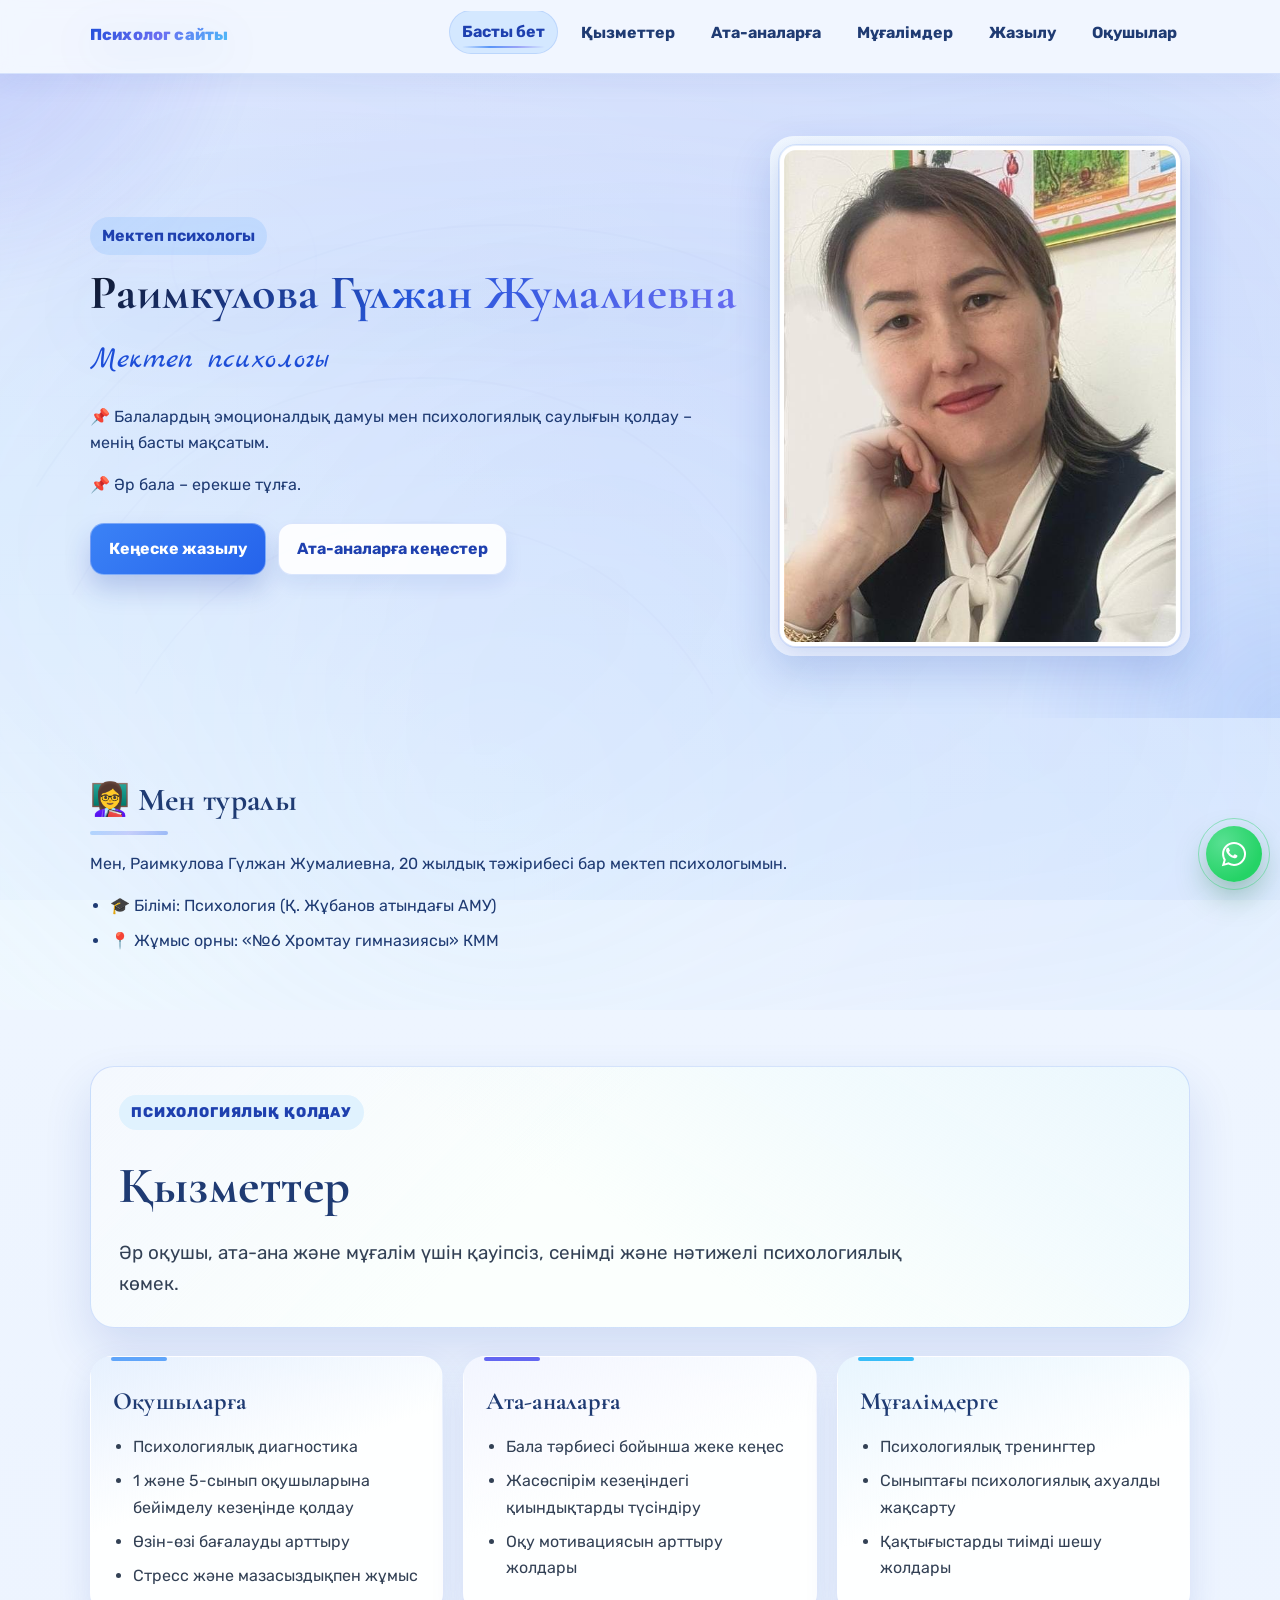
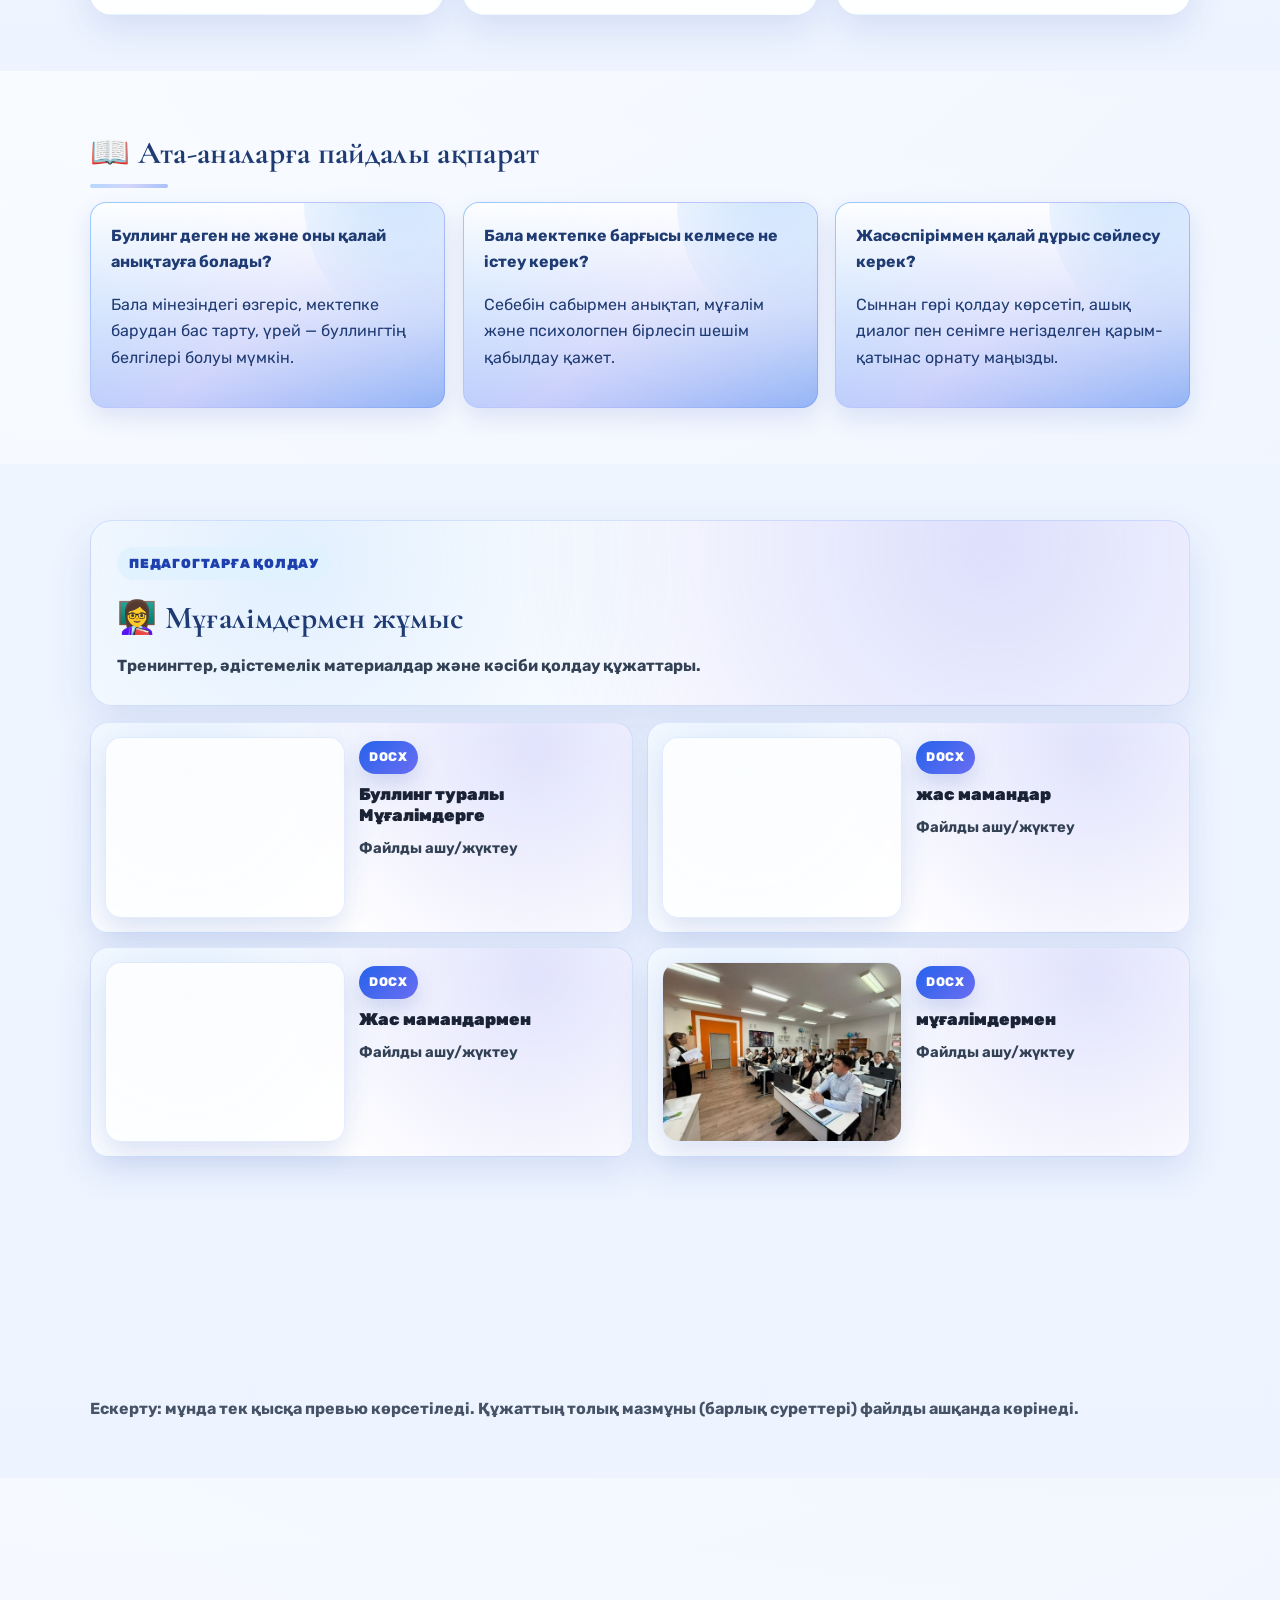
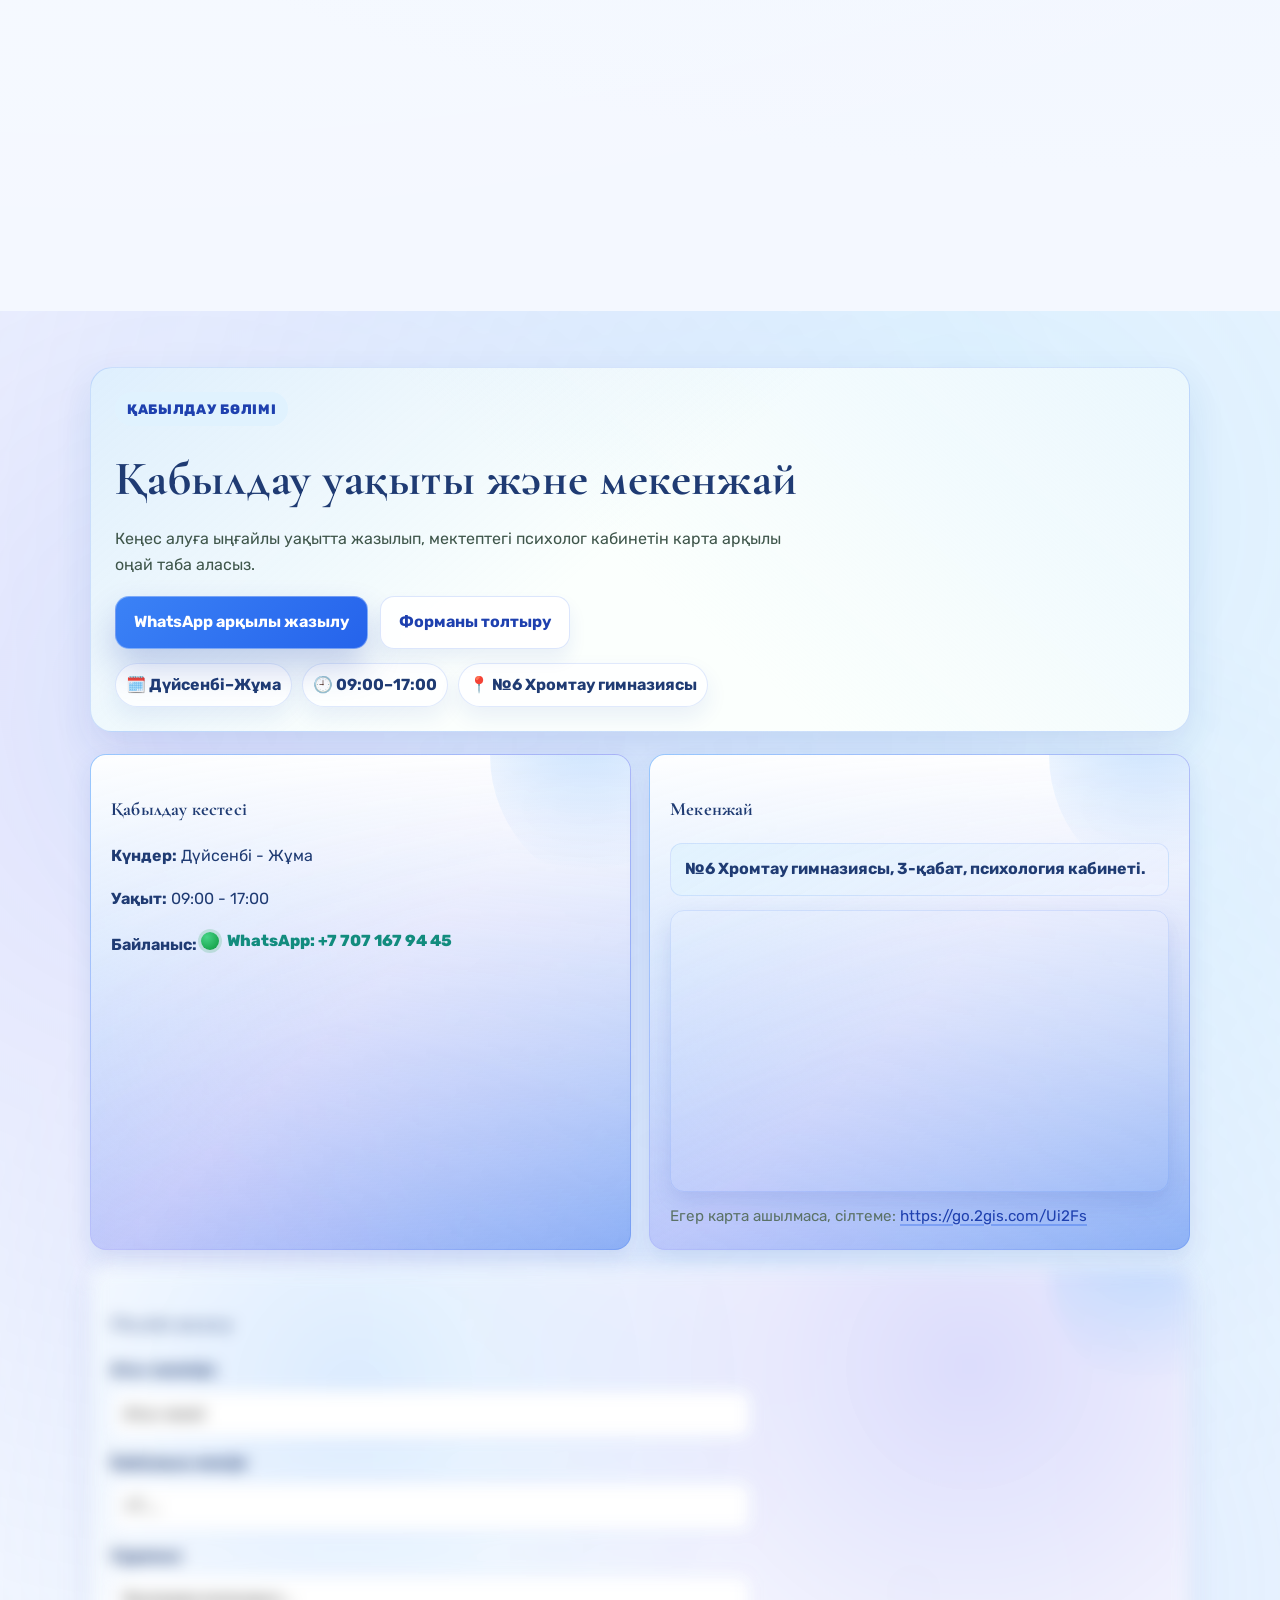
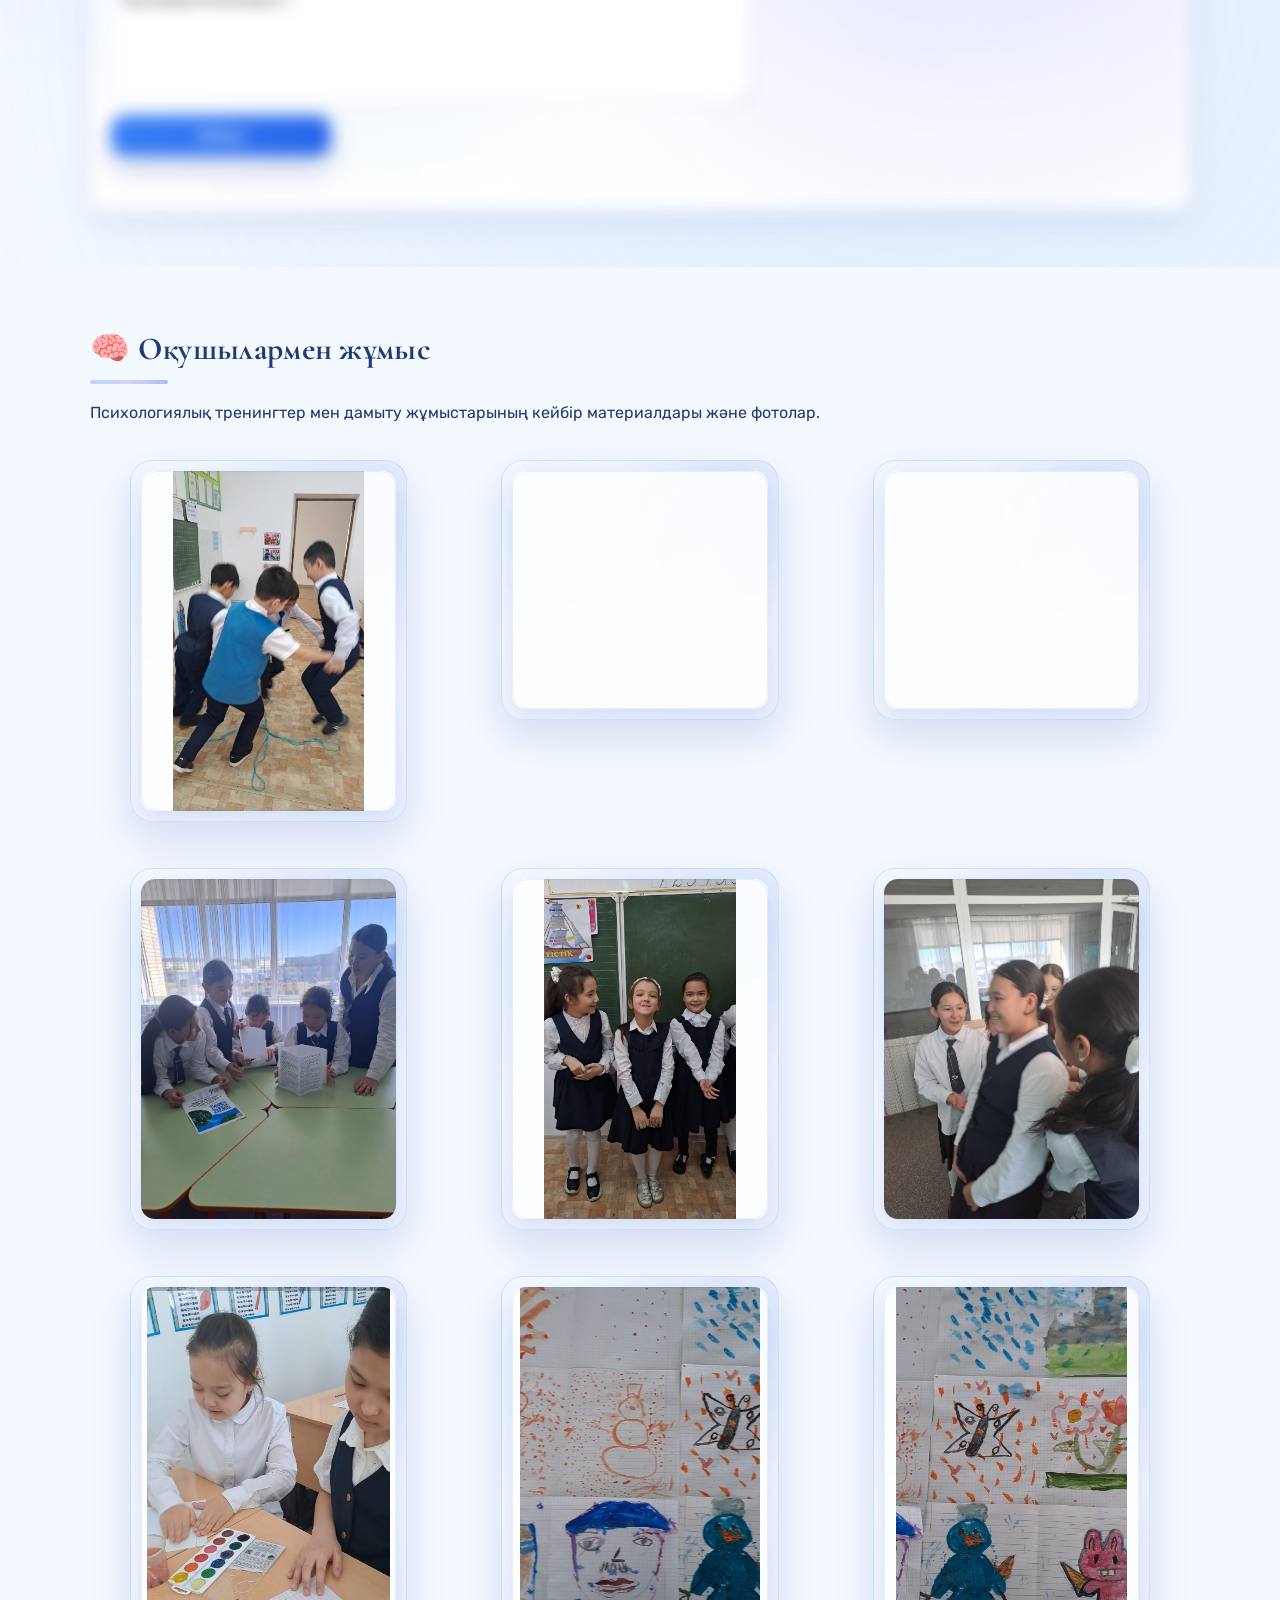
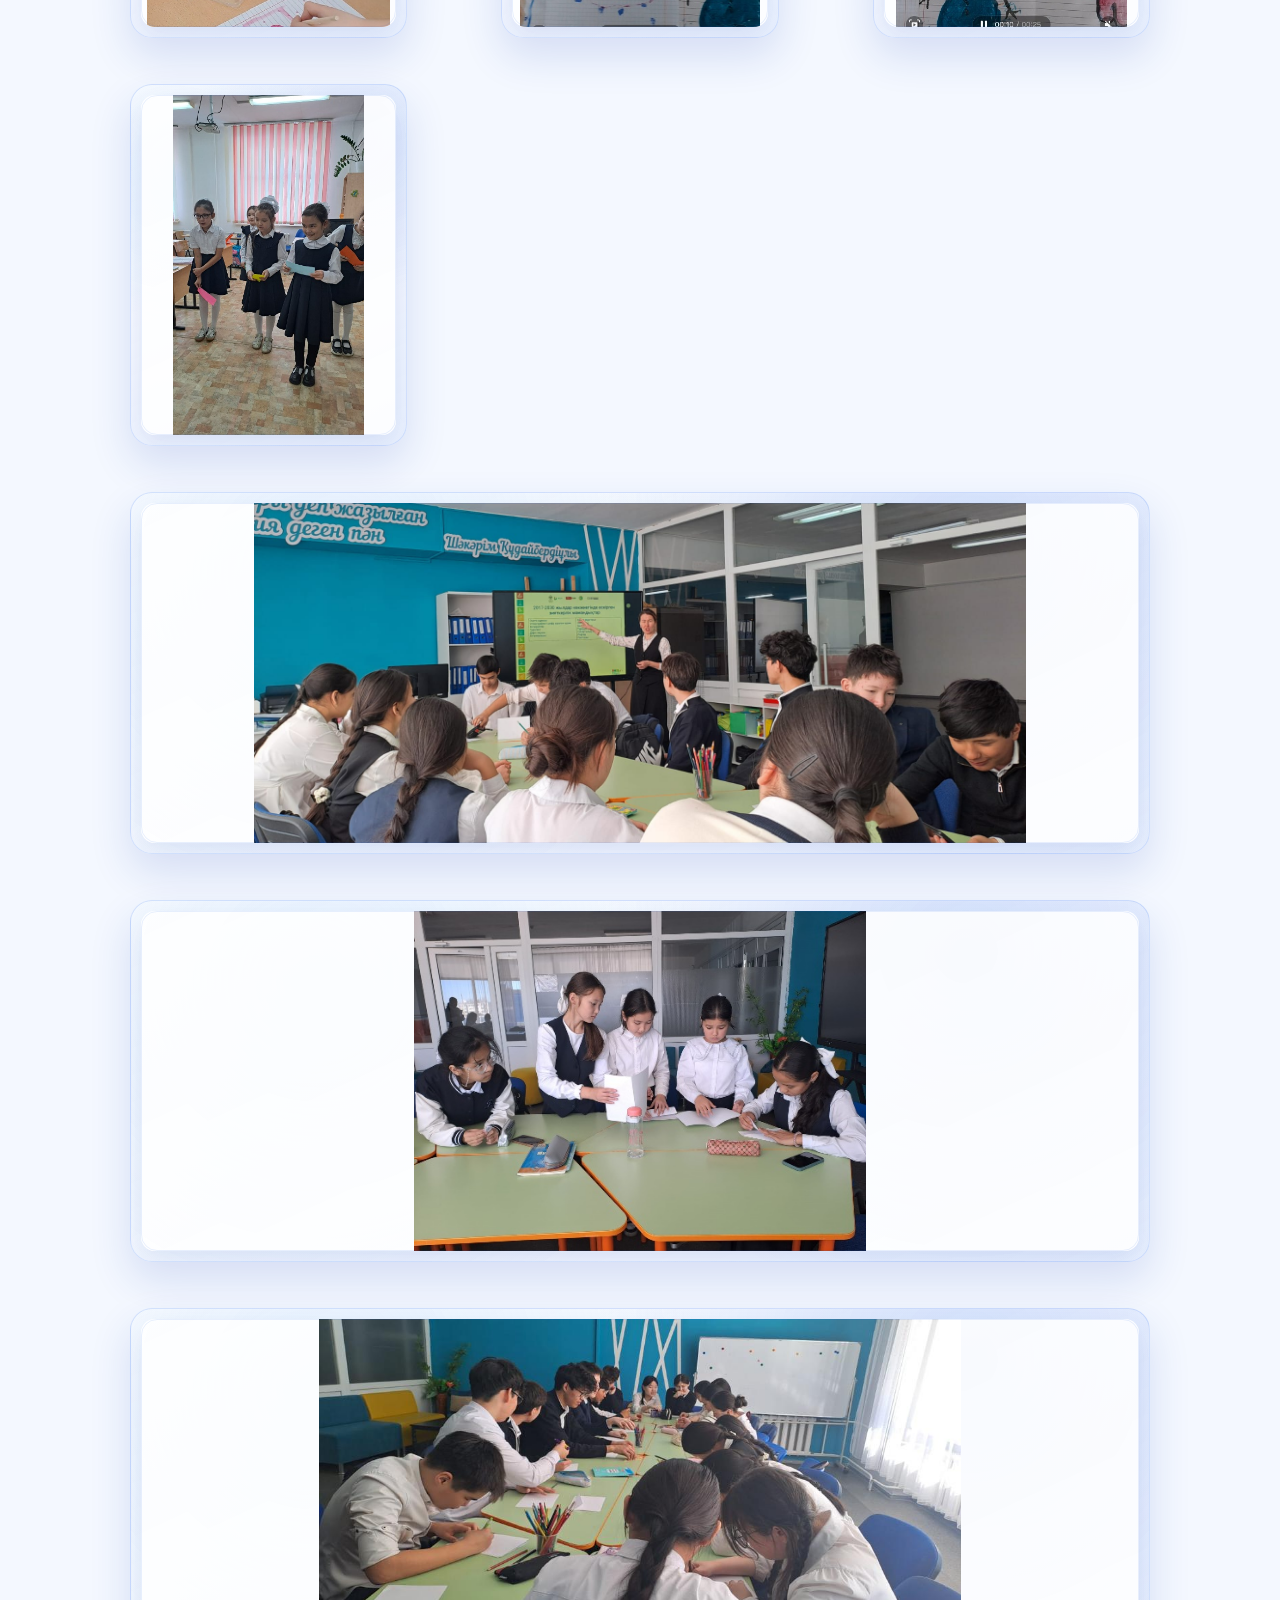
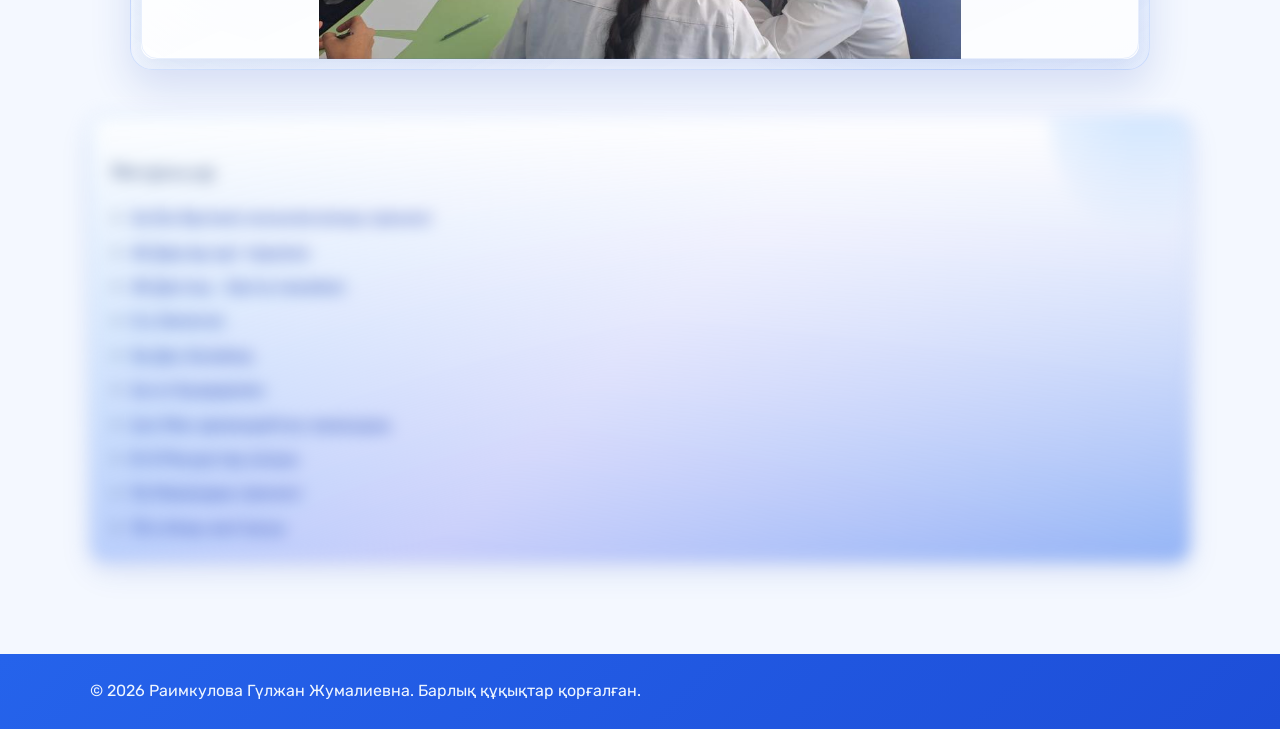
<file: index.html>
﻿<!doctype html>
<html lang="kk">
  <head>
    <meta charset="UTF-8" />
    <meta name="viewport" content="width=device-width, initial-scale=1.0" />
    <script>
      document.documentElement.classList.add('js');
    </script>
    <title>Басты бет — Раимкулова Гүлжан Жумалиевна</title>
    <link rel="preconnect" href="https://fonts.googleapis.com" />
    <link rel="preconnect" href="https://fonts.gstatic.com" crossorigin />
    <link href="https://fonts.googleapis.com/css2?family=Rubik:wght@400;500;600;700;800&family=Manrope:wght@400;500;600;700;800&family=Cormorant+Garamond:wght@500;600;700&family=Marck+Script&display=swap" rel="stylesheet" />
    <link rel="stylesheet" href="styles.css" />
  </head>
  <body class="page page-enter">
    <header class="site-header">
      <nav class="container nav">
        <a class="brand" href="#home">Психолог сайты</a>
        <div class="menu">
          <a class="active" href="#home">Басты бет</a>
          <a href="#services">Қызметтер</a>
          <a href="#parents">Ата-аналарға</a>
          <a href="#teachers">Мұғалімдер</a>
          <a href="#booking">Жазылу</a>
          <a href="#students">Оқушылар</a>
        </div>
      </nav>
      <div class="scroll-progress" aria-hidden="true"></div>
    </header>

    <main>
      <section class="hero" id="home">
        <div class="container hero__layout">
          <div>
            <p class="hero__badge">Мектеп психологы</p>
            <h1>Раимкулова Гүлжан Жумалиевна</h1>
            <p class="hero__subtitle">Мектеп психологы</p>
            <p>📌 Балалардың эмоционалдық дамуы мен психологиялық саулығын қолдау – менің басты мақсатым.</p>
            <p>📌 Әр бала – ерекше тұлға.</p>
            <div class="hero__actions">
              <a class="button button--primary" href="#booking">Кеңеске жазылу</a>
              <a class="button button--secondary" href="#parents">Ата-аналарға кеңестер</a>
            </div>
          </div>
          <div class="photo-frame hero__photo-frame">
            <img class="photo" src="apai.jpeg" alt="Раимқұлова Гүлжан Жұмағалиевна" />
          </div>
        </div>
      </section>

      <section class="section" id="about">
        <div class="container">
          <h2>👩‍🏫 Мен туралы</h2>
          <p>Мен, Раимкулова Гүлжан Жумалиевна, 20 жылдық тәжірибесі бар мектеп психологымын.</p>
          <ul class="list">
            <li>🎓 Білімі: Психология (Қ. Жұбанов атындағы АМУ)</li>
            <li>📍 Жұмыс орны: «№6 Хромтау гимназиясы» КММ</li>
          </ul>
        </div>
      </section>

      <section class="section section--soft" id="services">
        <div class="container">
          <div class="services__hero">
            <p class="services__eyebrow">Психологиялық қолдау</p>
            <h2 class="services__title">Қызметтер</h2>
            <p class="services__lead">Әр оқушы, ата-ана және мұғалім үшін қауіпсіз, сенімді және нәтижелі психологиялық көмек.</p>
          </div>
          <div class="services-grid">
            <article class="service-card service-card--students">
              <h3>Оқушыларға</h3>
              <ul class="list">
                <li>Психологиялық диагностика</li>
                <li>1 және 5-сынып оқушыларына бейімделу кезеңінде қолдау</li>
                <li>Өзін-өзі бағалауды арттыру</li>
                <li>Стресс және мазасыздықпен жұмыс</li>
              </ul>
            </article>
            <article class="service-card service-card--parents">
              <h3>Ата-аналарға</h3>
              <ul class="list">
                <li>Бала тәрбиесі бойынша жеке кеңес</li>
                <li>Жасөспірім кезеңіндегі қиындықтарды түсіндіру</li>
                <li>Оқу мотивациясын арттыру жолдары</li>
              </ul>
            </article>
            <article class="service-card service-card--teachers">
              <h3>Мұғалімдерге</h3>
              <ul class="list">
                <li>Психологиялық тренингтер</li>
                <li>Сыныптағы психологиялық ахуалды жақсарту</li>
                <li>Қақтығыстарды тиімді шешу жолдары</li>
              </ul>
            </article>
          </div>
        </div>
      </section>

      <section class="section" id="parents">
        <div class="container">
          <h2>📖 Ата-аналарға пайдалы ақпарат</h2>
          <div class="card-grid">
            <article class="card"><strong>Буллинг деген не және оны қалай анықтауға болады?</strong><p>Бала мінезіндегі өзгеріс, мектепке барудан бас тарту, үрей — буллингтің белгілері болуы мүмкін.</p></article>
            <article class="card"><strong>Бала мектепке барғысы келмесе не істеу керек?</strong><p>Себебін сабырмен анықтап, мұғалім және психологпен бірлесіп шешім қабылдау қажет.</p></article>
            <article class="card"><strong>Жасөспіріммен қалай дұрыс сөйлесу керек?</strong><p>Сыннан гөрі қолдау көрсетіп, ашық диалог пен сенімге негізделген қарым-қатынас орнату маңызды.</p></article>
          </div>
        </div>
      </section>

      <section class="section section--soft" id="teachers">
        <div class="container">
          <div class="teachers__hero">
            <p class="teachers__eyebrow">Педагогтарға қолдау</p>
            <h2 class="teachers__title">👩‍🏫 Мұғалімдермен жұмыс</h2>
            <p class="teachers__lead">Тренингтер, әдістемелік материалдар және кәсіби қолдау құжаттары.</p>
          </div>
          <div class="doc-grid" aria-label="Құжаттар">
            <a class="doc-card doc-card--thumb" href="Буллинг туралы Мұғалімдерге.docx" target="_blank" rel="noopener noreferrer">
              <img class="doc-card__thumb" src="dep.jpg" alt="Буллинг туралы Мұғалімдерге" loading="lazy" decoding="async" />
              <span class="doc-card__body">
                <span class="doc-card__icon" aria-hidden="true">DOCX</span>
                <span class="doc-card__title">Буллинг туралы Мұғалімдерге</span>
                <span class="doc-card__meta">Файлды ашу/жүктеу</span>
              </span>
            </a>
            <a class="doc-card doc-card--thumb" href="жас мамандар.docx" target="_blank" rel="noopener noreferrer">
              <img class="doc-card__thumb" src="seep.jpg" alt="жас мамандар" loading="lazy" decoding="async" />
              <span class="doc-card__body">
                <span class="doc-card__icon" aria-hidden="true">DOCX</span>
                <span class="doc-card__title">жас мамандар</span>
                <span class="doc-card__meta">Файлды ашу/жүктеу</span>
              </span>
            </a>
            <a class="doc-card doc-card--thumb" href="Жас мамандармен.docx" target="_blank" rel="noopener noreferrer">
              <img class="doc-card__thumb" src="guli.jpg" alt="Жас мамандармен" loading="lazy" decoding="async" />
              <span class="doc-card__body">
                <span class="doc-card__icon" aria-hidden="true">DOCX</span>
                <span class="doc-card__title">Жас мамандармен</span>
                <span class="doc-card__meta">Файлды ашу/жүктеу</span>
              </span>
            </a>
            <a class="doc-card doc-card--thumb" href="мұғалімдермен.docx" target="_blank" rel="noopener noreferrer">
              <img class="doc-card__thumb" src="ggg.jpg" alt="мұғалімдермен" loading="lazy" decoding="async" />
              <span class="doc-card__body">
                <span class="doc-card__icon" aria-hidden="true">DOCX</span>
                <span class="doc-card__title">мұғалімдермен</span>
                <span class="doc-card__meta">Файлды ашу/жүктеу</span>
              </span>
            </a>
            <a class="doc-card doc-card--thumb" href="Педагогтардың эмоционалды күйреуінің алдын алу.docx" target="_blank" rel="noopener noreferrer">
              <img class="doc-card__thumb" src="deo.jpg" alt="Педагогтардың эмоционалды күйреуінің алдын алу" loading="lazy" decoding="async" />
              <span class="doc-card__body">
                <span class="doc-card__icon" aria-hidden="true">DOCX</span>
                <span class="doc-card__title">Педагогтардың эмоционалды күйреуінің алдын алу</span>
                <span class="doc-card__meta">Файлды ашу/жүктеу</span>
              </span>
            </a>
          </div>
          <p class="doc-note">Ескерту: мұнда тек қысқа превью көрсетіледі. Құжаттың толық мазмұны (барлық суреттері) файлды ашқанда көрінеді.</p>
        </div>
      </section>

      <section class="section section--soft" aria-label="Жиі сұрақтар">
        <div class="container">
          <h2>❓ Жиі қойылатын сұрақтар</h2>
          <div class="faq">
            <details>
              <summary>Балам сабақта зейінін шоғырландыра алмайды. Не істеу керек?</summary>
              <p>Күн тәртібін реттеп, экран уақытын азайтып, қысқа үзілістермен оқу әдісін қолданыңыз. Қажет болса, психолог диагностика жүргізеді.</p>
            </details>
            <details>
              <summary>Бала тұйық болып кетті, достарымен араласпайды. Бұл қауіпті ме?</summary>
              <p>Бұл өтпелі кезең белгісі болуы мүмкін, бірақ ұзаққа созылса маманмен кеңескен дұрыс. Ерте қолдау көрсету өте маңызды.</p>
            </details>
            <details>
              <summary>Емтихан алдында қатты қобалжу қалыпты ма?</summary>
              <p>Иә, бірақ ол оқуына кедергі жасаса тыныс алу жаттығулары, релаксация және психологиялық қолдау қажет.</p>
            </details>
            <details>
              <summary>Бала ашушаң болып кетті. Қалай әрекет ету керек?</summary>
              <p>Эмоциясын жоққа шығармай, «сені түсінемін» деп қабылдап, бірге шешім іздеңіз. Қарым-қатынаста тұрақты шекара маңызды.</p>
            </details>
          </div>
        </div>
      </section>

      <section class="section appointment" id="booking">
        <div class="container">
          <div class="appointment__hero">
            <p class="appointment__eyebrow">Қабылдау бөлімі</p>
            <h2 class="appointment__title">Қабылдау уақыты және мекенжай</h2>
            <p class="appointment__lead">Кеңес алуға ыңғайлы уақытта жазылып, мектептегі психолог кабинетін карта арқылы оңай таба аласыз.</p>
            <div class="booking-actions">
              <a class="button button--primary booking-actions__primary" href="https://wa.me/77071679445" target="_blank" rel="noopener noreferrer">WhatsApp арқылы жазылу</a>
              <a class="button button--secondary booking-actions__secondary" href="#booking-form">Форманы толтыру</a>
            </div>
            <div class="booking-chips" aria-label="Жылдам ақпарат">
              <span class="chip">🗓️ Дүйсенбі–Жұма</span>
              <span class="chip">🕘 09:00–17:00</span>
              <span class="chip">📍 №6 Хромтау гимназиясы</span>
            </div>
          </div>
          <div class="appointment-grid">
            <article class="card appointment-card">
              <h3>Қабылдау кестесі</h3>
              <p><strong>Күндер:</strong> Дүйсенбі - Жұма</p>
              <p><strong>Уақыт:</strong> 09:00 - 17:00</p>
              <p><strong>Байланыс:</strong> <a class="whatsapp-link" href="https://wa.me/77071679445" target="_blank" rel="noopener noreferrer">WhatsApp: +7 707 167 94 45</a></p>
            </article>
            <article class="card appointment-card">
              <h3>Мекенжай</h3>
              <p class="appointment-address">№6 Хромтау гимназиясы, 3-қабат, психология кабинеті.</p>
              <div class="appointment-map-wrap">
                <iframe class="appointment-map" src="https://go.2gis.com/Ui2Fs" title="№6 Хромтау гимназиясы карта" loading="lazy"></iframe>
              </div>
              <p class="appointment-note">Егер карта ашылмаса, сілтеме: <a href="https://go.2gis.com/Ui2Fs" target="_blank" rel="noopener noreferrer">https://go.2gis.com/Ui2Fs</a></p>
            </article>
            <article class="card appointment-card appointment-card--form" id="booking-form">
              <h3>Онлайн жазылу</h3>
              <form class="form" id="appointment-form">
                <label>
                  Аты-жөніңіз
                  <input type="text" name="name" placeholder="Аты-жөні" required />
                </label>
                <label>
                  Байланыс нөмірі
                  <input type="tel" name="phone" placeholder="+7 ..." required />
                </label>
                <label>
                  Сұраныс
                  <textarea name="message" rows="4" placeholder="Қысқаша жазыңыз..."></textarea>
                </label>
                <button type="submit" class="button button--primary">Жіберу</button>
                <p class="form-status" id="form-status" role="status" aria-live="polite"></p>
              </form>
            </article>
          </div>
        </div>
      </section>

      <section class="section" id="students">
        <div class="container">
          <h2>🧠 Оқушылармен жұмыс</h2>
          <p>Психологиялық тренингтер мен дамыту жұмыстарының кейбір материалдары және фотолар.</p>
          <div class="gallery" style="margin: 18px 0 30px;" aria-label="Фотогалерея">
            <figure class="gallery__item">
              <a class="gallery__frame" href="01.jpg" target="_blank" rel="noopener noreferrer">
                <img class="gallery__img" src="01.jpg" alt="Оқушылармен жұмыс — топтық тапсырма" loading="lazy" decoding="async" />
              </a>
            </figure>
            <figure class="gallery__item">
              <a class="gallery__frame" href="02.jpg" target="_blank" rel="noopener noreferrer">
                <img class="gallery__img" src="02.jpg" alt="Оқушылармен жұмыс — талқылау және тапсырма" loading="lazy" decoding="async" />
              </a>
            </figure>
            <figure class="gallery__item">
              <a class="gallery__frame" href="03.jpg" target="_blank" rel="noopener noreferrer">
                <img class="gallery__img" src="03.jpg" alt="Оқушылармен жұмыс — ойын элементтері" loading="lazy" decoding="async" />
              </a>
            </figure>
            <figure class="gallery__item">
              <a class="gallery__frame" href="04.jpg" target="_blank" rel="noopener noreferrer">
                <img class="gallery__img" src="04.jpg" alt="Оқушылармен жұмыс — топтық жаттығу" loading="lazy" decoding="async" />
              </a>
            </figure>
            <figure class="gallery__item">
              <a class="gallery__frame" href="05.jpg" target="_blank" rel="noopener noreferrer">
                <img class="gallery__img" src="05.jpg" alt="Оқушылармен жұмыс — сыныптағы белсенділік" loading="lazy" decoding="async" />
              </a>
            </figure>
            <figure class="gallery__item">
              <a class="gallery__frame" href="06.jpg" target="_blank" rel="noopener noreferrer">
                <img class="gallery__img" src="06.jpg" alt="Оқушылармен жұмыс — қозғалыс ойыны" loading="lazy" decoding="async" />
              </a>
            </figure>
            <figure class="gallery__item">
              <a class="gallery__frame" href="07.jpg" target="_blank" rel="noopener noreferrer">
                <img class="gallery__img" src="07.jpg" alt="Оқушылардың шығармашылық жұмыстары" loading="lazy" decoding="async" />
              </a>
            </figure>
            <figure class="gallery__item">
              <a class="gallery__frame" href="08.jpg" target="_blank" rel="noopener noreferrer">
                <img class="gallery__img" src="08.jpg" alt="Арт-терапия — бояулармен жұмыс" loading="lazy" decoding="async" />
              </a>
            </figure>
            <figure class="gallery__item">
              <a class="gallery__frame" href="09.jpg" target="_blank" rel="noopener noreferrer">
                <img class="gallery__img" src="09.jpg" alt="Оқушылардың суреттері" loading="lazy" decoding="async" />
              </a>
            </figure>
            <figure class="gallery__item">
              <a class="gallery__frame" href="10.jpg" target="_blank" rel="noopener noreferrer">
                <img class="gallery__img" src="10.jpg" alt="Сыныптағы көңілді сәт" loading="lazy" decoding="async" />
              </a>
            </figure>
            <figure class="gallery__item gallery__item--wide">
              <a class="gallery__frame" href="11.jpg" target="_blank" rel="noopener noreferrer">
                <img class="gallery__img" src="11.jpg" alt="Тренинг/сабақ барысы — жалпы көрініс" loading="lazy" decoding="async" />
              </a>
            </figure>
            <figure class="gallery__item gallery__item--wide">
              <a class="gallery__frame" href="12.jpg" target="_blank" rel="noopener noreferrer">
                <img class="gallery__img" src="12.jpg" alt="Оқушылар жұмыстары — көрме" loading="lazy" decoding="async" />
              </a>
            </figure>
            <figure class="gallery__item gallery__item--wide">
              <a class="gallery__frame" href="13.jpg" target="_blank" rel="noopener noreferrer">
                <img class="gallery__img" src="13.jpg" alt="Оқушылардың суреттері — ағаш тақырыбы" loading="lazy" decoding="async" />
              </a>
            </figure>
          </div>
          <div class="card">
            <h3>Материалдар</h3>
            <ul class="list file-list">
              <li><a href="3а Біз біргеміз психологиялық тренинг.docx" target="_blank" rel="noopener noreferrer">3а Біз біргеміз психологиялық тренинг</a></li>
              <li><a href="4б Дақтар арт терапия.docx" target="_blank" rel="noopener noreferrer">4б Дақтар арт терапия</a></li>
              <li><a href="4б достық-басты ғажайып.docx" target="_blank" rel="noopener noreferrer">4б Достық - басты ғажайып</a></li>
              <li><a href="5 в Эмпатия.docx" target="_blank" rel="noopener noreferrer">5 в Эмпатия</a></li>
              <li><a href="5в дос болайық.docx" target="_blank" rel="noopener noreferrer">5в Дос болайық</a></li>
              <li><a href="6а кл қыздармен.docx" target="_blank" rel="noopener noreferrer">6а кл Қыздармен</a></li>
              <li><a href="6кл Мен армандайтын мамандық.docx" target="_blank" rel="noopener noreferrer">6кл Мен армандайтын мамандық</a></li>
              <li><a href="8-б Ресурстар ағашы.docx" target="_blank" rel="noopener noreferrer">8-б Ресурстар ағашы</a></li>
              <li><a href="9а Мамандық тренинг.docx" target="_blank" rel="noopener noreferrer">9а Мамандық тренинг</a></li>
              <li><a href="10 ә ағаш жаттығуы.docx" target="_blank" rel="noopener noreferrer">10 ә Ағаш жаттығуы</a></li>
            </ul>
          </div>
        </div>
      </section>
    </main>

        <a class="whatsapp-float" href="https://wa.me/77071679445" target="_blank" rel="noopener noreferrer" aria-label="WhatsApp">
      <svg viewBox="0 0 32 32" aria-hidden="true">
        <path d="M19.11 17.3c-.3-.15-1.76-.87-2.03-.97-.27-.1-.47-.15-.67.15-.2.3-.77.97-.95 1.17-.17.2-.35.22-.65.08-.3-.15-1.28-.47-2.44-1.5-.9-.8-1.5-1.78-1.67-2.08-.18-.3-.02-.46.13-.61.14-.14.3-.35.45-.52.15-.17.2-.3.3-.5.1-.2.05-.37-.03-.52-.08-.15-.67-1.62-.92-2.22-.24-.58-.49-.5-.67-.51-.17 0-.37-.01-.57-.01s-.52.07-.8.37c-.27.3-1.04 1.02-1.04 2.5s1.07 2.9 1.22 3.1c.15.2 2.1 3.2 5.08 4.49.71.31 1.27.49 1.7.62.72.23 1.38.2 1.9.12.58-.09 1.76-.72 2.01-1.42.25-.7.25-1.3.17-1.42-.07-.13-.27-.2-.57-.35z" />
        <path d="M16.05 3.2c-7.05 0-12.76 5.7-12.76 12.75 0 2.24.58 4.43 1.68 6.36L3 29l6.89-1.8a12.7 12.7 0 0 0 6.16 1.57h.01c7.04 0 12.75-5.7 12.75-12.75A12.75 12.75 0 0 0 16.05 3.2zm0 23.43h-.01c-1.9 0-3.77-.51-5.4-1.47l-.39-.23-4.09 1.07 1.09-3.99-.25-.41a10.58 10.58 0 0 1-1.62-5.63c0-5.87 4.78-10.65 10.66-10.65 5.88 0 10.65 4.78 10.65 10.66 0 5.87-4.78 10.65-10.64 10.65z" />
      </svg>
    </a>    <footer class="site-footer">
      <div class="container">© 2026 Раимкулова Гүлжан Жумалиевна. Барлық құқықтар қорғалған.</div>
    </footer>
    <script src="app.js"></script>
  </body>
</html>
</file>
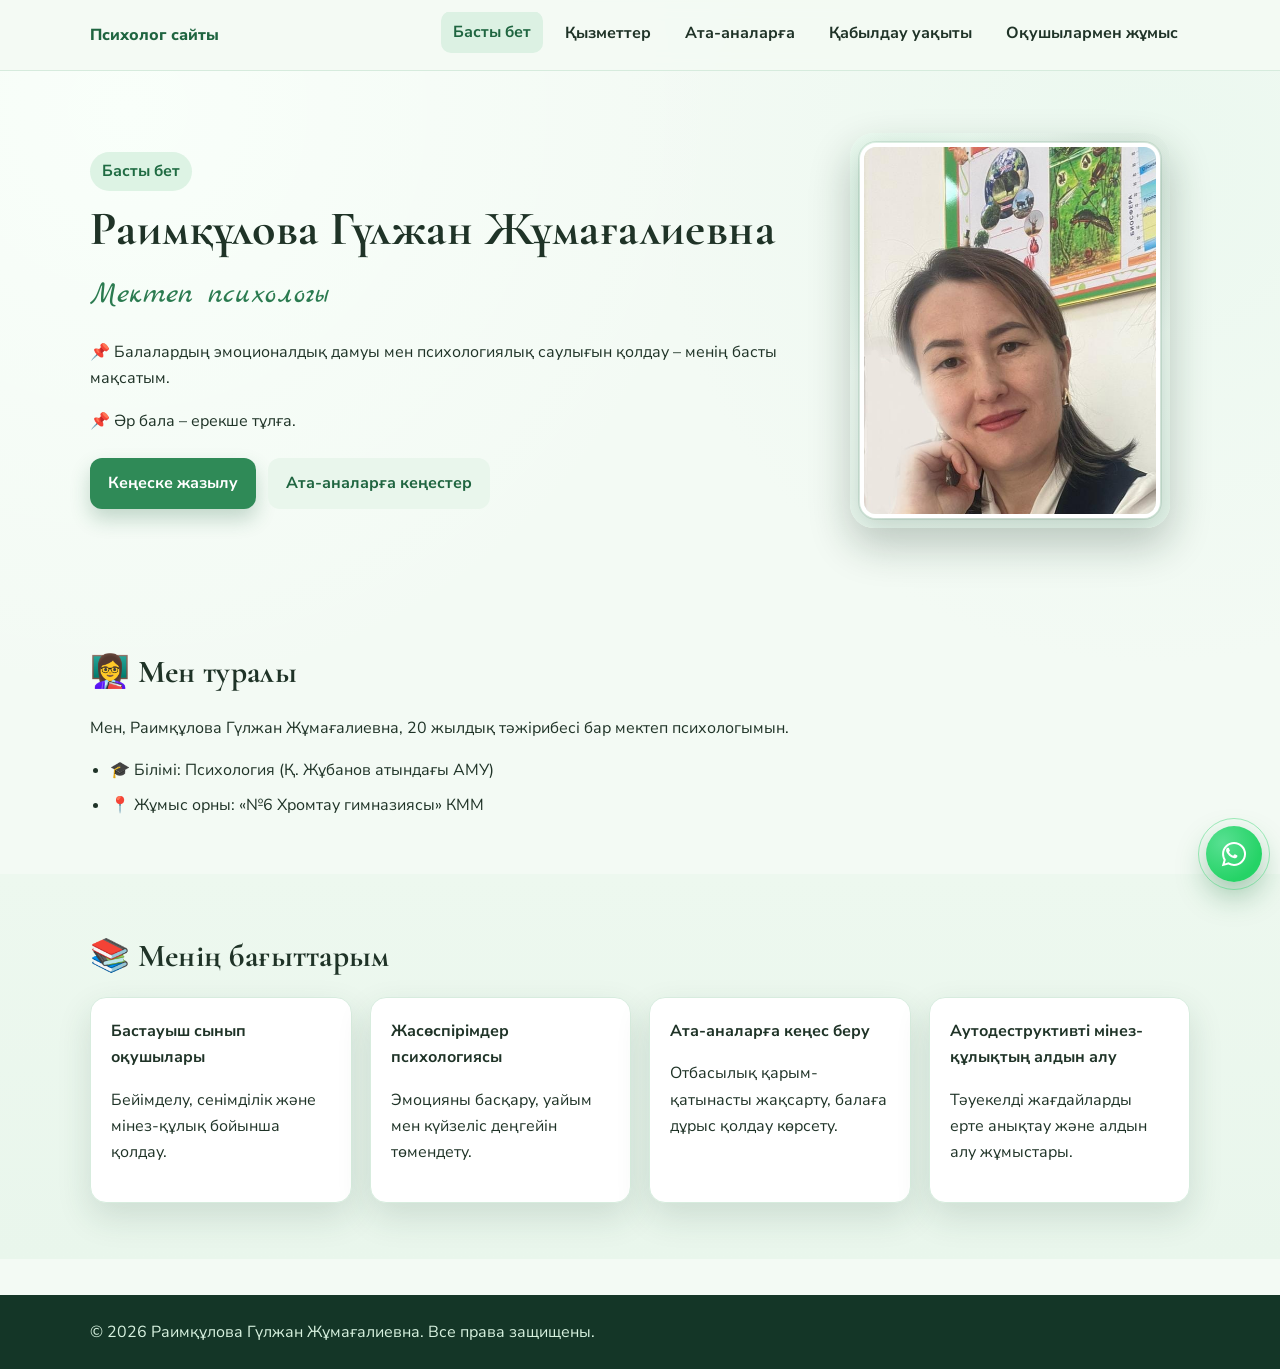
<file: psylogyy/index.html>
﻿<!doctype html>
<html lang="kk">
  <head>
    <meta charset="UTF-8" />
    <meta name="viewport" content="width=device-width, initial-scale=1.0" />
    <title>Басты бет — Раимқұлова Гүлжан Жұмағалиевна</title>
    <link rel="preconnect" href="https://fonts.googleapis.com" />
    <link rel="preconnect" href="https://fonts.gstatic.com" crossorigin />
    <link href="https://fonts.googleapis.com/css2?family=Manrope:wght@400;500;700;800&family=Marck+Script&display=swap" rel="stylesheet" />
    <link rel="stylesheet" href="styles.css" />
  </head>
  <body>
    <header class="site-header">
      <nav class="container nav">
        <a class="brand" href="index.html">Психолог сайты</a>
        <div class="menu">
          <a class="active" href="index.html">Басты бет</a>
          <a href="kyzmetter.html">Қызметтер</a>
          <a href="ata-ana-akparat.html">Ата-аналарға</a>
          <a href="kabyldau-uakyty.html">Қабылдау уақыты</a>
          <a href="okushylarmen-zhumys.html">Оқушылармен жұмыс</a>
        </div>
      </nav>
    </header>

    <main>
      <section class="hero">
        <div class="container hero__layout">
          <div>
            <p class="hero__badge">Басты бет</p>
            <h1>Раимқұлова Гүлжан Жұмағалиевна</h1>
            <p class="hero__subtitle">Мектеп психологы</p>
            <p>📌 Балалардың эмоционалдық дамуы мен психологиялық саулығын қолдау – менің басты мақсатым.</p>
            <p>📌 Әр бала – ерекше тұлға.</p>
            <div class="hero__actions">
              <a class="button button--primary" href="kabyldau-uakyty.html">Кеңеске жазылу</a>
              <a class="button button--secondary" href="ata-ana-akparat.html">Ата-аналарға кеңестер</a>
            </div>
          </div>
          <div class="photo-frame hero__photo-frame">
            <img class="photo" src="apai.jpeg" alt="Раимқұлова Гүлжан Жұмағалиевна" />
          </div>
        </div>
      </section>

      <section class="section">
        <div class="container">
          <h2>👩‍🏫 Мен туралы</h2>
          <p>Мен, Раимқұлова Гүлжан Жұмағалиевна, 20 жылдық тәжірибесі бар мектеп психологымын.</p>
          <ul class="list">
            <li>🎓 Білімі: Психология (Қ. Жұбанов атындағы АМУ)</li>
            <li>📍 Жұмыс орны: «№6 Хромтау гимназиясы» КММ</li>
          </ul>
        </div>
      </section>

      <section class="section section--soft">
        <div class="container">
          <h2>📚 Менің бағыттарым</h2>
          <div class="card-grid">
            <article class="card"><strong>Бастауыш сынып оқушылары</strong><p>Бейімделу, сенімділік және мінез-құлық бойынша қолдау.</p></article>
            <article class="card"><strong>Жасөспірімдер психологиясы</strong><p>Эмоцияны басқару, уайым мен күйзеліс деңгейін төмендету.</p></article>
            <article class="card"><strong>Ата-аналарға кеңес беру</strong><p>Отбасылық қарым-қатынасты жақсарту, балаға дұрыс қолдау көрсету.</p></article>
            <article class="card"><strong>Аутодеструктивті мінез-құлықтың алдын алу</strong><p>Тәуекелді жағдайларды ерте анықтау және алдын алу жұмыстары.</p></article>
          </div>
        </div>
      </section>
    </main>

        <a class="whatsapp-float" href="https://wa.me/77071679445" target="_blank" rel="noopener noreferrer" aria-label="WhatsApp">
      <svg viewBox="0 0 32 32" aria-hidden="true">
        <path d="M19.11 17.3c-.3-.15-1.76-.87-2.03-.97-.27-.1-.47-.15-.67.15-.2.3-.77.97-.95 1.17-.17.2-.35.22-.65.08-.3-.15-1.28-.47-2.44-1.5-.9-.8-1.5-1.78-1.67-2.08-.18-.3-.02-.46.13-.61.14-.14.3-.35.45-.52.15-.17.2-.3.3-.5.1-.2.05-.37-.03-.52-.08-.15-.67-1.62-.92-2.22-.24-.58-.49-.5-.67-.51-.17 0-.37-.01-.57-.01s-.52.07-.8.37c-.27.3-1.04 1.02-1.04 2.5s1.07 2.9 1.22 3.1c.15.2 2.1 3.2 5.08 4.49.71.31 1.27.49 1.7.62.72.23 1.38.2 1.9.12.58-.09 1.76-.72 2.01-1.42.25-.7.25-1.3.17-1.42-.07-.13-.27-.2-.57-.35z" />
        <path d="M16.05 3.2c-7.05 0-12.76 5.7-12.76 12.75 0 2.24.58 4.43 1.68 6.36L3 29l6.89-1.8a12.7 12.7 0 0 0 6.16 1.57h.01c7.04 0 12.75-5.7 12.75-12.75A12.75 12.75 0 0 0 16.05 3.2zm0 23.43h-.01c-1.9 0-3.77-.51-5.4-1.47l-.39-.23-4.09 1.07 1.09-3.99-.25-.41a10.58 10.58 0 0 1-1.62-5.63c0-5.87 4.78-10.65 10.66-10.65 5.88 0 10.65 4.78 10.65 10.66 0 5.87-4.78 10.65-10.64 10.65z" />
      </svg>
    </a>    <footer class="site-footer">
      <div class="container">© 2026 Раимқұлова Гүлжан Жұмағалиевна. Все права защищены.</div>
    </footer>
  </body>
</html>
</file>
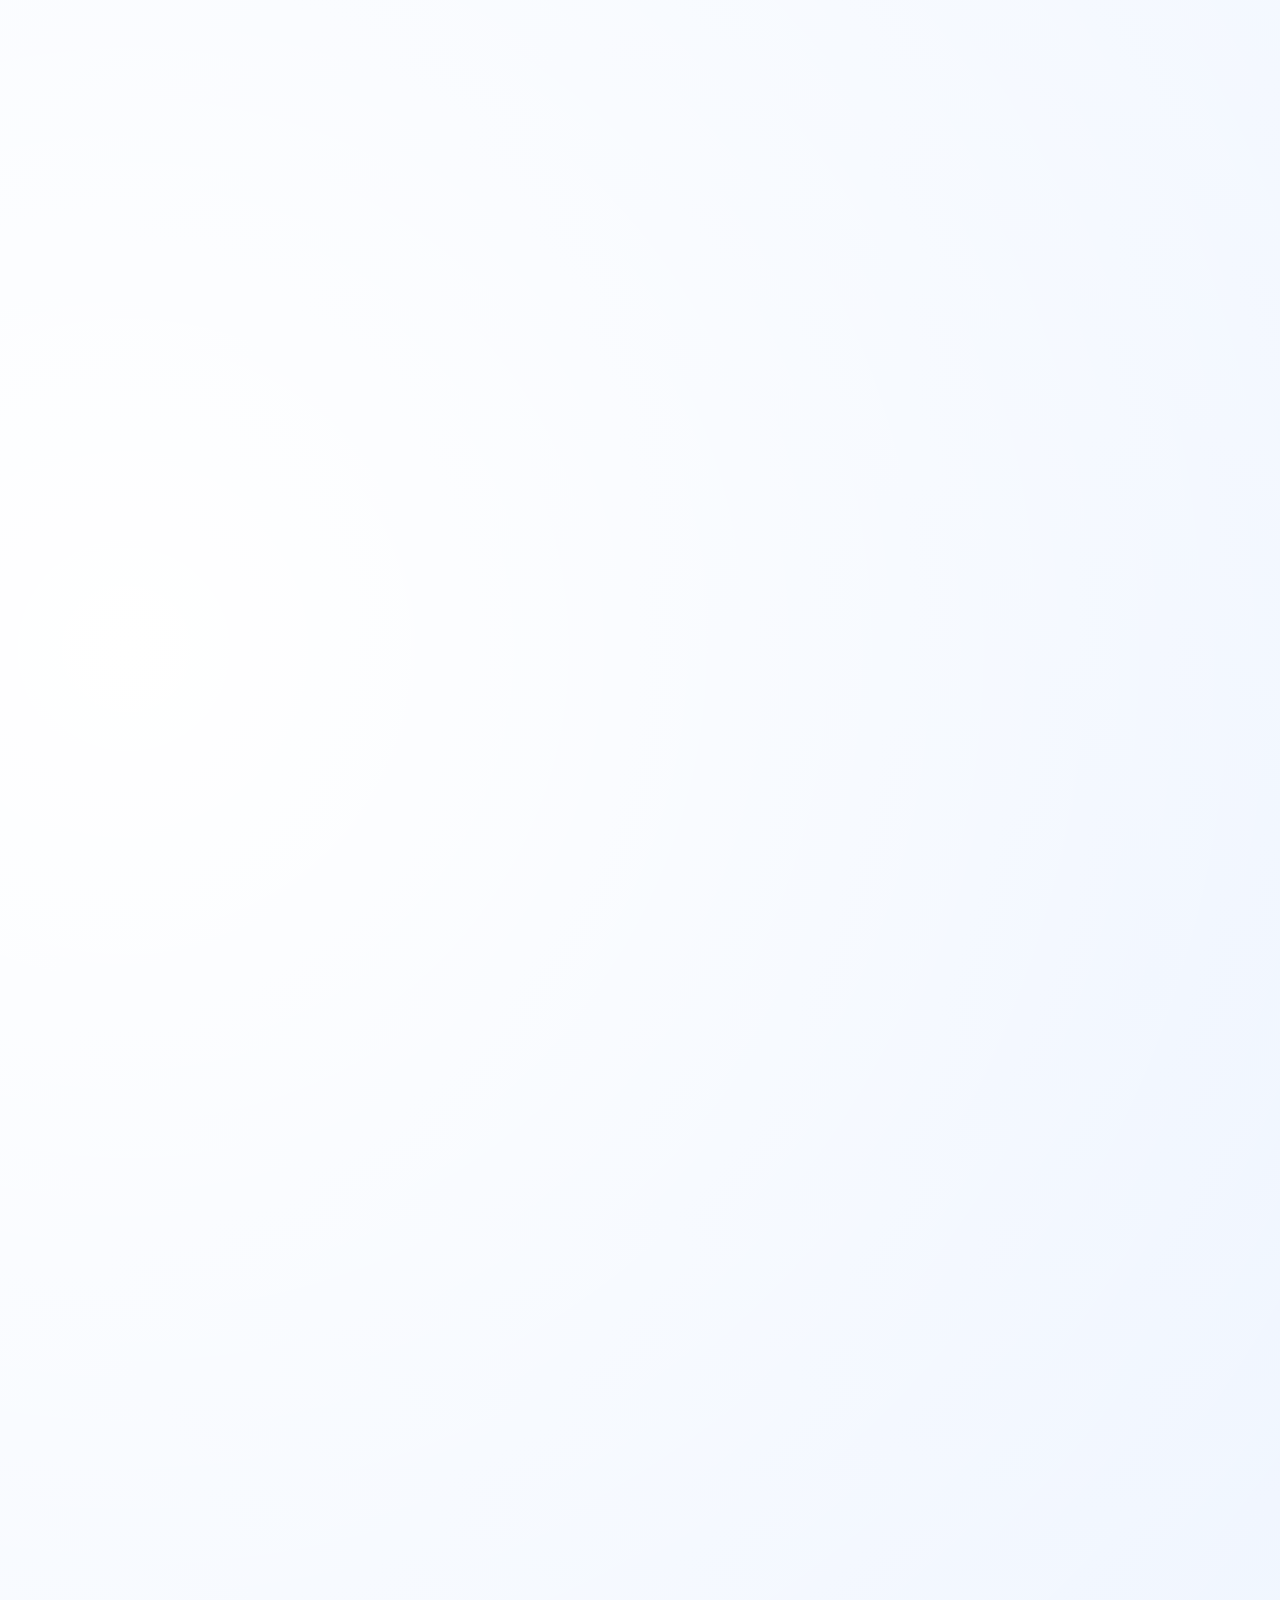
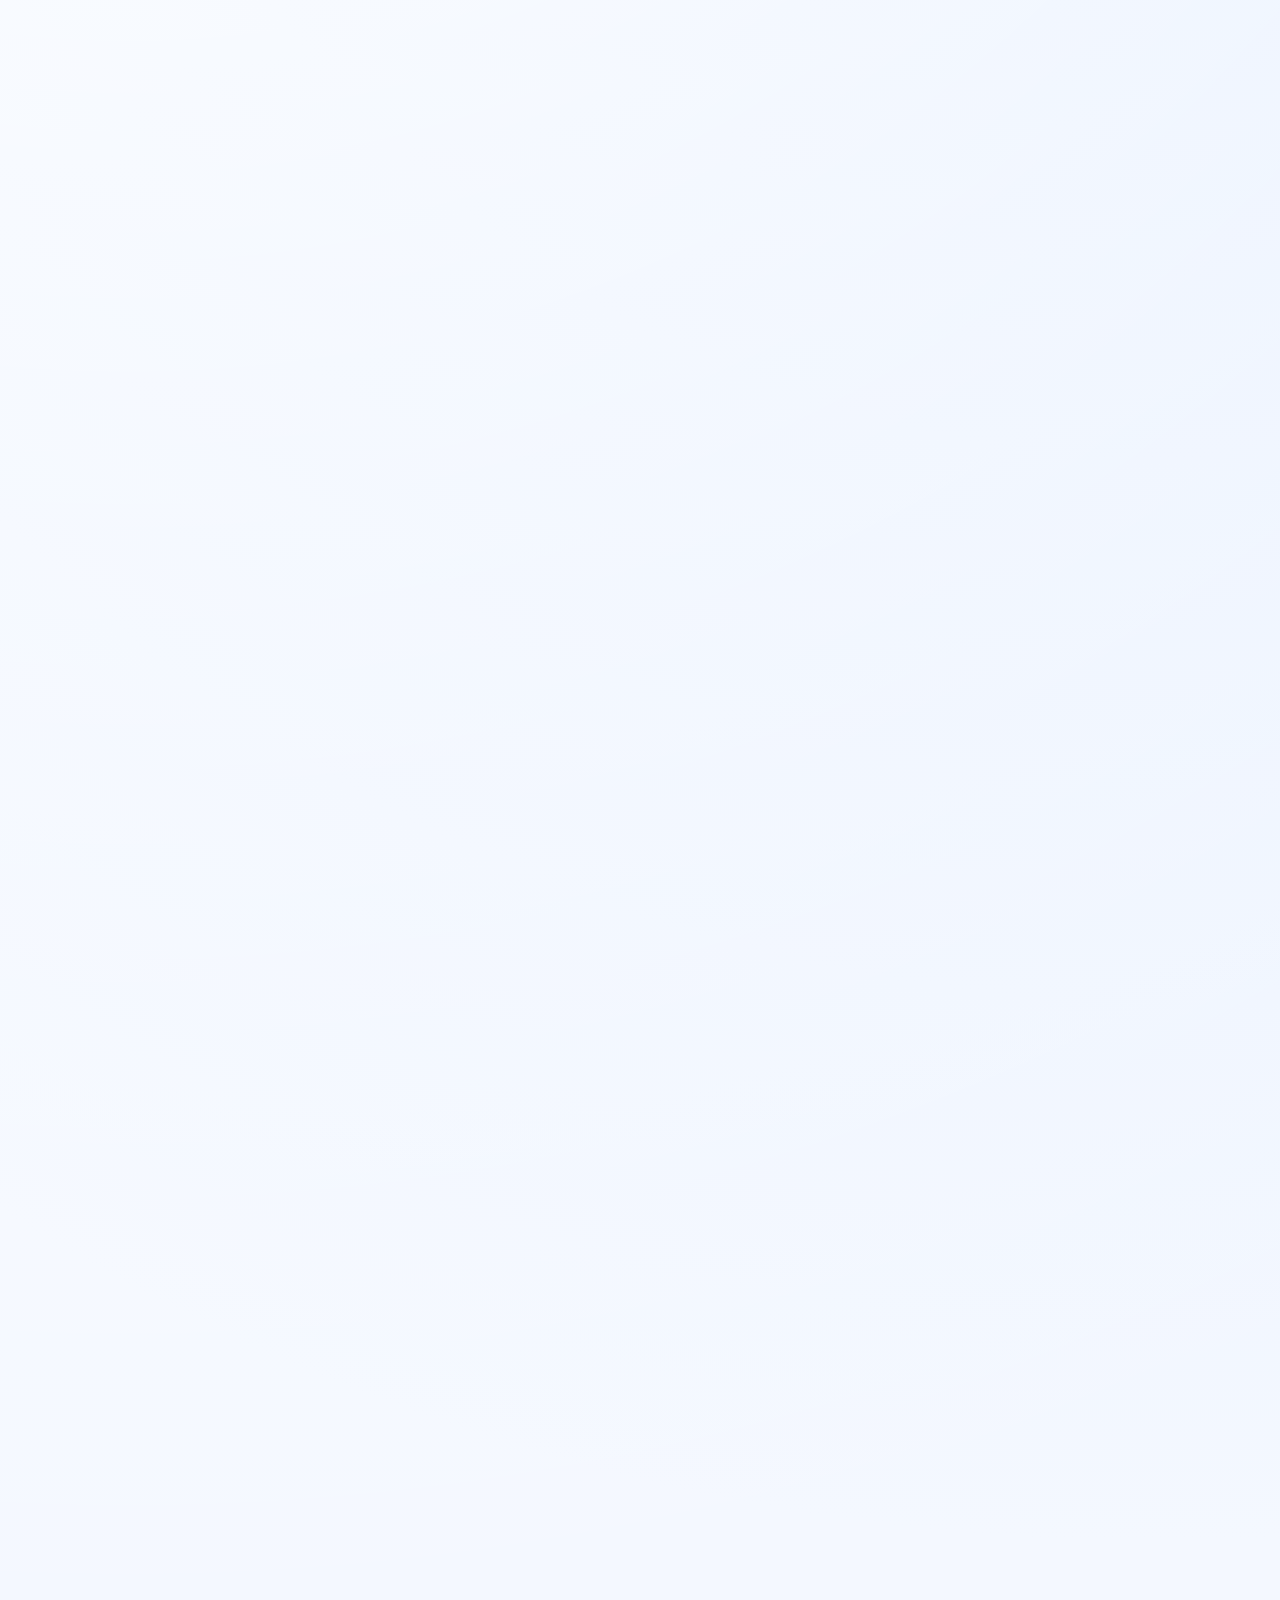
<file: ata-ana-akparat.html>
﻿<!doctype html>
<html lang="kk">
  <head>
    <meta charset="UTF-8" />
    <meta name="viewport" content="width=device-width, initial-scale=1.0" />
    <meta http-equiv="refresh" content="0; url=index.html#parents" />
    <script>
      document.documentElement.classList.add('js');
    </script>
    <title>Ата-аналарға пайдалы ақпарат</title>
    <link rel="preconnect" href="https://fonts.googleapis.com" />
    <link rel="preconnect" href="https://fonts.gstatic.com" crossorigin />
    <link href="https://fonts.googleapis.com/css2?family=Rubik:wght@400;500;600;700;800&family=Manrope:wght@400;500;600;700;800&family=Cormorant+Garamond:wght@500;600;700&family=Marck+Script&display=swap" rel="stylesheet" />
    <link rel="stylesheet" href="styles.css" />
  </head>
  <body class="page page-enter">
    <header class="site-header">
      <nav class="container nav">
        <a class="brand" href="index.html#home">Психолог сайты</a>
        <div class="menu">
          <a href="index.html#home">Басты бет</a>
          <a href="index.html#services">Қызметтер</a>
          <a class="active" href="index.html#parents">Ата-аналарға</a>
          <a href="index.html#booking">Жазылу</a>
          <a href="index.html#students">Оқушылар</a>
        </div>
      </nav>
      <div class="scroll-progress" aria-hidden="true"></div>
    </header>

    <main>
      <section class="section">
        <div class="container">
          <h2>📖 Ата-аналарға пайдалы ақпарат</h2>
          <div class="card-grid">
            <article class="card"><strong>Буллинг деген не және оны қалай анықтауға болады?</strong><p>Бала мінезіндегі өзгеріс, мектепке барудан бас тарту, үрей — буллингтің белгілері болуы мүмкін.</p></article>
            <article class="card"><strong>Бала мектепке барғысы келмесе не істеу керек?</strong><p>Себебін сабырмен анықтап, мұғалім және психологпен бірлесіп шешім қабылдау қажет.</p></article>
            <article class="card"><strong>Жасөспіріммен қалай дұрыс сөйлесу керек?</strong><p>Сыннан гөрі қолдау көрсетіп, ашық диалог пен сенімге негізделген қарым-қатынас орнату маңызды.</p></article>
          </div>
        </div>
      </section>

      <section class="section section--soft">
        <div class="container">
          <h2>❓ Мектеп психологиясындағы жиі қойылатын сұрақтар</h2>
          <div class="faq">
            <details>
              <summary>Балам сабақта зейінін шоғырландыра алмайды. Не істеу керек?</summary>
              <p>Күн тәртібін реттеп, экран уақытын азайтып, қысқа үзілістермен оқу әдісін қолданыңыз. Қажет болса, психолог диагностика жүргізеді.</p>
            </details>
            <details>
              <summary>Бала тұйық болып кетті, достарымен араласпайды. Бұл қауіпті ме?</summary>
              <p>Бұл өтпелі кезең белгісі болуы мүмкін, бірақ ұзаққа созылса маманмен кеңескен дұрыс. Ерте қолдау көрсету өте маңызды.</p>
            </details>
            <details>
              <summary>Емтихан алдында қатты қобалжу қалыпты ма?</summary>
              <p>Иә, бірақ ол оқуына кедергі жасаса тыныс алу жаттығулары, релаксация және психологиялық қолдау қажет.</p>
            </details>
            <details>
              <summary>Бала ашушаң болып кетті. Қалай әрекет ету керек?</summary>
              <p>Эмоциясын жоққа шығармай, «сені түсінемін» деп қабылдап, бірге шешім іздеңіз. Қарым-қатынаста тұрақты шекара маңызды.</p>
            </details>
          </div>
        </div>
      </section>
    </main>

        <a class="whatsapp-float" href="https://wa.me/77071679445" target="_blank" rel="noopener noreferrer" aria-label="WhatsApp">
      <svg viewBox="0 0 32 32" aria-hidden="true">
        <path d="M19.11 17.3c-.3-.15-1.76-.87-2.03-.97-.27-.1-.47-.15-.67.15-.2.3-.77.97-.95 1.17-.17.2-.35.22-.65.08-.3-.15-1.28-.47-2.44-1.5-.9-.8-1.5-1.78-1.67-2.08-.18-.3-.02-.46.13-.61.14-.14.3-.35.45-.52.15-.17.2-.3.3-.5.1-.2.05-.37-.03-.52-.08-.15-.67-1.62-.92-2.22-.24-.58-.49-.5-.67-.51-.17 0-.37-.01-.57-.01s-.52.07-.8.37c-.27.3-1.04 1.02-1.04 2.5s1.07 2.9 1.22 3.1c.15.2 2.1 3.2 5.08 4.49.71.31 1.27.49 1.7.62.72.23 1.38.2 1.9.12.58-.09 1.76-.72 2.01-1.42.25-.7.25-1.3.17-1.42-.07-.13-.27-.2-.57-.35z" />
        <path d="M16.05 3.2c-7.05 0-12.76 5.7-12.76 12.75 0 2.24.58 4.43 1.68 6.36L3 29l6.89-1.8a12.7 12.7 0 0 0 6.16 1.57h.01c7.04 0 12.75-5.7 12.75-12.75A12.75 12.75 0 0 0 16.05 3.2zm0 23.43h-.01c-1.9 0-3.77-.51-5.4-1.47l-.39-.23-4.09 1.07 1.09-3.99-.25-.41a10.58 10.58 0 0 1-1.62-5.63c0-5.87 4.78-10.65 10.66-10.65 5.88 0 10.65 4.78 10.65 10.66 0 5.87-4.78 10.65-10.64 10.65z" />
      </svg>
    </a>    <footer class="site-footer"><div class="container">© 2026 Раимқұлова Гүлжан Жұмағалиевна. Барлық құқықтар қорғалған.</div></footer>
    <script src="app.js"></script>
  </body>
</html>
</file>
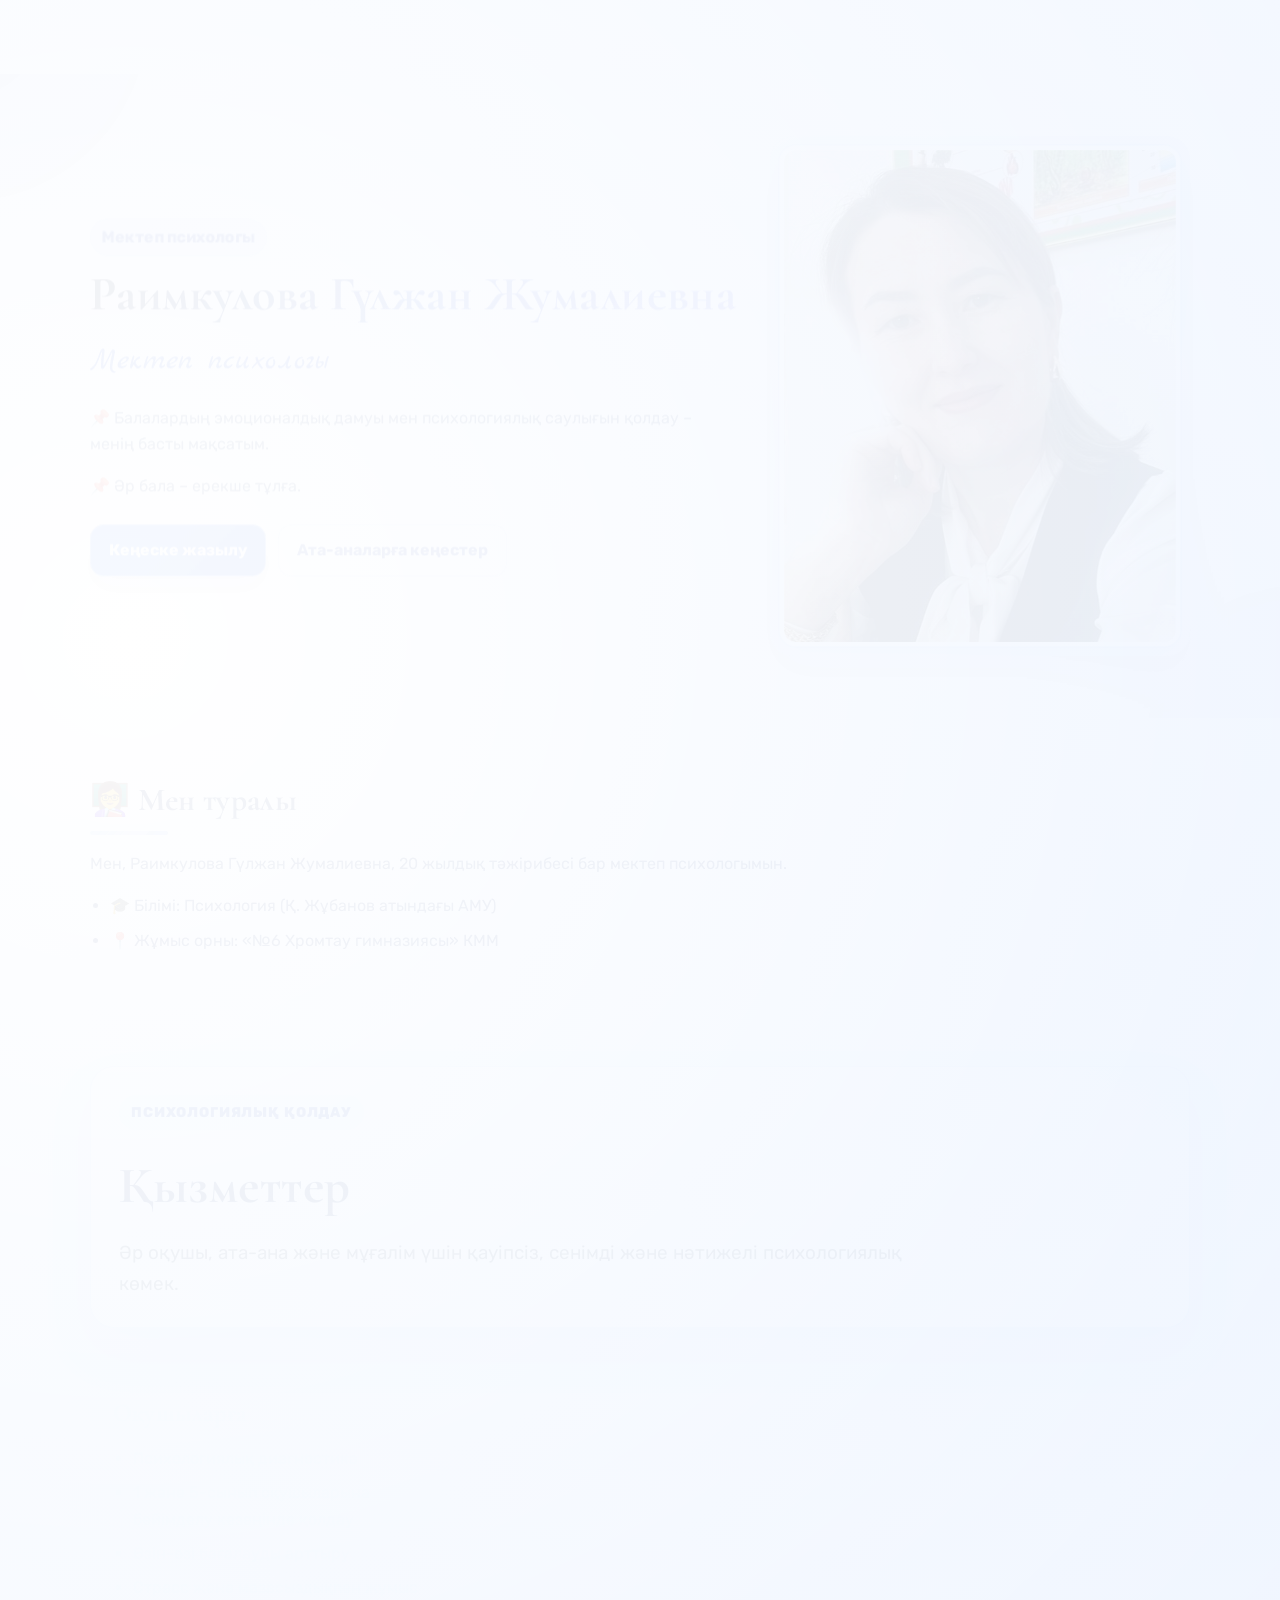
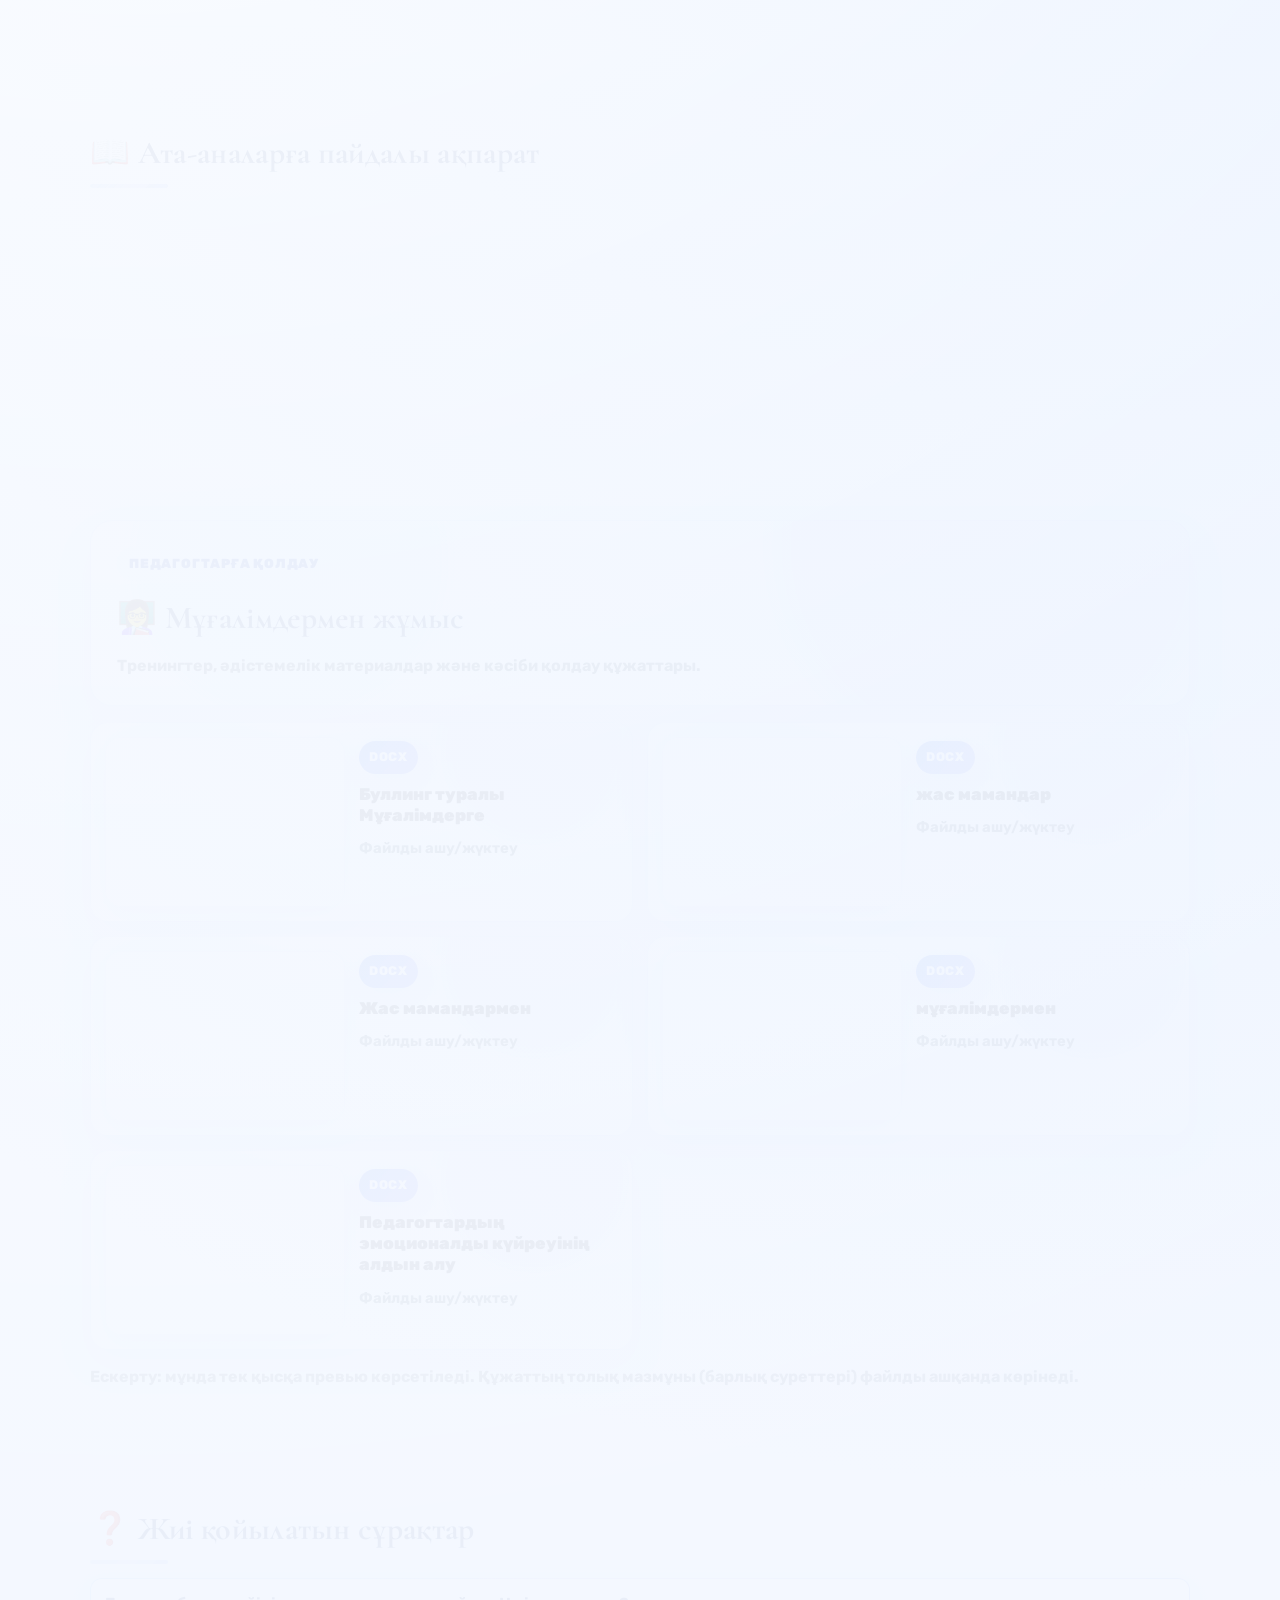
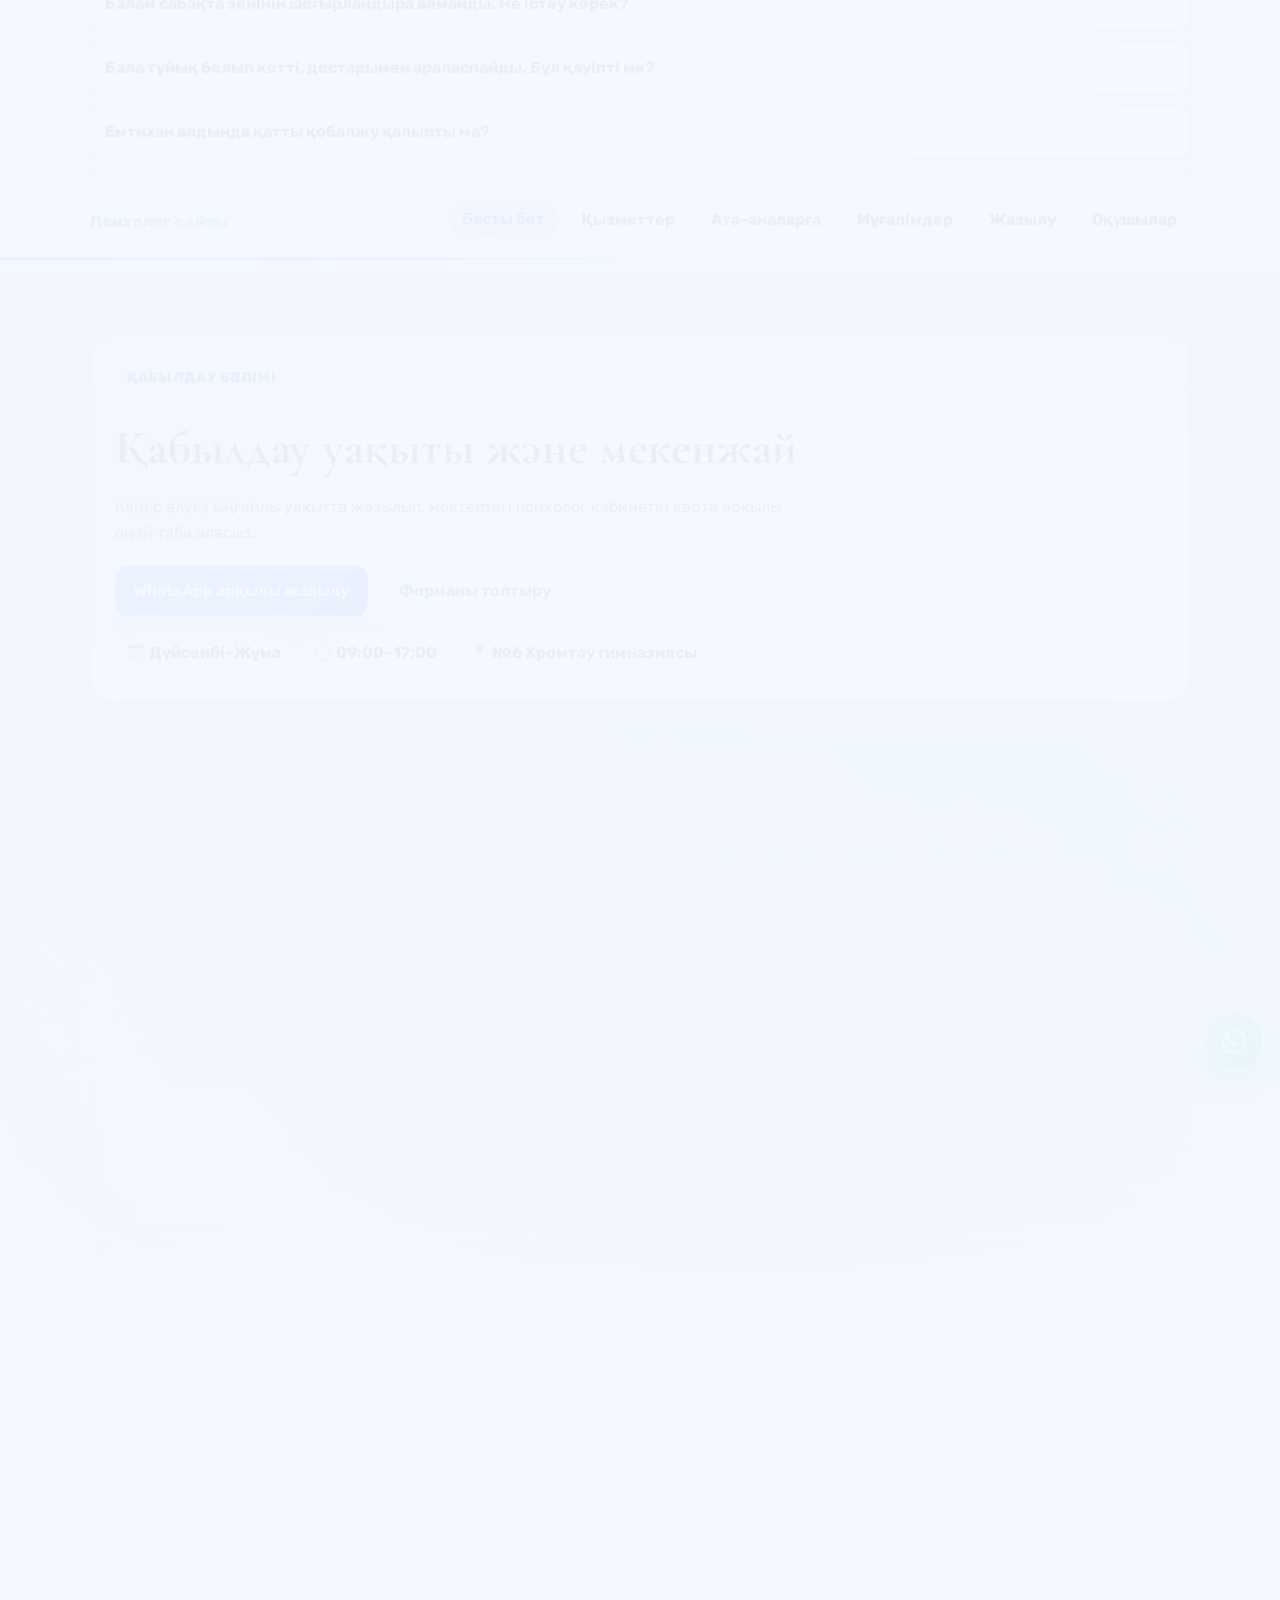
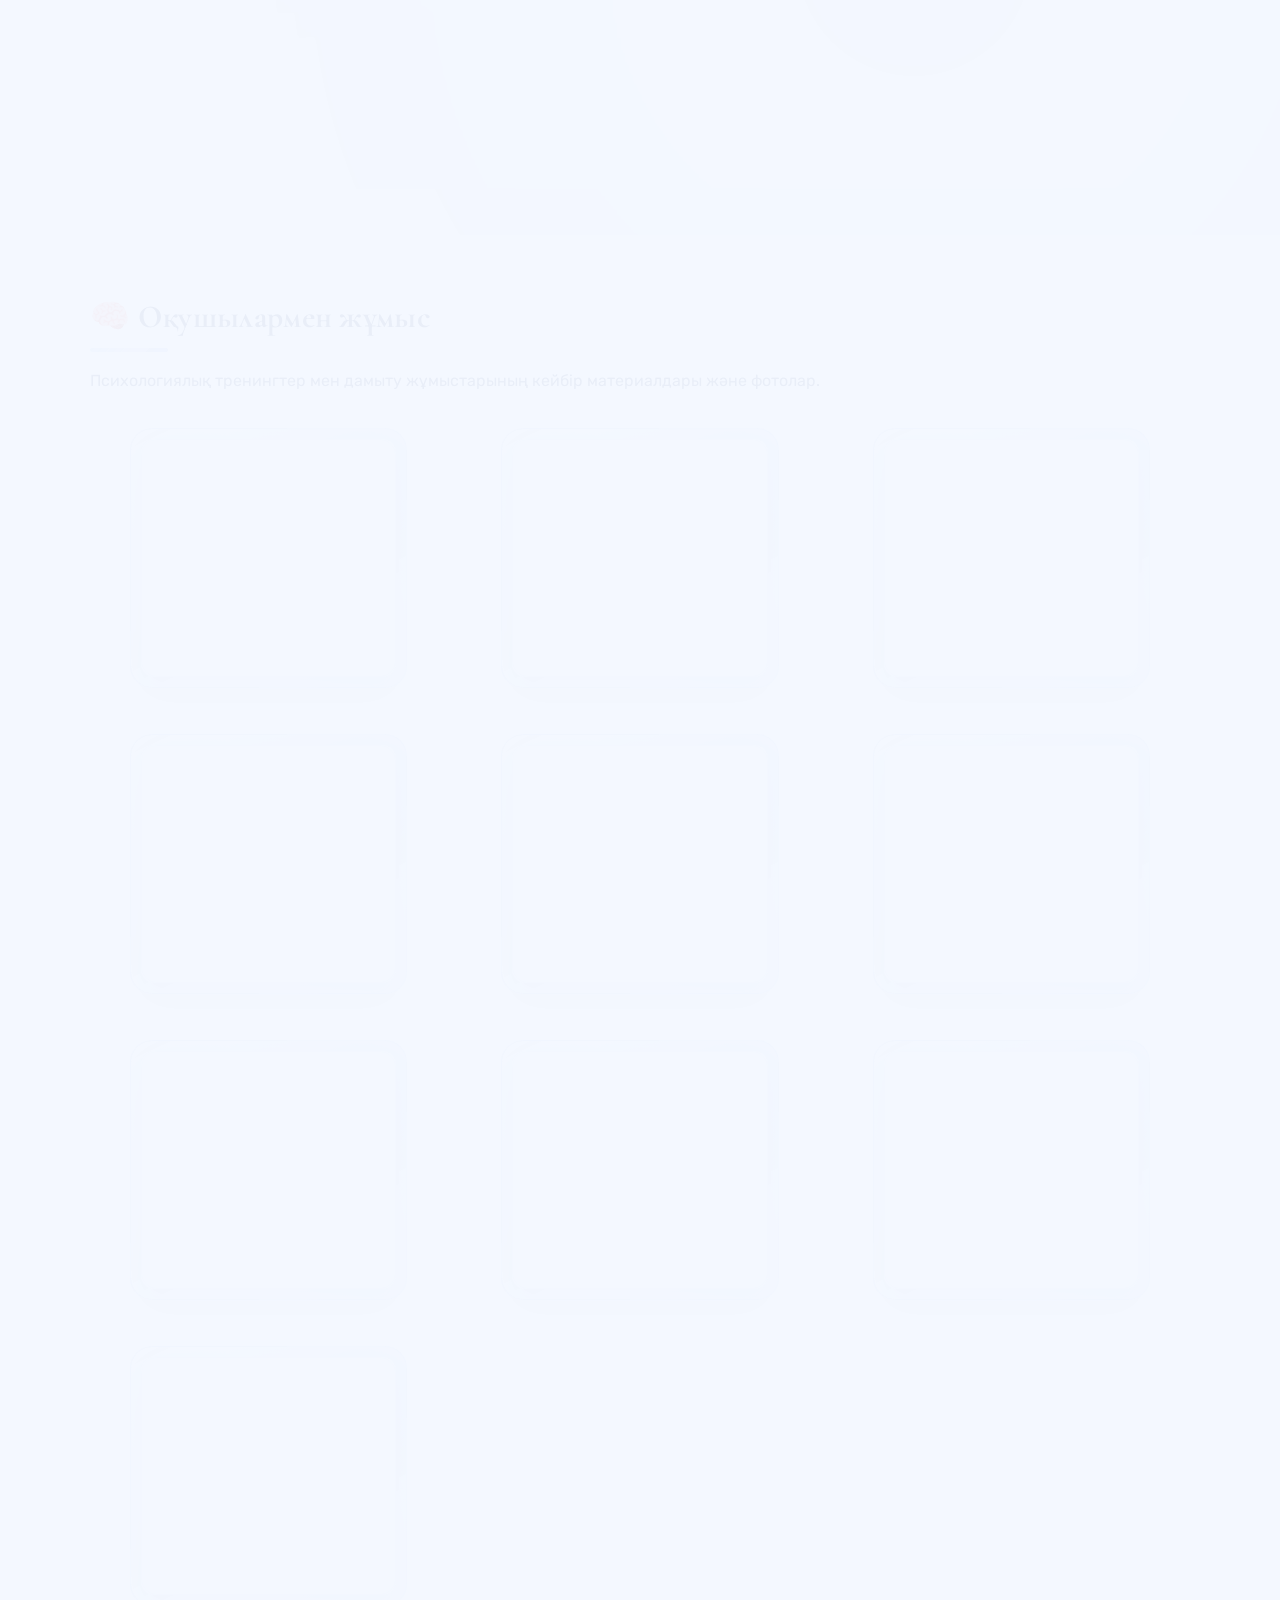
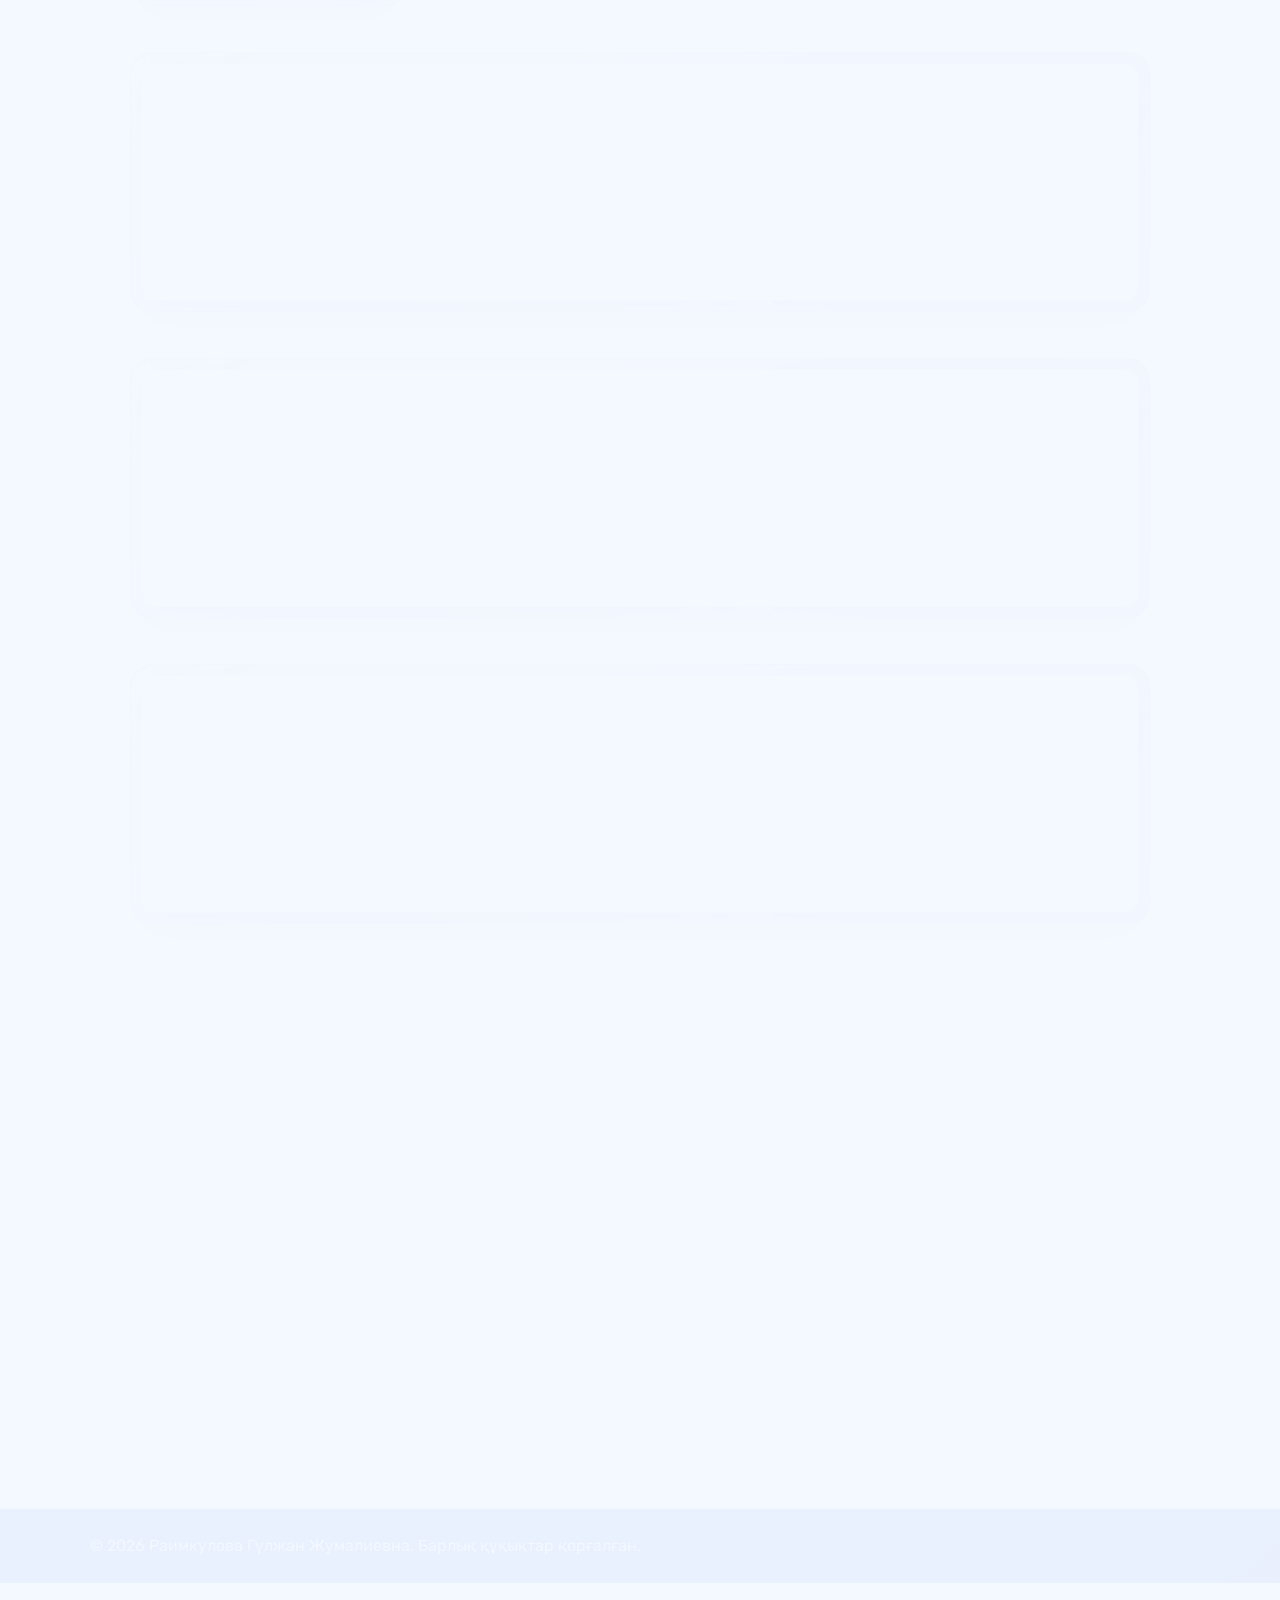
<file: kabyldau-uakyty.html>
﻿<!doctype html>
<html lang="kk">
  <head>
    <meta charset="UTF-8" />
    <meta name="viewport" content="width=device-width, initial-scale=1.0" />
    <meta http-equiv="refresh" content="0; url=index.html#booking" />
    <script>
      document.documentElement.classList.add('js');
    </script>
    <title>Қабылдау уақыты</title>
    <link rel="preconnect" href="https://fonts.googleapis.com" />
    <link rel="preconnect" href="https://fonts.gstatic.com" crossorigin />
    <link href="https://fonts.googleapis.com/css2?family=Rubik:wght@400;500;600;700;800&family=Manrope:wght@400;500;600;700;800&family=Cormorant+Garamond:wght@500;600;700&family=Marck+Script&display=swap" rel="stylesheet" />
    <link rel="stylesheet" href="styles.css" />
  </head>
  <body class="page page-enter appointment-page">
    <header class="site-header">
      <nav class="container nav">
        <a class="brand" href="index.html#home">Психолог сайты</a>
        <div class="menu">
          <a href="index.html#home">Басты бет</a>
          <a href="index.html#services">Қызметтер</a>
          <a href="index.html#parents">Ата-аналарға</a>
          <a class="active" href="index.html#booking">Жазылу</a>
          <a href="index.html#students">Оқушылар</a>
        </div>
      </nav>
      <div class="scroll-progress" aria-hidden="true"></div>
    </header>

    <main class="section appointment">
      <div class="container">
        <div class="appointment__hero">
          <p class="appointment__eyebrow">Қабылдау бөлімі</p>
          <h1 class="appointment__title">Қабылдау уақыты және мекенжай</h1>
          <p class="appointment__lead">Кеңес алуға ыңғайлы уақытта жазылып, мектептегі психолог кабинетін карта арқылы оңай таба аласыз.</p>
        </div>
        <div class="appointment-grid">
          <article class="card appointment-card">
            <h2>Қабылдау кестесі</h2>
            <p><strong>Күндер:</strong> Дүйсенбі - Жұма</p>
            <p><strong>Уақыт:</strong> 09:00 - 17:00</p>
            <p><strong>Байланыс:</strong> <a class="whatsapp-link" href="https://wa.me/77071679445" target="_blank" rel="noopener noreferrer">WhatsApp: +7 707 167 94 45</a></p>
          </article>
          <article class="card appointment-card">
            <h2>Мекенжай</h2>
            <p class="appointment-address">№6 Хромтау гимназиясы, 3-қабат, психология кабинеті.</p>
            <div class="appointment-map-wrap">
              <iframe class="appointment-map" src="https://go.2gis.com/Ui2Fs" title="№6 Хромтау гимназиясы карта" loading="lazy"></iframe>
            </div>
            <p class="appointment-note">Егер карта ашылмаса, сілтеме: <a href="https://go.2gis.com/Ui2Fs" target="_blank" rel="noopener noreferrer">https://go.2gis.com/Ui2Fs</a></p>
          </article>
          <article class="card appointment-card appointment-card--form">
            <h2>Онлайн жазылу</h2>
            <form class="form" id="appointment-form">
              <label>
                Аты-жөніңіз
                <input type="text" name="name" placeholder="Аты-жөні" required />
              </label>
              <label>
                Байланыс нөмірі
                <input type="tel" name="phone" placeholder="+7 ..." required />
              </label>
              <label>
                Сұраныс
                <textarea name="message" rows="4" placeholder="Қысқаша жазыңыз..."></textarea>
              </label>
              <button type="submit" class="button button--primary">Жіберу</button>
              <p class="form-status" id="form-status" role="status" aria-live="polite"></p>
            </form>
          </article>
        </div>
      </div>
    </main>

    <script>
      (function () {
        const form = document.getElementById('appointment-form');
        const status = document.getElementById('form-status');
        if (!form || !status) return;

        form.addEventListener('submit', function (event) {
          event.preventDefault();

          const name = form.elements.name.value.trim();
          const phone = form.elements.phone.value.trim();
          const message = form.elements.message.value.trim();

          if (!name || !phone) {
            status.textContent = 'Аты-жөніңіз бен байланыс нөмірін толтырыңыз.';
            status.classList.add('form-status--error', 'form-status--visible');
            status.classList.remove('form-status--success');
            return;
          }

          const text = [
            'Сәлеметсіз бе! Мен кеңеске жазылғым келеді.',
            '',
            'Аты-жөнім: ' + name,
            'Байланыс нөмірі: ' + phone,
            'Сұраныс: ' + (message || '-')
          ].join('\n');

          window.open('https://wa.me/77071679445?text=' + encodeURIComponent(text), '_blank', 'noopener');
          status.textContent = '✔ Сіз сұраныс жібердіңіз.';
          status.classList.add('form-status--success', 'form-status--visible');
          status.classList.remove('form-status--error');
          form.reset();
        });
      })();
    </script>

    <a class="whatsapp-float" href="https://wa.me/77071679445" target="_blank" rel="noopener noreferrer" aria-label="WhatsApp">
      <svg viewBox="0 0 32 32" aria-hidden="true">
        <path d="M19.11 17.3c-.3-.15-1.76-.87-2.03-.97-.27-.1-.47-.15-.67.15-.2.3-.77.97-.95 1.17-.17.2-.35.22-.65.08-.3-.15-1.28-.47-2.44-1.5-.9-.8-1.5-1.78-1.67-2.08-.18-.3-.02-.46.13-.61.14-.14.3-.35.45-.52.15-.17.2-.3.3-.5.1-.2.05-.37-.03-.52-.08-.15-.67-1.62-.92-2.22-.24-.58-.49-.5-.67-.51-.17 0-.37-.01-.57-.01s-.52.07-.8.37c-.27.3-1.04 1.02-1.04 2.5s1.07 2.9 1.22 3.1c.15.2 2.1 3.2 5.08 4.49.71.31 1.27.49 1.7.62.72.23 1.38.2 1.9.12.58-.09 1.76-.72 2.01-1.42.25-.7.25-1.3.17-1.42-.07-.13-.27-.2-.57-.35z" />
        <path d="M16.05 3.2c-7.05 0-12.76 5.7-12.76 12.75 0 2.24.58 4.43 1.68 6.36L3 29l6.89-1.8a12.7 12.7 0 0 0 6.16 1.57h.01c7.04 0 12.75-5.7 12.75-12.75A12.75 12.75 0 0 0 16.05 3.2zm0 23.43h-.01c-1.9 0-3.77-.51-5.4-1.47l-.39-.23-4.09 1.07 1.09-3.99-.25-.41a10.58 10.58 0 0 1-1.62-5.63c0-5.87 4.78-10.65 10.66-10.65 5.88 0 10.65 4.78 10.65 10.66 0 5.87-4.78 10.65-10.64 10.65z" />
      </svg>
    </a>
    <footer class="site-footer"><div class="container">© 2026 Раимқұлова Гүлжан Жұмағалиевна. Барлық құқықтар қорғалған.</div></footer>
    <script src="app.js"></script>
  </body>
</html>
</file>
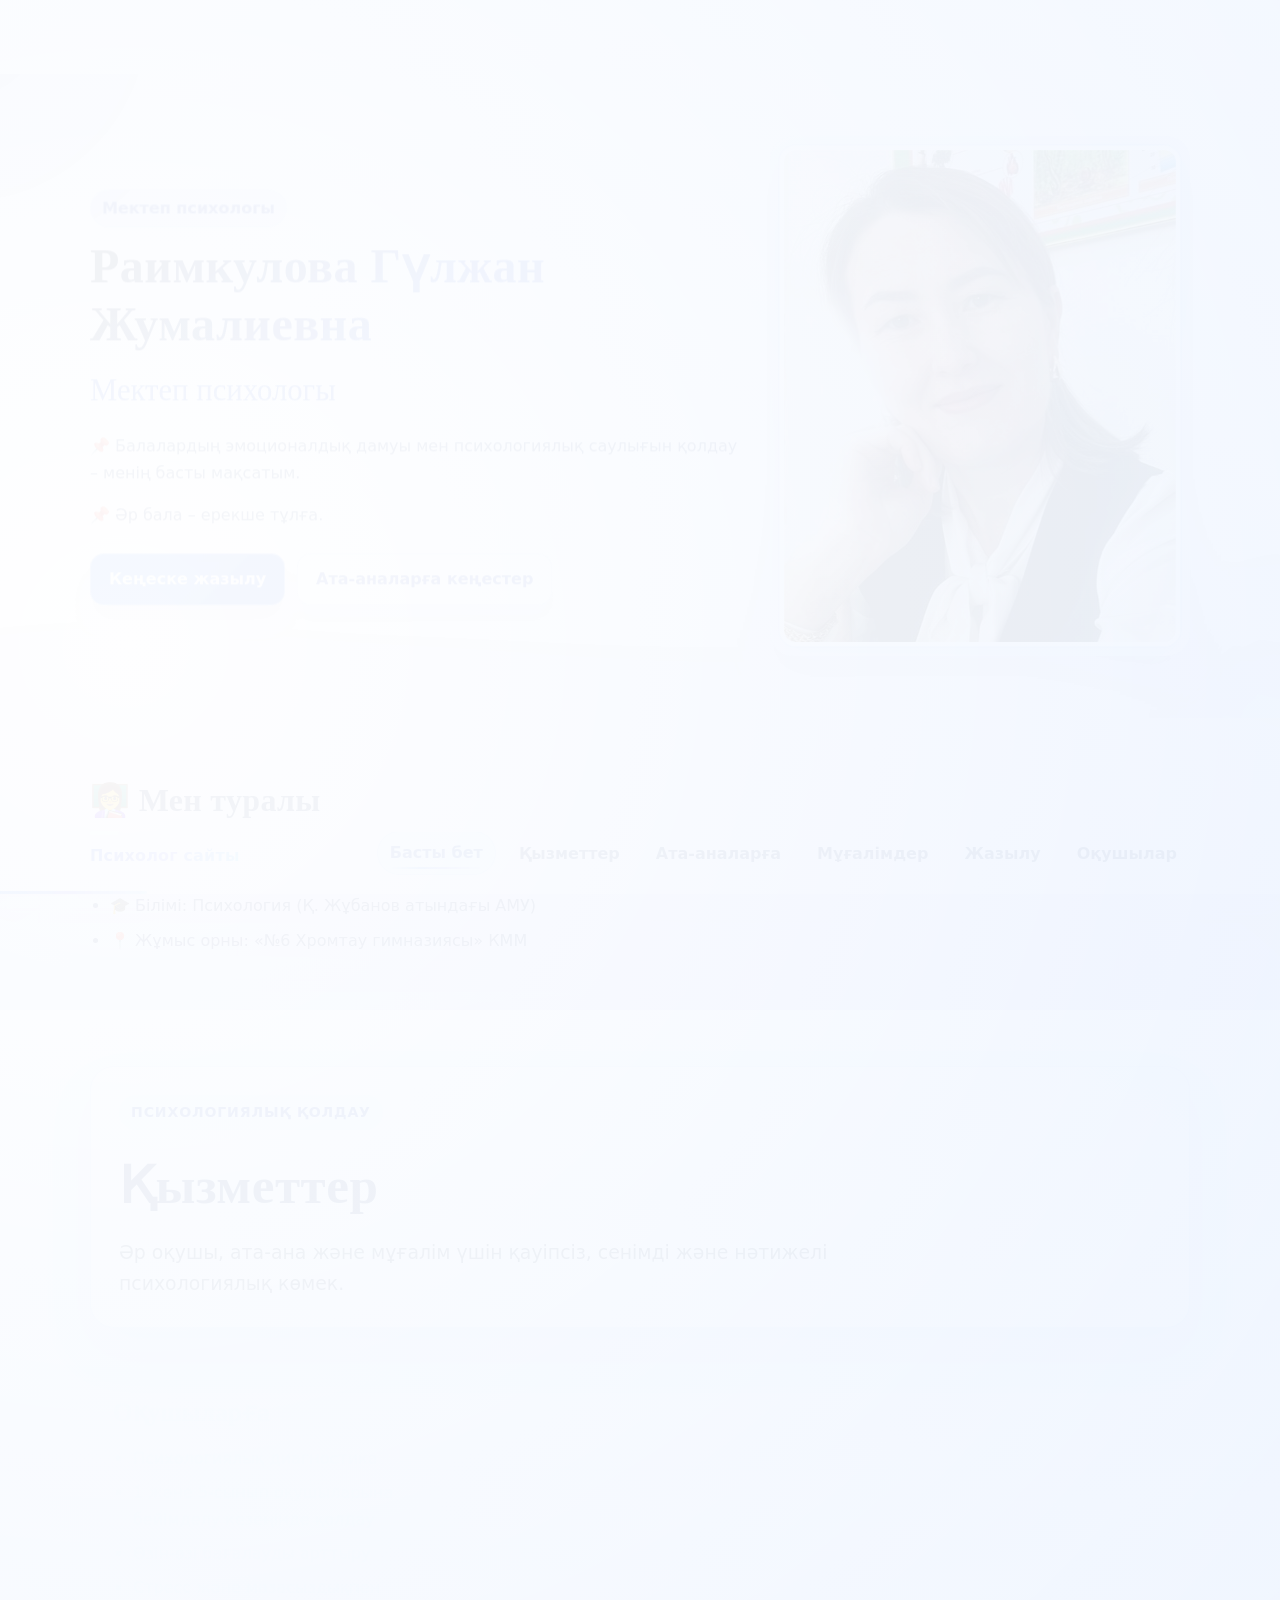
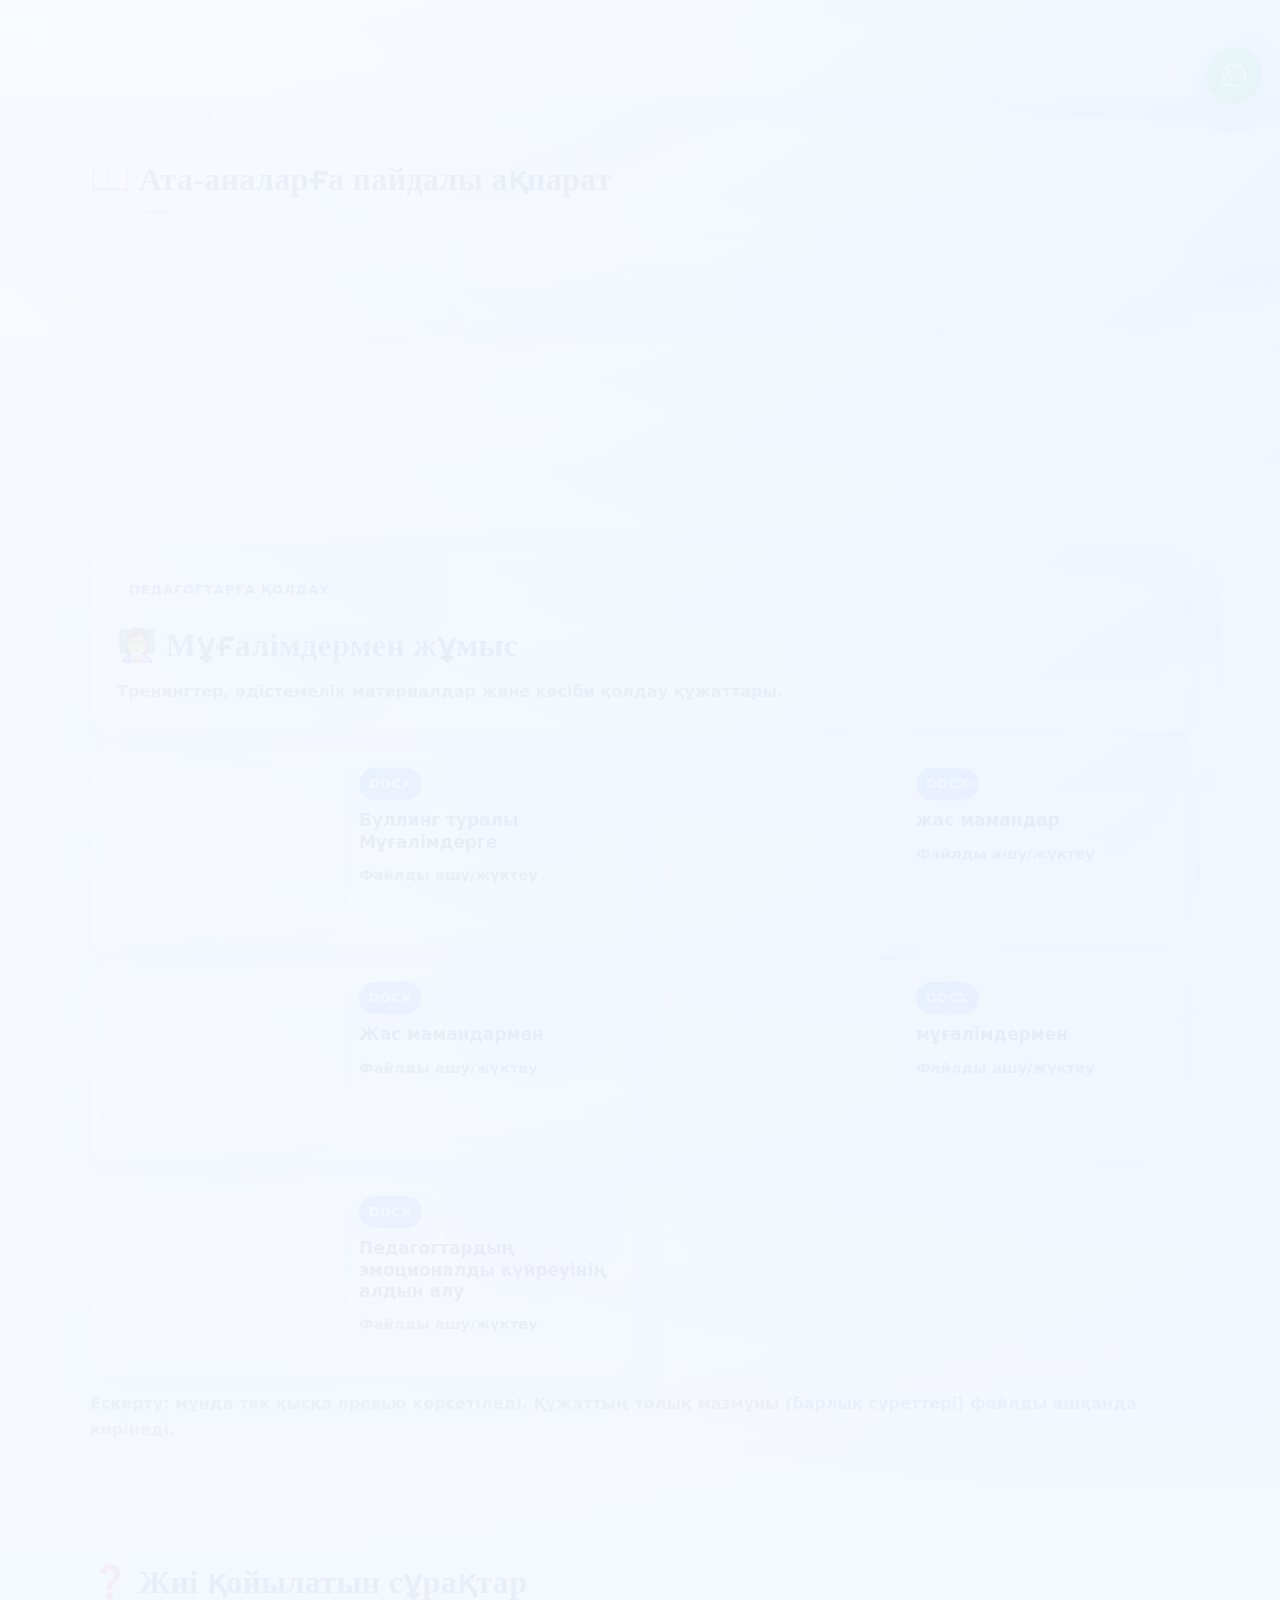
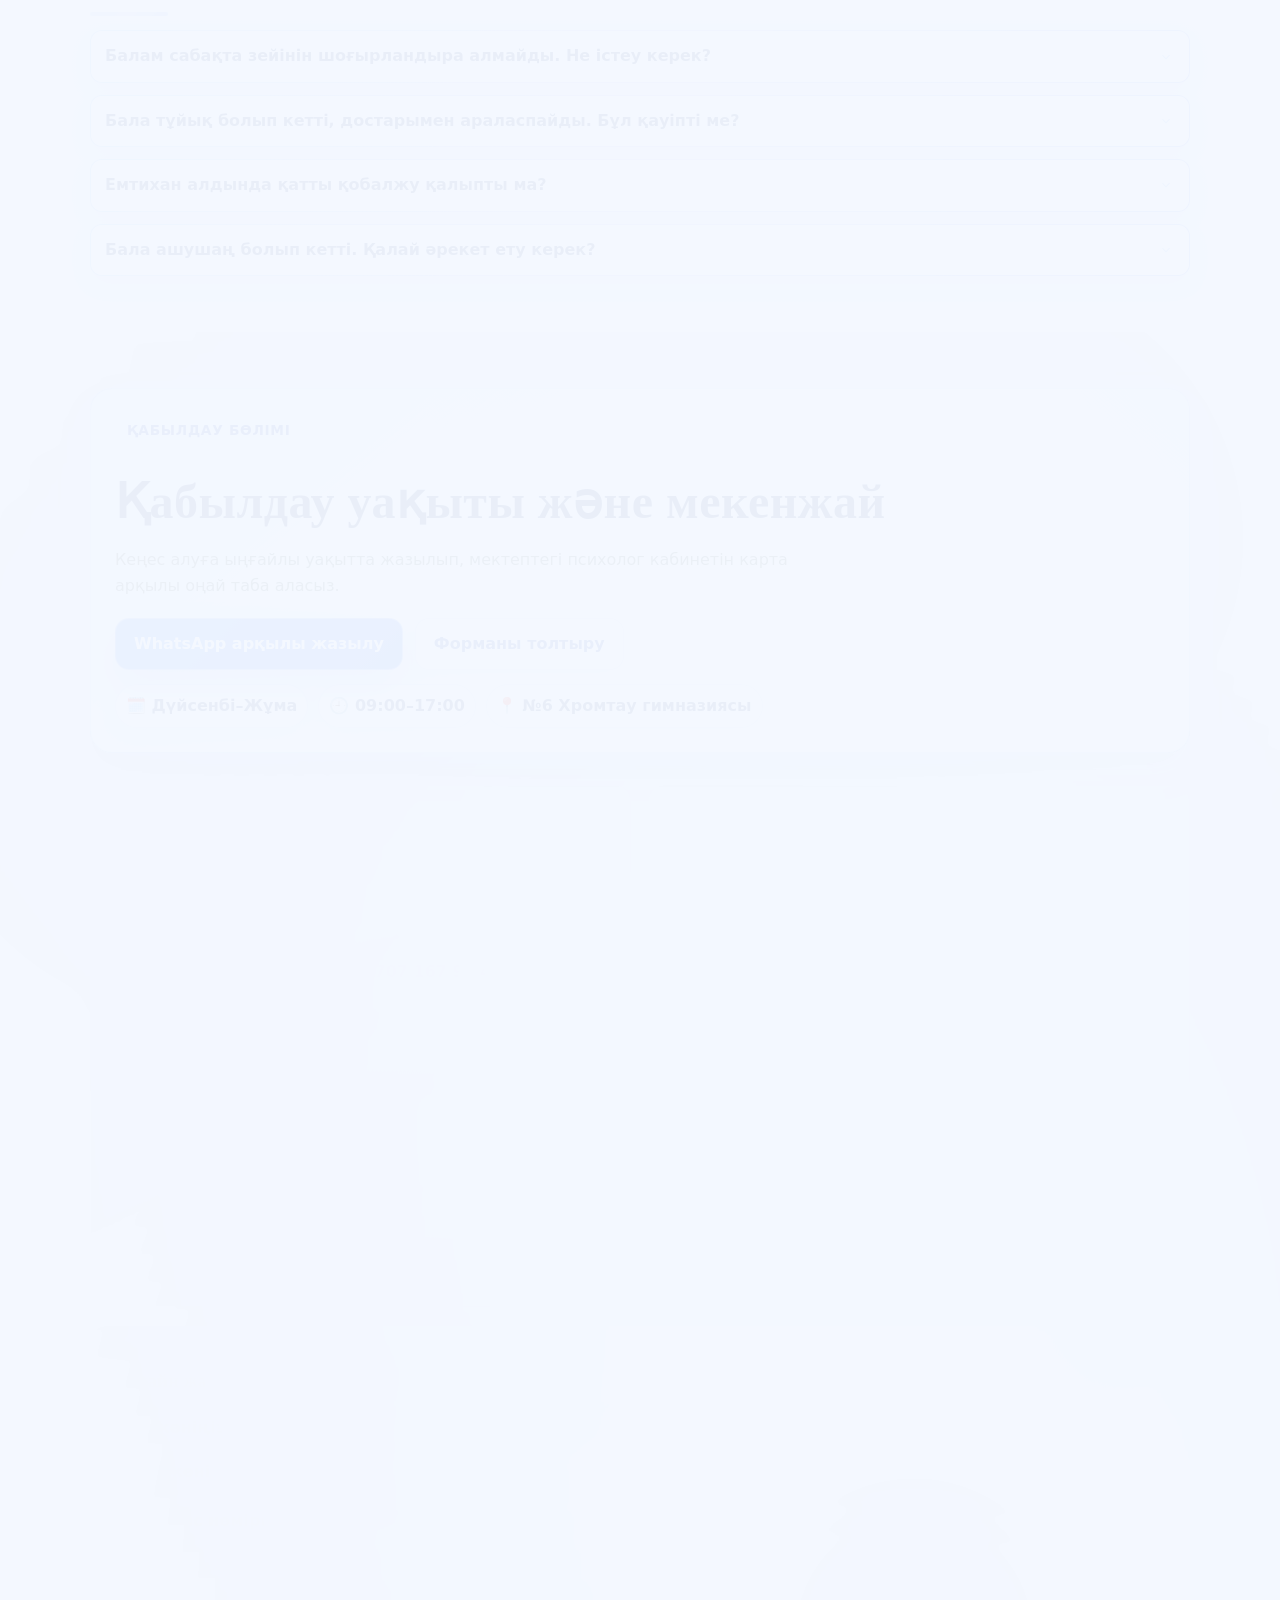
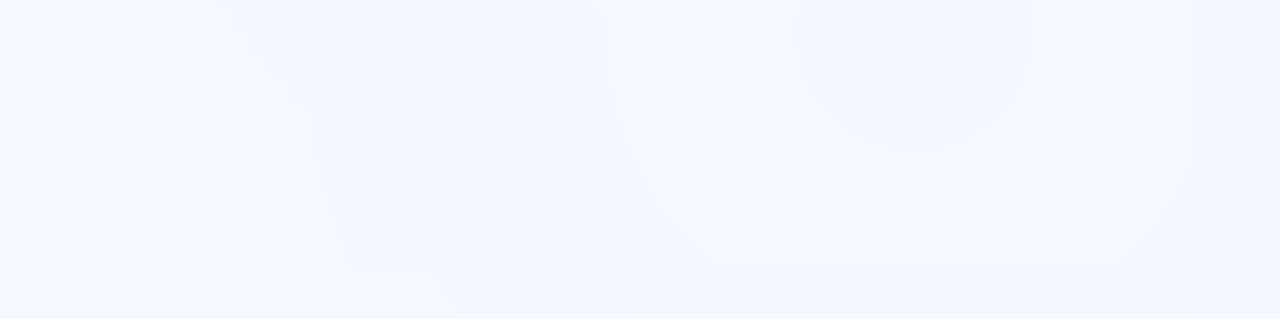
<file: kyzmetter.html>
﻿<!doctype html>
<html lang="kk">
  <head>
    <meta charset="UTF-8" />
    <meta name="viewport" content="width=device-width, initial-scale=1.0" />
    <meta http-equiv="refresh" content="0; url=index.html#services" />
    <script>
      document.documentElement.classList.add('js');
    </script>
    <title>Қызметтер — Раимқұлова Гүлжан Жұмағалиевна</title>
    <link rel="preconnect" href="https://fonts.googleapis.com" />
    <link rel="preconnect" href="https://fonts.gstatic.com" crossorigin />
    <link href="https://fonts.googleapis.com/css2?family=Rubik:wght@400;500;600;700;800&family=Manrope:wght@400;500;600;700;800&family=Cormorant+Garamond:wght@500;600;700&family=Marck+Script&display=swap" rel="stylesheet" />
    <link rel="stylesheet" href="styles.css" />
  </head>
  <body class="page page-enter services-page">
    <header class="site-header">
      <nav class="container nav">
        <a class="brand" href="index.html#home">Психолог сайты</a>
        <div class="menu">
          <a href="index.html#home">Басты бет</a>
          <a class="active" href="index.html#services">Қызметтер</a>
          <a href="index.html#parents">Ата-аналарға</a>
          <a href="index.html#booking">Жазылу</a>
          <a href="index.html#students">Оқушылар</a>
        </div>
      </nav>
      <div class="scroll-progress" aria-hidden="true"></div>
    </header>

    <main class="section services">
      <div class="container">
        <div class="services__hero">
          <p class="services__eyebrow">Психологиялық қолдау орталығы</p>
          <h1 class="services__title">Қызметтер</h1>
          <p class="services__lead">Әр оқушы, ата-ана және мұғалім үшін қауіпсіз, сенімді және нәтижелі психологиялық көмек.</p>
        </div>
        <div class="services-grid">
          <article class="service-card service-card--students">
            <h3>Оқушыларға</h3>
            <ul class="list">
              <li>Психологиялық диагностика</li>
              <li>1 және 5-сынып оқушыларына бейімделу кезеңінде қолдау</li>
              <li>Өзін-өзі бағалауды арттыру</li>
              <li>Стресс және мазасыздықпен жұмыс</li>
            </ul>
          </article>
          <article class="service-card service-card--parents">
            <h3>Ата-аналарға</h3>
            <ul class="list">
              <li>Бала тәрбиесі бойынша жеке кеңес</li>
              <li>Жасөспірім кезеңіндегі қиындықтарды түсіндіру</li>
              <li>Оқу мотивациясын арттыру жолдары</li>
            </ul>
          </article>
          <article class="service-card service-card--teachers">
            <h3>Мұғалімдерге</h3>
            <ul class="list">
              <li>Психологиялық тренингтер</li>
              <li>Сыныптағы психологиялық ахуалды жақсарту</li>
              <li>Қақтығыстарды тиімді шешу жолдары</li>
            </ul>
          </article>
        </div>
      </div>
    </main>

        <a class="whatsapp-float" href="https://wa.me/77071679445" target="_blank" rel="noopener noreferrer" aria-label="WhatsApp">
      <svg viewBox="0 0 32 32" aria-hidden="true">
        <path d="M19.11 17.3c-.3-.15-1.76-.87-2.03-.97-.27-.1-.47-.15-.67.15-.2.3-.77.97-.95 1.17-.17.2-.35.22-.65.08-.3-.15-1.28-.47-2.44-1.5-.9-.8-1.5-1.78-1.67-2.08-.18-.3-.02-.46.13-.61.14-.14.3-.35.45-.52.15-.17.2-.3.3-.5.1-.2.05-.37-.03-.52-.08-.15-.67-1.62-.92-2.22-.24-.58-.49-.5-.67-.51-.17 0-.37-.01-.57-.01s-.52.07-.8.37c-.27.3-1.04 1.02-1.04 2.5s1.07 2.9 1.22 3.1c.15.2 2.1 3.2 5.08 4.49.71.31 1.27.49 1.7.62.72.23 1.38.2 1.9.12.58-.09 1.76-.72 2.01-1.42.25-.7.25-1.3.17-1.42-.07-.13-.27-.2-.57-.35z" />
        <path d="M16.05 3.2c-7.05 0-12.76 5.7-12.76 12.75 0 2.24.58 4.43 1.68 6.36L3 29l6.89-1.8a12.7 12.7 0 0 0 6.16 1.57h.01c7.04 0 12.75-5.7 12.75-12.75A12.75 12.75 0 0 0 16.05 3.2zm0 23.43h-.01c-1.9 0-3.77-.51-5.4-1.47l-.39-.23-4.09 1.07 1.09-3.99-.25-.41a10.58 10.58 0 0 1-1.62-5.63c0-5.87 4.78-10.65 10.66-10.65 5.88 0 10.65 4.78 10.65 10.66 0 5.87-4.78 10.65-10.64 10.65z" />
      </svg>
    </a>    <footer class="site-footer"><div class="container">© 2026 Раимқұлова Гүлжан Жұмағалиевна. Барлық құқықтар қорғалған.</div></footer>
    <script src="app.js"></script>
  </body>
</html>
</file>
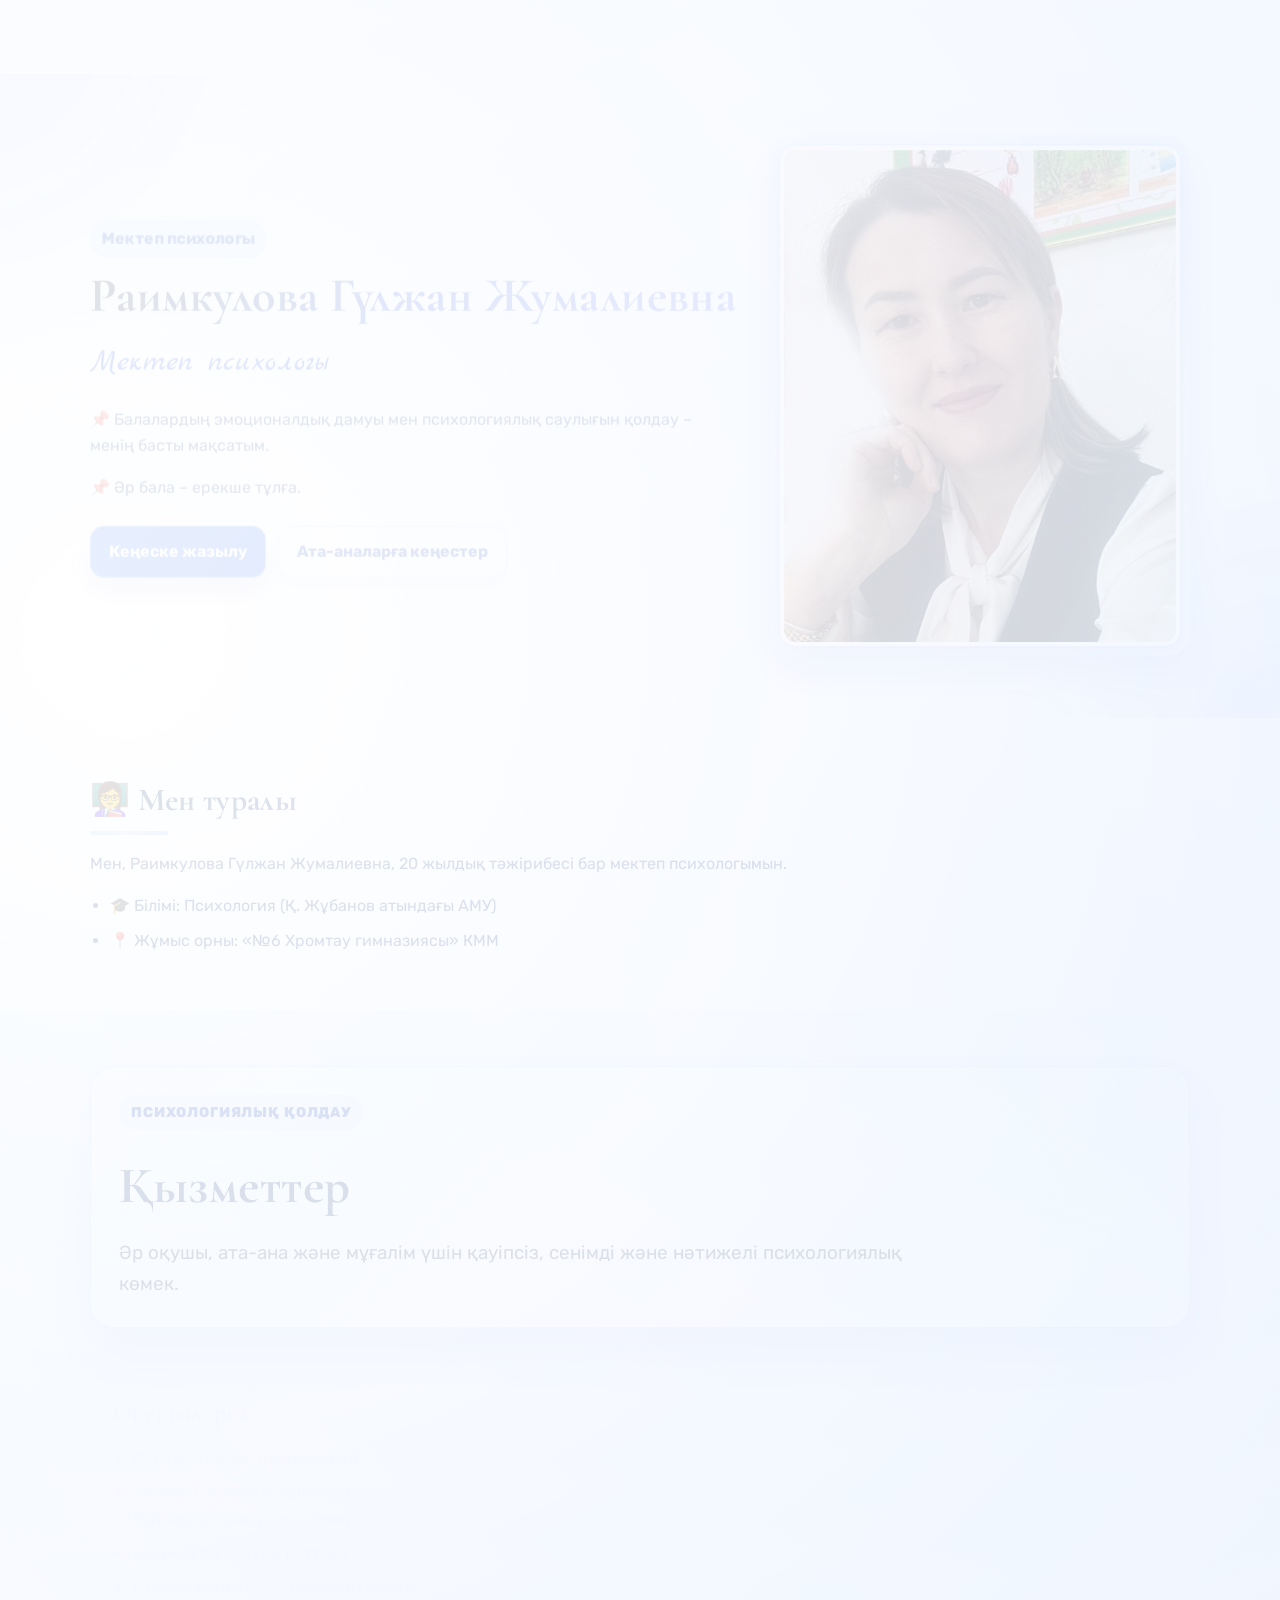
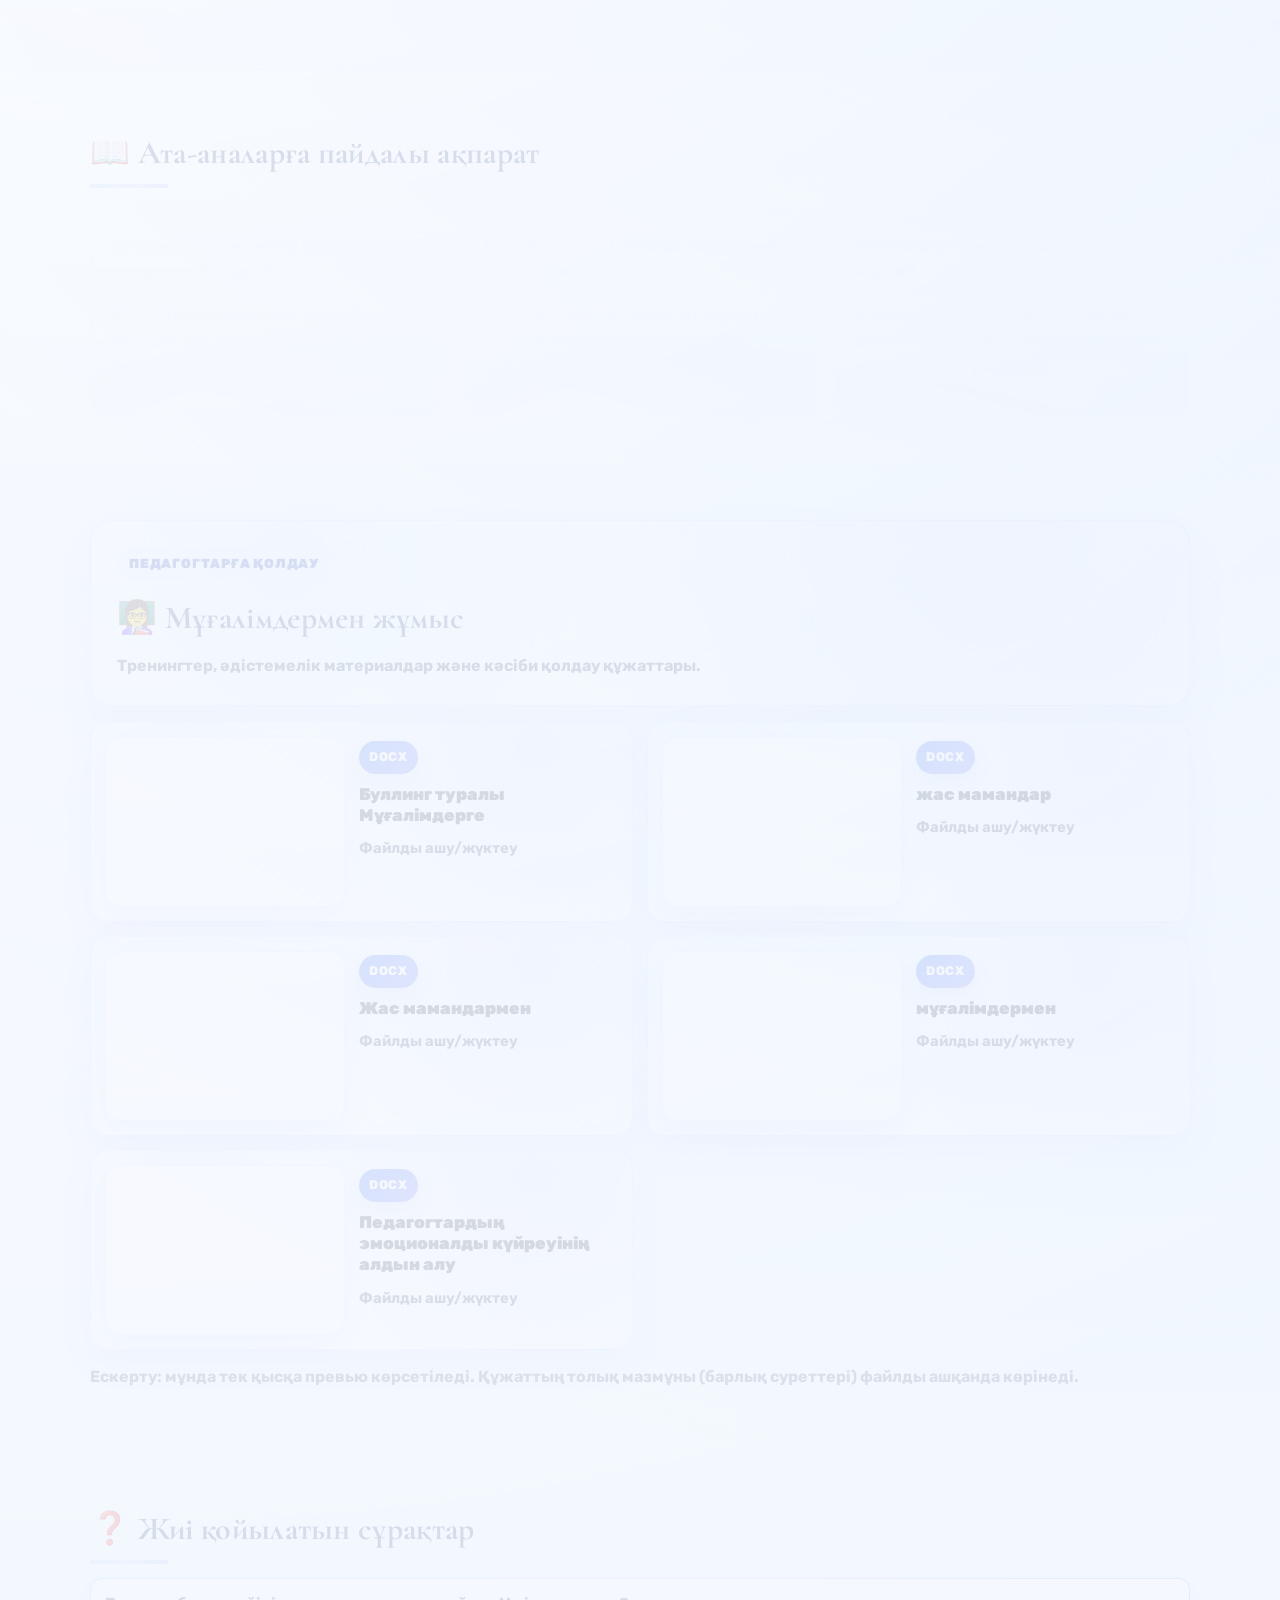
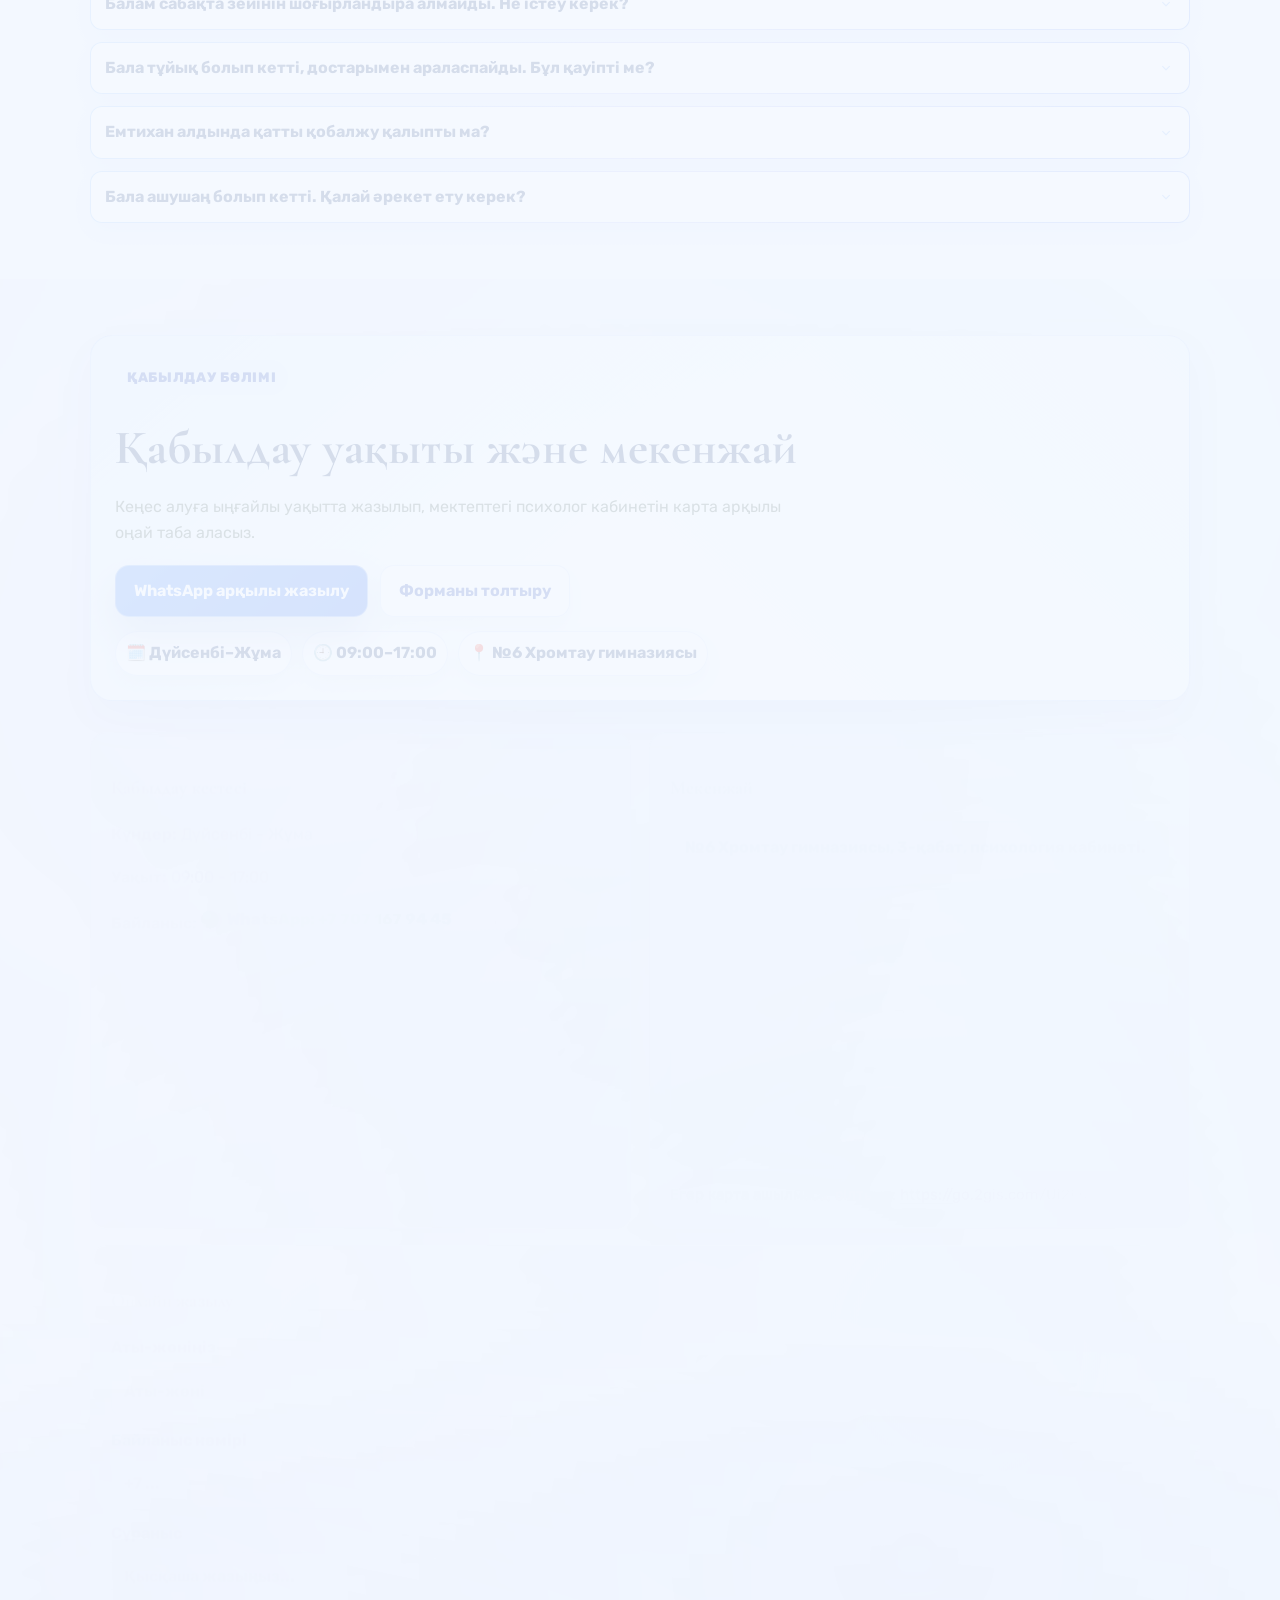
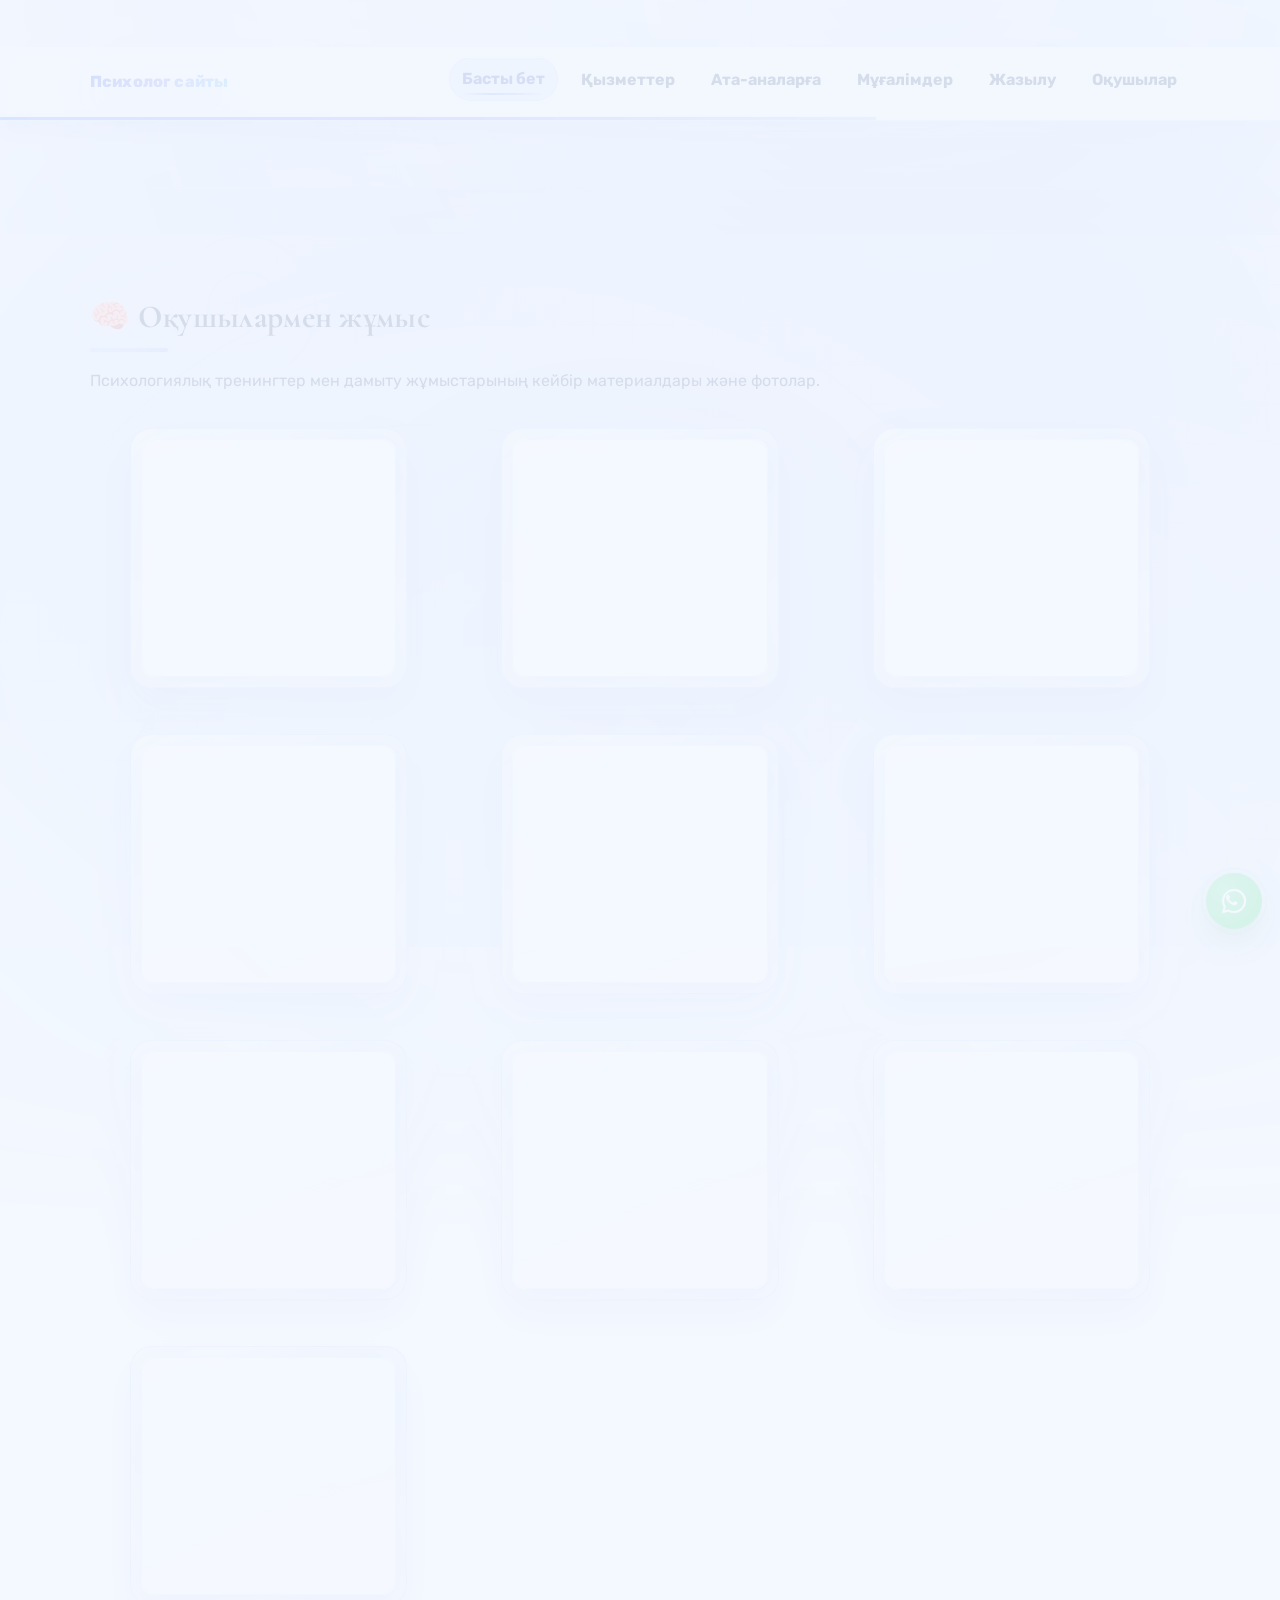
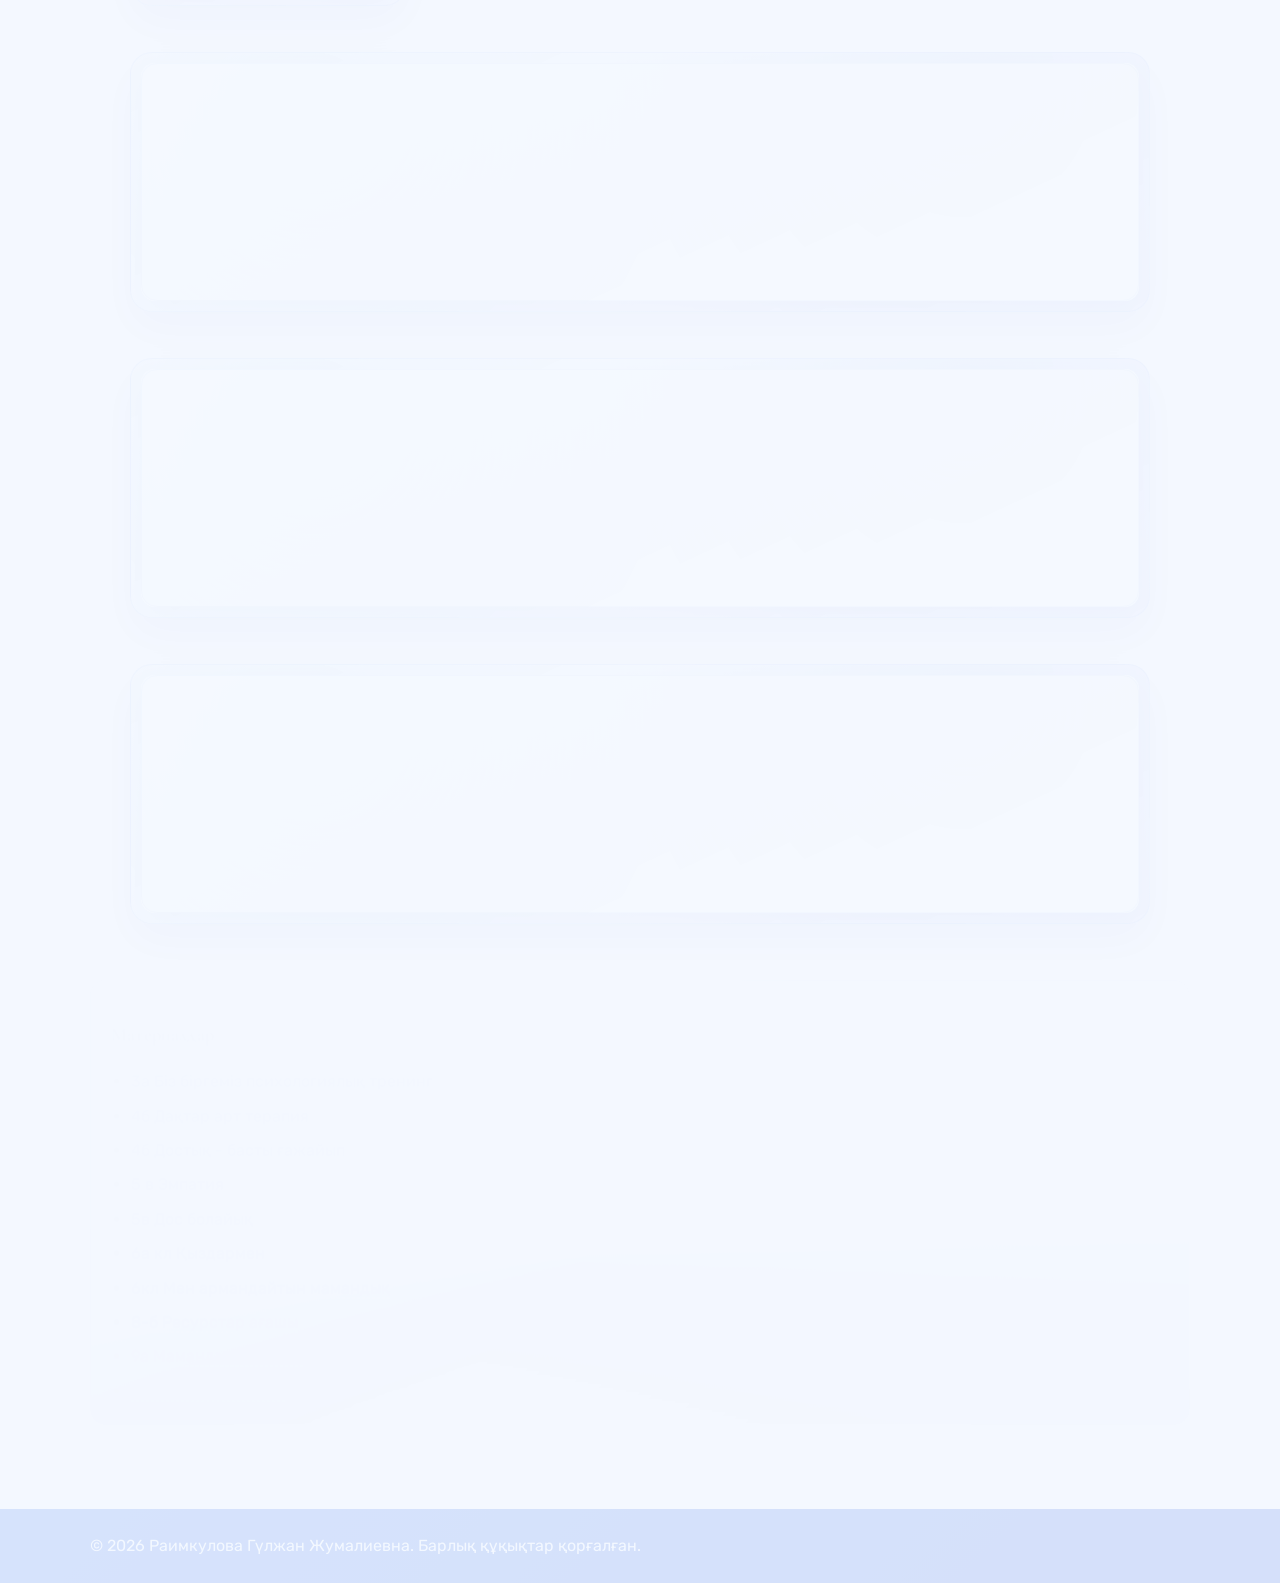
<file: okushylarmen-zhumys.html>
﻿<!doctype html>
<html lang="kk">
  <head>
    <meta charset="UTF-8" />
    <meta name="viewport" content="width=device-width, initial-scale=1.0" />
    <meta http-equiv="refresh" content="0; url=index.html#students" />
    <script>
      document.documentElement.classList.add('js');
    </script>
    <title>Оқушылармен жұмыс</title>
    <link rel="preconnect" href="https://fonts.googleapis.com" />
    <link rel="preconnect" href="https://fonts.gstatic.com" crossorigin />
    <link href="https://fonts.googleapis.com/css2?family=Rubik:wght@400;500;600;700;800&family=Manrope:wght@400;500;600;700;800&family=Cormorant+Garamond:wght@500;600;700&family=Marck+Script&display=swap" rel="stylesheet" />
    <link rel="stylesheet" href="styles.css" />
  </head>
  <body class="page page-enter">
    <header class="site-header">
      <nav class="container nav">
        <a class="brand" href="index.html#home">Психолог сайты</a>
        <div class="menu">
          <a href="index.html#home">Басты бет</a>
          <a href="index.html#services">Қызметтер</a>
          <a href="index.html#parents">Ата-аналарға</a>
          <a href="index.html#booking">Жазылу</a>
          <a class="active" href="index.html#students">Оқушылар</a>
        </div>
      </nav>
      <div class="scroll-progress" aria-hidden="true"></div>
    </header>

    <main>
      <section class="section">
        <div class="container">
          <h2>Оқушылармен жұмыс</h2>
          <p>Бұл бөлімде оқушылармен жүргізілетін психологиялық тренингтер мен дамыту жұмыстарының материалдары берілген.</p>
          <div class="photo-grid" style="margin: 18px 0 30px;">
            <figure class="photo-frame">
              <img class="photo" src="sep.jpeg" alt="Сыныптағы топтық жұмыс сәті" />
              <figcaption class="photo-caption">Топтық қолдау</figcaption>
            </figure>
            <figure class="photo-frame">
              <img class="photo" src="tip.jpeg" alt="Психологиялық тренинг" />
              <figcaption class="photo-caption">Тренинг барысы</figcaption>
            </figure>
            <figure class="photo-frame">
              <img class="photo" src="sen.jpeg" alt="Сенім жаттығулары" />
              <figcaption class="photo-caption">Сенім жаттығулары</figcaption>
            </figure>
          </div>
          <div class="card">
            <h3>Оқушылармен жұмыс</h3>
            <ul class="list file-list">
              <li><a href="3а Біз біргеміз психологиялық тренинг.docx" target="_blank" rel="noopener noreferrer">3а Біз біргеміз психологиялық тренинг</a></li>
              <li><a href="4б Дақтар арт терапия.docx" target="_blank" rel="noopener noreferrer">4б Дақтар арт терапия</a></li>
              <li><a href="4б достық-басты ғажайып.docx" target="_blank" rel="noopener noreferrer">4б Достық - басты ғажайып</a></li>
              <li><a href="5 в Эмпатия.docx" target="_blank" rel="noopener noreferrer">5 в Эмпатия</a></li>
              <li><a href="5в дос болайық.docx" target="_blank" rel="noopener noreferrer">5в Дос болайық</a></li>
              <li><a href="6а кл қыздармен.docx" target="_blank" rel="noopener noreferrer">6а кл Қыздармен</a></li>
              <li><a href="6кл Мен армандайтын мамандық.docx" target="_blank" rel="noopener noreferrer">6кл Мен армандайтын мамандық</a></li>
              <li><a href="8-б Ресурстар ағашы.docx" target="_blank" rel="noopener noreferrer">8-б Ресурстар ағашы</a></li>
              <li><a href="9а Мамандық тренинг.docx" target="_blank" rel="noopener noreferrer">9а Мамандық тренинг</a></li>
              <li><a href="10 ә ағаш жаттығуы.docx" target="_blank" rel="noopener noreferrer">10 ә Ағаш жаттығуы</a></li>
            </ul>
          </div>
        </div>
      </section>
    </main>

    <a class="whatsapp-float" href="https://wa.me/77071679445" target="_blank" rel="noopener noreferrer" aria-label="WhatsApp">
      <svg viewBox="0 0 32 32" aria-hidden="true">
        <path d="M19.11 17.3c-.3-.15-1.76-.87-2.03-.97-.27-.1-.47-.15-.67.15-.2.3-.77.97-.95 1.17-.17.2-.35.22-.65.08-.3-.15-1.28-.47-2.44-1.5-.9-.8-1.5-1.78-1.67-2.08-.18-.3-.02-.46.13-.61.14-.14.3-.35.45-.52.15-.17.2-.3.3-.5.1-.2.05-.37-.03-.52-.08-.15-.67-1.62-.92-2.22-.24-.58-.49-.5-.67-.51-.17 0-.37-.01-.57-.01s-.52.07-.8.37c-.27.3-1.04 1.02-1.04 2.5s1.07 2.9 1.22 3.1c.15.2 2.1 3.2 5.08 4.49.71.31 1.27.49 1.7.62.72.23 1.38.2 1.9.12.58-.09 1.76-.72 2.01-1.42.25-.7.25-1.3.17-1.42-.07-.13-.27-.2-.57-.35z" />
        <path d="M16.05 3.2c-7.05 0-12.76 5.7-12.76 12.75 0 2.24.58 4.43 1.68 6.36L3 29l6.89-1.8a12.7 12.7 0 0 0 6.16 1.57h.01c7.04 0 12.75-5.7 12.75-12.75A12.75 12.75 0 0 0 16.05 3.2zm0 23.43h-.01c-1.9 0-3.77-.51-5.4-1.47l-.39-.23-4.09 1.07 1.09-3.99-.25-.41a10.58 10.58 0 0 1-1.62-5.63c0-5.87 4.78-10.65 10.66-10.65 5.88 0 10.65 4.78 10.65 10.66 0 5.87-4.78 10.65-10.64 10.65z" />
      </svg>
    </a>
    <footer class="site-footer"><div class="container">© 2026 Раимқұлова Гүлжан Жұмағалиевна. Барлық құқықтар қорғалған.</div></footer>
    <script src="app.js"></script>
  </body>
</html>
</file>
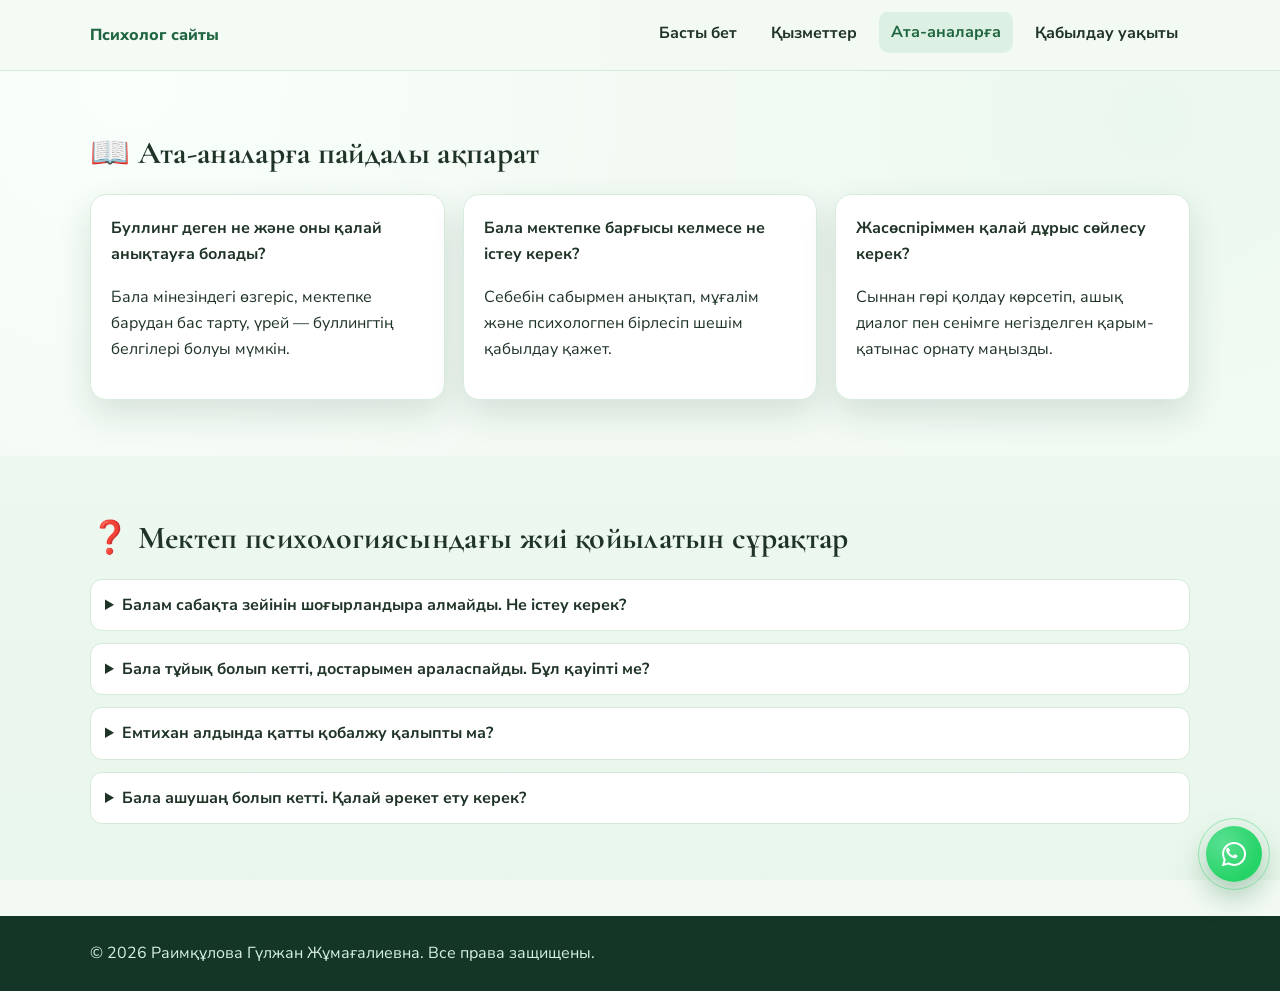
<file: psylogyy/ata-ana-akparat.html>
﻿<!doctype html>
<html lang="kk">
  <head>
    <meta charset="UTF-8" />
    <meta name="viewport" content="width=device-width, initial-scale=1.0" />
    <title>Ата-аналарға пайдалы ақпарат</title>
    <link rel="preconnect" href="https://fonts.googleapis.com" />
    <link rel="preconnect" href="https://fonts.gstatic.com" crossorigin />
    <link href="https://fonts.googleapis.com/css2?family=Manrope:wght@400;500;700;800&family=Marck+Script&display=swap" rel="stylesheet" />
    <link rel="stylesheet" href="styles.css" />
  </head>
  <body>
    <header class="site-header">
      <nav class="container nav">
        <a class="brand" href="index.html">Психолог сайты</a>
        <div class="menu">
          <a href="index.html">Басты бет</a>
          <a href="kyzmetter.html">Қызметтер</a>
          <a class="active" href="ata-ana-akparat.html">Ата-аналарға</a>
          <a href="kabyldau-uakyty.html">Қабылдау уақыты</a>
        </div>
      </nav>
    </header>

    <main>
      <section class="section">
        <div class="container">
          <h2>📖 Ата-аналарға пайдалы ақпарат</h2>
          <div class="card-grid">
            <article class="card"><strong>Буллинг деген не және оны қалай анықтауға болады?</strong><p>Бала мінезіндегі өзгеріс, мектепке барудан бас тарту, үрей — буллингтің белгілері болуы мүмкін.</p></article>
            <article class="card"><strong>Бала мектепке барғысы келмесе не істеу керек?</strong><p>Себебін сабырмен анықтап, мұғалім және психологпен бірлесіп шешім қабылдау қажет.</p></article>
            <article class="card"><strong>Жасөспіріммен қалай дұрыс сөйлесу керек?</strong><p>Сыннан гөрі қолдау көрсетіп, ашық диалог пен сенімге негізделген қарым-қатынас орнату маңызды.</p></article>
          </div>
        </div>
      </section>

      <section class="section section--soft">
        <div class="container">
          <h2>❓ Мектеп психологиясындағы жиі қойылатын сұрақтар</h2>
          <div class="faq">
            <details>
              <summary>Балам сабақта зейінін шоғырландыра алмайды. Не істеу керек?</summary>
              <p>Күн тәртібін реттеп, экран уақытын азайтып, қысқа үзілістермен оқу әдісін қолданыңыз. Қажет болса, психолог диагностика жүргізеді.</p>
            </details>
            <details>
              <summary>Бала тұйық болып кетті, достарымен араласпайды. Бұл қауіпті ме?</summary>
              <p>Бұл өтпелі кезең белгісі болуы мүмкін, бірақ ұзаққа созылса маманмен кеңескен дұрыс. Ерте қолдау көрсету өте маңызды.</p>
            </details>
            <details>
              <summary>Емтихан алдында қатты қобалжу қалыпты ма?</summary>
              <p>Иә, бірақ ол оқуына кедергі жасаса тыныс алу жаттығулары, релаксация және психологиялық қолдау қажет.</p>
            </details>
            <details>
              <summary>Бала ашушаң болып кетті. Қалай әрекет ету керек?</summary>
              <p>Эмоциясын жоққа шығармай, «сені түсінемін» деп қабылдап, бірге шешім іздеңіз. Қарым-қатынаста тұрақты шекара маңызды.</p>
            </details>
          </div>
        </div>
      </section>
    </main>

        <a class="whatsapp-float" href="https://wa.me/77071679445" target="_blank" rel="noopener noreferrer" aria-label="WhatsApp">
      <svg viewBox="0 0 32 32" aria-hidden="true">
        <path d="M19.11 17.3c-.3-.15-1.76-.87-2.03-.97-.27-.1-.47-.15-.67.15-.2.3-.77.97-.95 1.17-.17.2-.35.22-.65.08-.3-.15-1.28-.47-2.44-1.5-.9-.8-1.5-1.78-1.67-2.08-.18-.3-.02-.46.13-.61.14-.14.3-.35.45-.52.15-.17.2-.3.3-.5.1-.2.05-.37-.03-.52-.08-.15-.67-1.62-.92-2.22-.24-.58-.49-.5-.67-.51-.17 0-.37-.01-.57-.01s-.52.07-.8.37c-.27.3-1.04 1.02-1.04 2.5s1.07 2.9 1.22 3.1c.15.2 2.1 3.2 5.08 4.49.71.31 1.27.49 1.7.62.72.23 1.38.2 1.9.12.58-.09 1.76-.72 2.01-1.42.25-.7.25-1.3.17-1.42-.07-.13-.27-.2-.57-.35z" />
        <path d="M16.05 3.2c-7.05 0-12.76 5.7-12.76 12.75 0 2.24.58 4.43 1.68 6.36L3 29l6.89-1.8a12.7 12.7 0 0 0 6.16 1.57h.01c7.04 0 12.75-5.7 12.75-12.75A12.75 12.75 0 0 0 16.05 3.2zm0 23.43h-.01c-1.9 0-3.77-.51-5.4-1.47l-.39-.23-4.09 1.07 1.09-3.99-.25-.41a10.58 10.58 0 0 1-1.62-5.63c0-5.87 4.78-10.65 10.66-10.65 5.88 0 10.65 4.78 10.65 10.66 0 5.87-4.78 10.65-10.64 10.65z" />
      </svg>
    </a>    <footer class="site-footer"><div class="container">© 2026 Раимқұлова Гүлжан Жұмағалиевна. Все права защищены.</div></footer>
  </body>
</html>
</file>
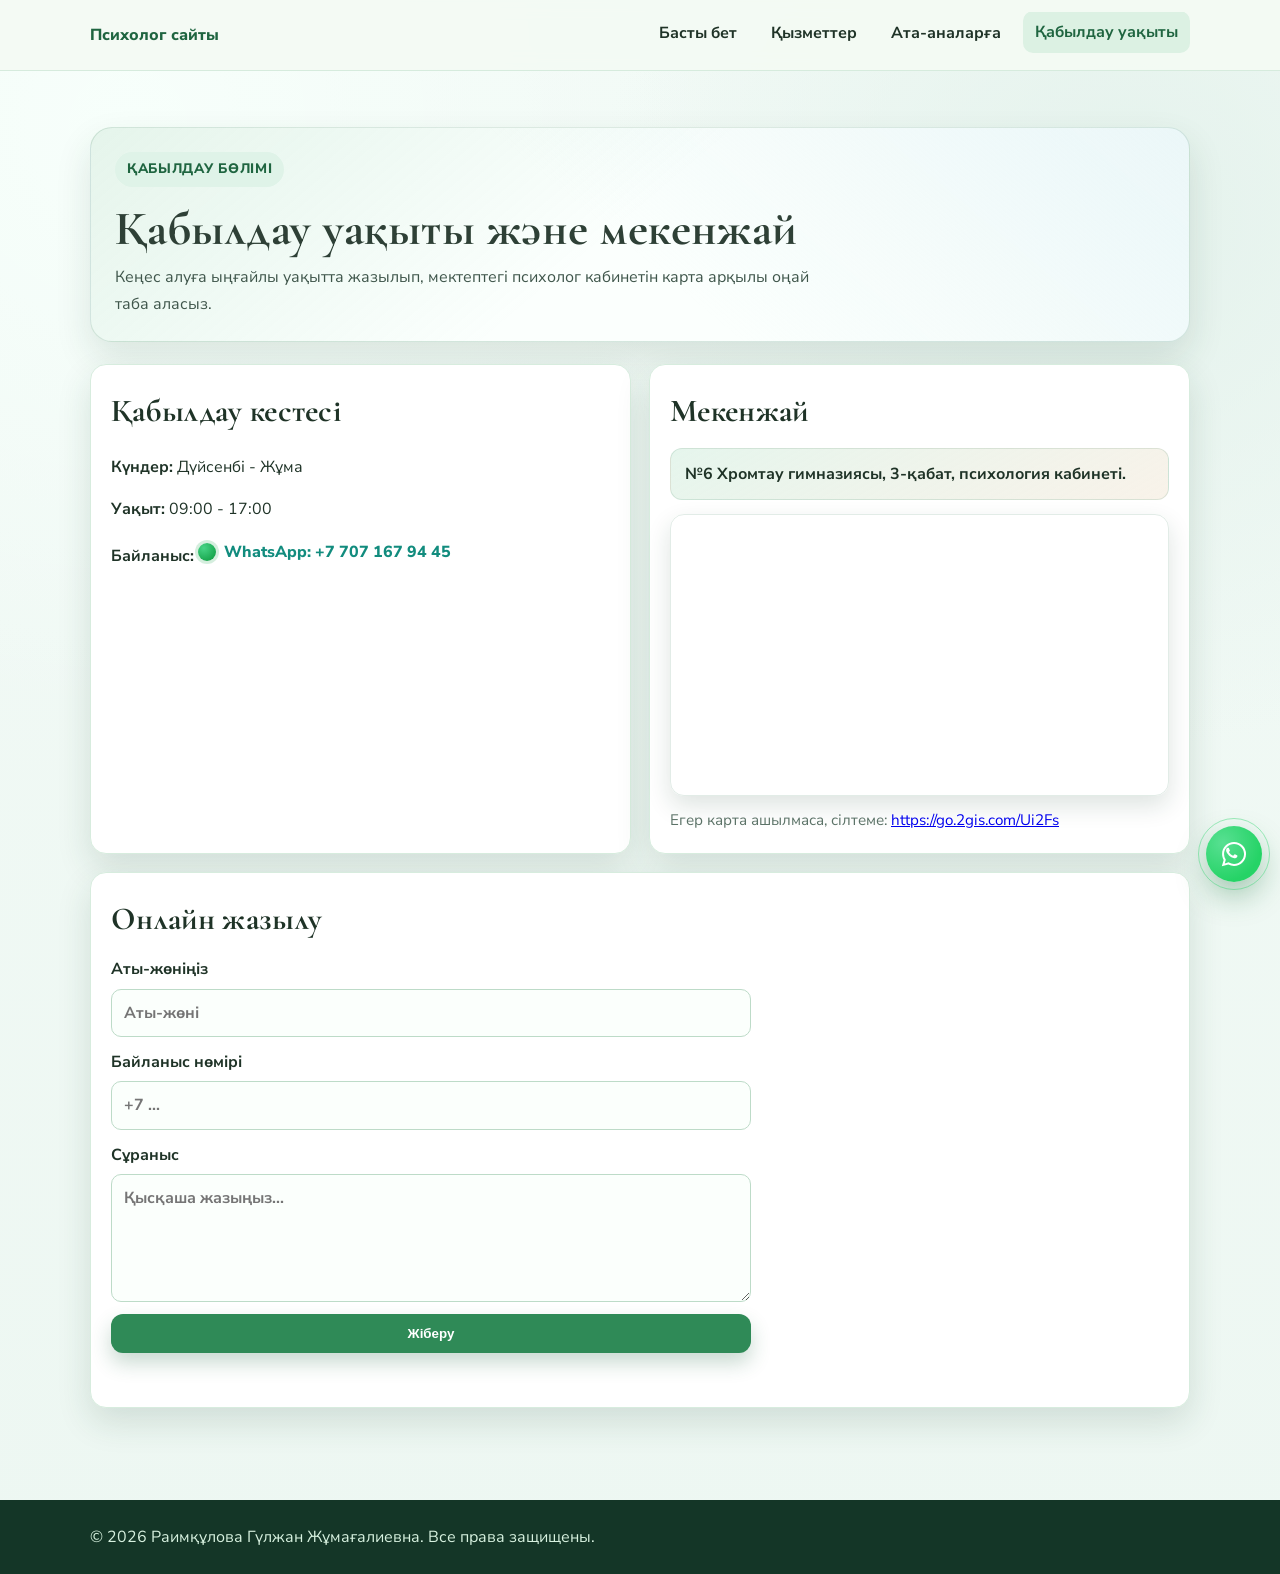
<file: psylogyy/kabyldau-uakyty.html>
﻿<!doctype html>
<html lang="kk">
  <head>
    <meta charset="UTF-8" />
    <meta name="viewport" content="width=device-width, initial-scale=1.0" />
    <title>Қабылдау уақыты</title>
    <link rel="preconnect" href="https://fonts.googleapis.com" />
    <link rel="preconnect" href="https://fonts.gstatic.com" crossorigin />
    <link href="https://fonts.googleapis.com/css2?family=Manrope:wght@400;500;700;800&family=Marck+Script&display=swap" rel="stylesheet" />
    <link rel="stylesheet" href="styles.css" />
  </head>
  <body class="appointment-page">
    <header class="site-header">
      <nav class="container nav">
        <a class="brand" href="index.html">Психолог сайты</a>
        <div class="menu">
          <a href="index.html">Басты бет</a>
          <a href="kyzmetter.html">Қызметтер</a>
          <a href="ata-ana-akparat.html">Ата-аналарға</a>
          <a class="active" href="kabyldau-uakyty.html">Қабылдау уақыты</a>
        </div>
      </nav>
    </header>

    <main class="section appointment">
      <div class="container">
        <div class="appointment__hero">
          <p class="appointment__eyebrow">Қабылдау бөлімі</p>
          <h1 class="appointment__title">Қабылдау уақыты және мекенжай</h1>
          <p class="appointment__lead">Кеңес алуға ыңғайлы уақытта жазылып, мектептегі психолог кабинетін карта арқылы оңай таба аласыз.</p>
        </div>
        <div class="appointment-grid">
          <article class="card appointment-card">
            <h2>Қабылдау кестесі</h2>
            <p><strong>Күндер:</strong> Дүйсенбі - Жұма</p>
            <p><strong>Уақыт:</strong> 09:00 - 17:00</p>
            <p><strong>Байланыс:</strong> <a class="whatsapp-link" href="https://wa.me/77071679445" target="_blank" rel="noopener noreferrer">WhatsApp: +7 707 167 94 45</a></p>
          </article>
          <article class="card appointment-card">
            <h2>Мекенжай</h2>
            <p class="appointment-address">№6 Хромтау гимназиясы, 3-қабат, психология кабинеті.</p>
            <div class="appointment-map-wrap">
              <iframe class="appointment-map" src="https://go.2gis.com/Ui2Fs" title="№6 Хромтау гимназиясы карта" loading="lazy"></iframe>
            </div>
            <p class="appointment-note">Егер карта ашылмаса, сілтеме: <a href="https://go.2gis.com/Ui2Fs" target="_blank" rel="noopener noreferrer">https://go.2gis.com/Ui2Fs</a></p>
          </article>
          <article class="card appointment-card appointment-card--form">
            <h2>Онлайн жазылу</h2>
            <form class="form" id="appointment-form">
              <label>
                Аты-жөніңіз
                <input type="text" name="name" placeholder="Аты-жөні" required />
              </label>
              <label>
                Байланыс нөмірі
                <input type="tel" name="phone" placeholder="+7 ..." required />
              </label>
              <label>
                Сұраныс
                <textarea name="message" rows="4" placeholder="Қысқаша жазыңыз..."></textarea>
              </label>
              <button type="submit" class="button button--primary">Жіберу</button>
              <p class="form-status" id="form-status" role="status" aria-live="polite"></p>
            </form>
          </article>
        </div>
      </div>
    </main>

    <script>
      (function () {
        const form = document.getElementById('appointment-form');
        const status = document.getElementById('form-status');
        if (!form || !status) return;

        form.addEventListener('submit', function (event) {
          event.preventDefault();

          const name = form.elements.name.value.trim();
          const phone = form.elements.phone.value.trim();
          const message = form.elements.message.value.trim();

          if (!name || !phone) {
            status.textContent = 'Аты-жөніңіз бен байланыс нөмірін толтырыңыз.';
            status.classList.add('form-status--error', 'form-status--visible');
            status.classList.remove('form-status--success');
            return;
          }

          const text = [
            'Сәлеметсіз бе! Мен кеңеске жазылғым келеді.',
            '',
            'Аты-жөнім: ' + name,
            'Байланыс нөмірі: ' + phone,
            'Сұраныс: ' + (message || '-')
          ].join('\n');

          window.open('https://wa.me/77071679445?text=' + encodeURIComponent(text), '_blank', 'noopener');
          status.textContent = '✔ Сіз сұраныс жібердіңіз.';
          status.classList.add('form-status--success', 'form-status--visible');
          status.classList.remove('form-status--error');
          form.reset();
        });
      })();
    </script>

    <a class="whatsapp-float" href="https://wa.me/77071679445" target="_blank" rel="noopener noreferrer" aria-label="WhatsApp">
      <svg viewBox="0 0 32 32" aria-hidden="true">
        <path d="M19.11 17.3c-.3-.15-1.76-.87-2.03-.97-.27-.1-.47-.15-.67.15-.2.3-.77.97-.95 1.17-.17.2-.35.22-.65.08-.3-.15-1.28-.47-2.44-1.5-.9-.8-1.5-1.78-1.67-2.08-.18-.3-.02-.46.13-.61.14-.14.3-.35.45-.52.15-.17.2-.3.3-.5.1-.2.05-.37-.03-.52-.08-.15-.67-1.62-.92-2.22-.24-.58-.49-.5-.67-.51-.17 0-.37-.01-.57-.01s-.52.07-.8.37c-.27.3-1.04 1.02-1.04 2.5s1.07 2.9 1.22 3.1c.15.2 2.1 3.2 5.08 4.49.71.31 1.27.49 1.7.62.72.23 1.38.2 1.9.12.58-.09 1.76-.72 2.01-1.42.25-.7.25-1.3.17-1.42-.07-.13-.27-.2-.57-.35z" />
        <path d="M16.05 3.2c-7.05 0-12.76 5.7-12.76 12.75 0 2.24.58 4.43 1.68 6.36L3 29l6.89-1.8a12.7 12.7 0 0 0 6.16 1.57h.01c7.04 0 12.75-5.7 12.75-12.75A12.75 12.75 0 0 0 16.05 3.2zm0 23.43h-.01c-1.9 0-3.77-.51-5.4-1.47l-.39-.23-4.09 1.07 1.09-3.99-.25-.41a10.58 10.58 0 0 1-1.62-5.63c0-5.87 4.78-10.65 10.66-10.65 5.88 0 10.65 4.78 10.65 10.66 0 5.87-4.78 10.65-10.64 10.65z" />
      </svg>
    </a>
    <footer class="site-footer"><div class="container">© 2026 Раимқұлова Гүлжан Жұмағалиевна. Все права защищены.</div></footer>
  </body>
</html>
</file>
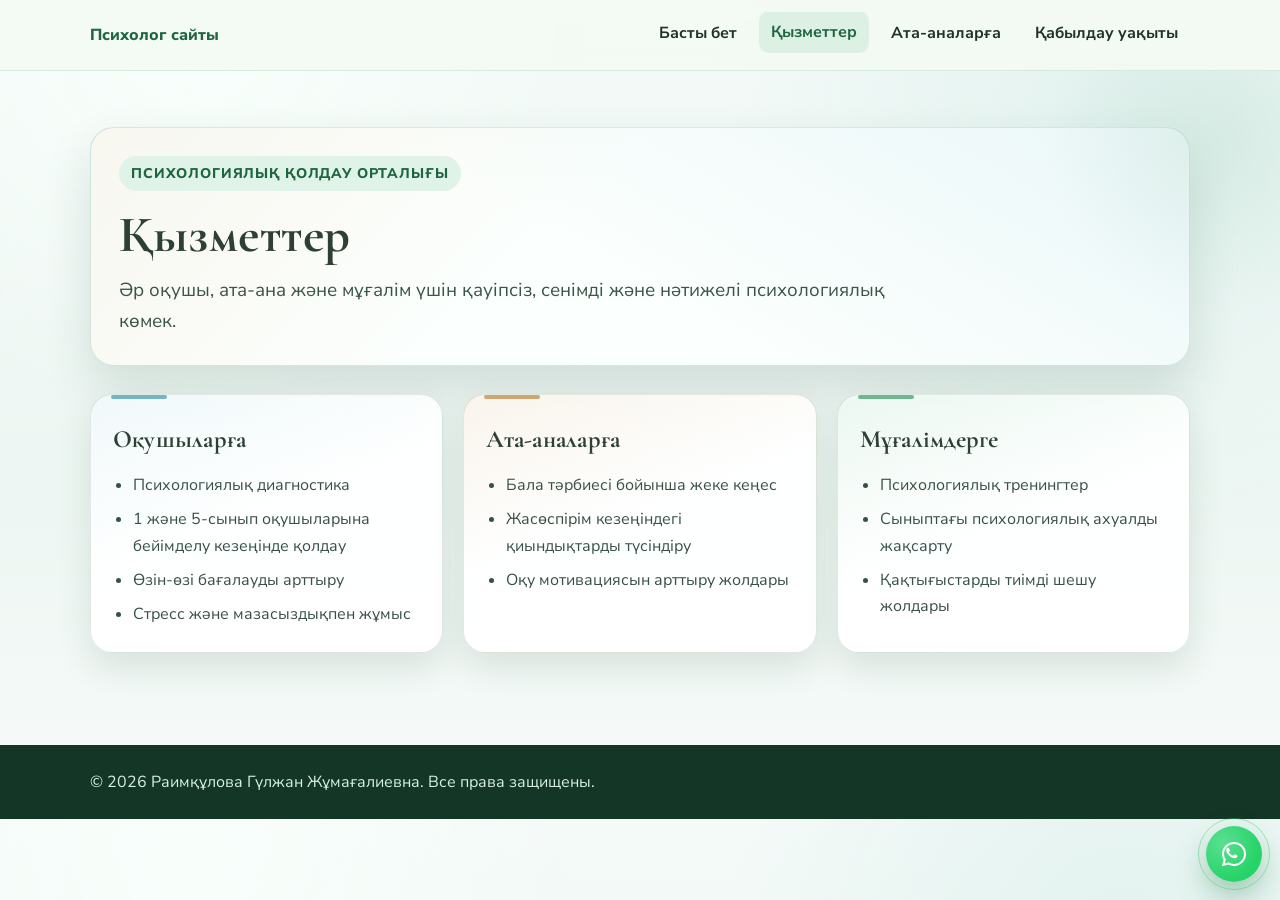
<file: psylogyy/kyzmetter.html>
﻿<!doctype html>
<html lang="kk">
  <head>
    <meta charset="UTF-8" />
    <meta name="viewport" content="width=device-width, initial-scale=1.0" />
    <title>Қызметтер — Раимқұлова Гүлжан Жұмағалиевна</title>
    <link rel="preconnect" href="https://fonts.googleapis.com" />
    <link rel="preconnect" href="https://fonts.gstatic.com" crossorigin />
    <link href="https://fonts.googleapis.com/css2?family=Manrope:wght@400;500;700;800&family=Marck+Script&display=swap" rel="stylesheet" />
    <link rel="stylesheet" href="styles.css" />
  </head>
  <body class="services-page">
    <header class="site-header">
      <nav class="container nav">
        <a class="brand" href="index.html">Психолог сайты</a>
        <div class="menu">
          <a href="index.html">Басты бет</a>
          <a class="active" href="kyzmetter.html">Қызметтер</a>
          <a href="ata-ana-akparat.html">Ата-аналарға</a>
          <a href="kabyldau-uakyty.html">Қабылдау уақыты</a>
        </div>
      </nav>
    </header>

    <main class="section services">
      <div class="container">
        <div class="services__hero">
          <p class="services__eyebrow">Психологиялық қолдау орталығы</p>
          <h1 class="services__title">Қызметтер</h1>
          <p class="services__lead">Әр оқушы, ата-ана және мұғалім үшін қауіпсіз, сенімді және нәтижелі психологиялық көмек.</p>
        </div>
        <div class="services-grid">
          <article class="service-card service-card--students">
            <h3>Оқушыларға</h3>
            <ul class="list">
              <li>Психологиялық диагностика</li>
              <li>1 және 5-сынып оқушыларына бейімделу кезеңінде қолдау</li>
              <li>Өзін-өзі бағалауды арттыру</li>
              <li>Стресс және мазасыздықпен жұмыс</li>
            </ul>
          </article>
          <article class="service-card service-card--parents">
            <h3>Ата-аналарға</h3>
            <ul class="list">
              <li>Бала тәрбиесі бойынша жеке кеңес</li>
              <li>Жасөспірім кезеңіндегі қиындықтарды түсіндіру</li>
              <li>Оқу мотивациясын арттыру жолдары</li>
            </ul>
          </article>
          <article class="service-card service-card--teachers">
            <h3>Мұғалімдерге</h3>
            <ul class="list">
              <li>Психологиялық тренингтер</li>
              <li>Сыныптағы психологиялық ахуалды жақсарту</li>
              <li>Қақтығыстарды тиімді шешу жолдары</li>
            </ul>
          </article>
        </div>
      </div>
    </main>

        <a class="whatsapp-float" href="https://wa.me/77071679445" target="_blank" rel="noopener noreferrer" aria-label="WhatsApp">
      <svg viewBox="0 0 32 32" aria-hidden="true">
        <path d="M19.11 17.3c-.3-.15-1.76-.87-2.03-.97-.27-.1-.47-.15-.67.15-.2.3-.77.97-.95 1.17-.17.2-.35.22-.65.08-.3-.15-1.28-.47-2.44-1.5-.9-.8-1.5-1.78-1.67-2.08-.18-.3-.02-.46.13-.61.14-.14.3-.35.45-.52.15-.17.2-.3.3-.5.1-.2.05-.37-.03-.52-.08-.15-.67-1.62-.92-2.22-.24-.58-.49-.5-.67-.51-.17 0-.37-.01-.57-.01s-.52.07-.8.37c-.27.3-1.04 1.02-1.04 2.5s1.07 2.9 1.22 3.1c.15.2 2.1 3.2 5.08 4.49.71.31 1.27.49 1.7.62.72.23 1.38.2 1.9.12.58-.09 1.76-.72 2.01-1.42.25-.7.25-1.3.17-1.42-.07-.13-.27-.2-.57-.35z" />
        <path d="M16.05 3.2c-7.05 0-12.76 5.7-12.76 12.75 0 2.24.58 4.43 1.68 6.36L3 29l6.89-1.8a12.7 12.7 0 0 0 6.16 1.57h.01c7.04 0 12.75-5.7 12.75-12.75A12.75 12.75 0 0 0 16.05 3.2zm0 23.43h-.01c-1.9 0-3.77-.51-5.4-1.47l-.39-.23-4.09 1.07 1.09-3.99-.25-.41a10.58 10.58 0 0 1-1.62-5.63c0-5.87 4.78-10.65 10.66-10.65 5.88 0 10.65 4.78 10.65 10.66 0 5.87-4.78 10.65-10.64 10.65z" />
      </svg>
    </a>    <footer class="site-footer"><div class="container">© 2026 Раимқұлова Гүлжан Жұмағалиевна. Все права защищены.</div></footer>
  </body>
</html>
</file>
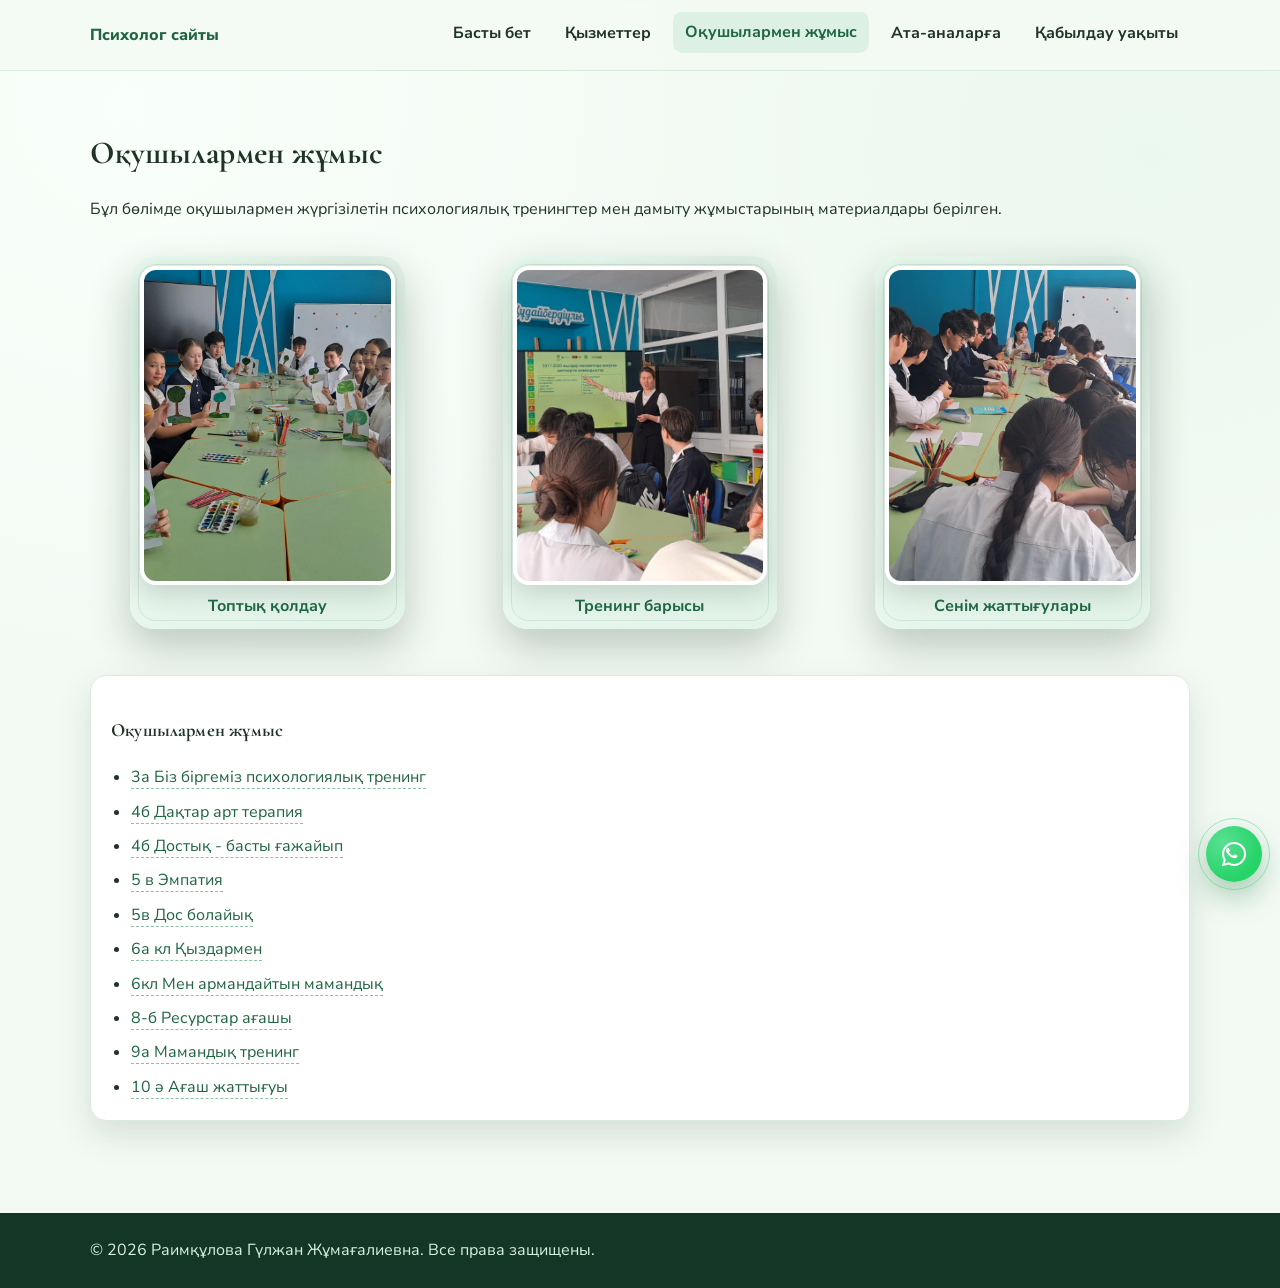
<file: psylogyy/okushylarmen-zhumys.html>
﻿<!doctype html>
<html lang="kk">
  <head>
    <meta charset="UTF-8" />
    <meta name="viewport" content="width=device-width, initial-scale=1.0" />
    <title>Оқушылармен жұмыс</title>
    <link rel="preconnect" href="https://fonts.googleapis.com" />
    <link rel="preconnect" href="https://fonts.gstatic.com" crossorigin />
    <link href="https://fonts.googleapis.com/css2?family=Manrope:wght@400;500;700;800&family=Marck+Script&display=swap" rel="stylesheet" />
    <link rel="stylesheet" href="styles.css" />
  </head>
  <body>
    <header class="site-header">
      <nav class="container nav">
        <a class="brand" href="index.html">Психолог сайты</a>
        <div class="menu">
          <a href="index.html">Басты бет</a>
          <a href="kyzmetter.html">Қызметтер</a>
          <a class="active" href="okushylarmen-zhumys.html">Оқушылармен жұмыс</a>
          <a href="ata-ana-akparat.html">Ата-аналарға</a>
          <a href="kabyldau-uakyty.html">Қабылдау уақыты</a>
        </div>
      </nav>
    </header>

    <main>
      <section class="section">
        <div class="container">
          <h2>Оқушылармен жұмыс</h2>
          <p>Бұл бөлімде оқушылармен жүргізілетін психологиялық тренингтер мен дамыту жұмыстарының материалдары берілген.</p>
          <div class="photo-grid" style="margin: 18px 0 30px;">
            <figure class="photo-frame">
              <img class="photo" src="sep.jpeg" alt="Сыныптағы топтық жұмыс сәті" />
              <figcaption class="photo-caption">Топтық қолдау</figcaption>
            </figure>
            <figure class="photo-frame">
              <img class="photo" src="tip.jpeg" alt="Психологиялық тренинг" />
              <figcaption class="photo-caption">Тренинг барысы</figcaption>
            </figure>
            <figure class="photo-frame">
              <img class="photo" src="sen.jpeg" alt="Сенім жаттығулары" />
              <figcaption class="photo-caption">Сенім жаттығулары</figcaption>
            </figure>
          </div>
          <div class="card">
            <h3>Оқушылармен жұмыс</h3>
            <ul class="list file-list">
              <li><a href="okushylarmen-zhumys/3а Біз біргеміз психологиялық тренинг.docx" target="_blank" rel="noopener noreferrer">3а Біз біргеміз психологиялық тренинг</a></li>
              <li><a href="okushylarmen-zhumys/4б Дақтар арт терапия.docx" target="_blank" rel="noopener noreferrer">4б Дақтар арт терапия</a></li>
              <li><a href="okushylarmen-zhumys/4б достық-басты ғажайып.docx" target="_blank" rel="noopener noreferrer">4б Достық - басты ғажайып</a></li>
              <li><a href="okushylarmen-zhumys/5 в Эмпатия.docx" target="_blank" rel="noopener noreferrer">5 в Эмпатия</a></li>
              <li><a href="okushylarmen-zhumys/5в дос болайық.docx" target="_blank" rel="noopener noreferrer">5в Дос болайық</a></li>
              <li><a href="okushylarmen-zhumys/6а кл қыздармен.docx" target="_blank" rel="noopener noreferrer">6а кл Қыздармен</a></li>
              <li><a href="okushylarmen-zhumys/6кл Мен армандайтын мамандық.docx" target="_blank" rel="noopener noreferrer">6кл Мен армандайтын мамандық</a></li>
              <li><a href="okushylarmen-zhumys/8-б Ресурстар ағашы.docx" target="_blank" rel="noopener noreferrer">8-б Ресурстар ағашы</a></li>
              <li><a href="okushylarmen-zhumys/9а Мамандық тренинг.docx" target="_blank" rel="noopener noreferrer">9а Мамандық тренинг</a></li>
              <li><a href="okushylarmen-zhumys/10 ә ағаш жаттығуы.docx" target="_blank" rel="noopener noreferrer">10 ә Ағаш жаттығуы</a></li>
            </ul>
          </div>
        </div>
      </section>
    </main>

    <a class="whatsapp-float" href="https://wa.me/77071679445" target="_blank" rel="noopener noreferrer" aria-label="WhatsApp">
      <svg viewBox="0 0 32 32" aria-hidden="true">
        <path d="M19.11 17.3c-.3-.15-1.76-.87-2.03-.97-.27-.1-.47-.15-.67.15-.2.3-.77.97-.95 1.17-.17.2-.35.22-.65.08-.3-.15-1.28-.47-2.44-1.5-.9-.8-1.5-1.78-1.67-2.08-.18-.3-.02-.46.13-.61.14-.14.3-.35.45-.52.15-.17.2-.3.3-.5.1-.2.05-.37-.03-.52-.08-.15-.67-1.62-.92-2.22-.24-.58-.49-.5-.67-.51-.17 0-.37-.01-.57-.01s-.52.07-.8.37c-.27.3-1.04 1.02-1.04 2.5s1.07 2.9 1.22 3.1c.15.2 2.1 3.2 5.08 4.49.71.31 1.27.49 1.7.62.72.23 1.38.2 1.9.12.58-.09 1.76-.72 2.01-1.42.25-.7.25-1.3.17-1.42-.07-.13-.27-.2-.57-.35z" />
        <path d="M16.05 3.2c-7.05 0-12.76 5.7-12.76 12.75 0 2.24.58 4.43 1.68 6.36L3 29l6.89-1.8a12.7 12.7 0 0 0 6.16 1.57h.01c7.04 0 12.75-5.7 12.75-12.75A12.75 12.75 0 0 0 16.05 3.2zm0 23.43h-.01c-1.9 0-3.77-.51-5.4-1.47l-.39-.23-4.09 1.07 1.09-3.99-.25-.41a10.58 10.58 0 0 1-1.62-5.63c0-5.87 4.78-10.65 10.66-10.65 5.88 0 10.65 4.78 10.65 10.66 0 5.87-4.78 10.65-10.64 10.65z" />
      </svg>
    </a>
    <footer class="site-footer"><div class="container">© 2026 Раимқұлова Гүлжан Жұмағалиевна. Все права защищены.</div></footer>
  </body>
</html>
</file>
<file: styles.css>
﻿@import url('https://fonts.googleapis.com/css2?family=Cormorant+Garamond:wght@500;600;700&family=Nunito+Sans:wght@400;600;700;800&display=swap');

:root {
  --font-sans: 'Rubik', 'Manrope', system-ui, -apple-system, sans-serif;
  --font-serif: 'Cormorant Garamond', Georgia, serif;
  --font-script: 'Marck Script', cursive;
  --ease-out: cubic-bezier(0.2, 0.8, 0.2, 1);
  --ease-spring: cubic-bezier(0.16, 1, 0.3, 1);
  --bg: #f4f8ff;
  --surface: #ffffff;
  --surface-soft: #edf4ff;
  --text: #1f3b73;
  --muted: #3f5f8f;
  --primary: #2563eb;
  --primary-dark: #1e40af;
  --accent: #93c5fd;
  --calm-sky: #dbeafe;
  --calm-sand: #eef2ff;
  --calm-mint: #e0f2fe;
  --ink-soft: #1f3b73;
  --border: rgba(37, 99, 235, 0.18);
  --border-soft: rgba(37, 99, 235, 0.12);
  --border-gradient: linear-gradient(135deg, rgba(147, 197, 253, 0.95), rgba(99, 102, 241, 0.35), rgba(37, 99, 235, 0.55));
  --shadow: 0 16px 40px rgba(30, 64, 175, 0.14);
  --shadow-sm: 0 10px 24px rgba(30, 64, 175, 0.12);
  --shadow-lg: 0 22px 56px rgba(30, 64, 175, 0.16);
  --focus-ring: rgba(37, 99, 235, 0.18);
  --radius-sm: 12px;
  --radius-md: 16px;
  --radius-lg: 24px;
}

* {
  box-sizing: border-box;
}

html {
  text-rendering: optimizeLegibility;
  -webkit-font-smoothing: antialiased;
  -moz-osx-font-smoothing: grayscale;
  scroll-padding-top: 92px;
}

body {
  margin: 0;
  font-family: var(--font-sans);
  color: var(--text);
  background:
    radial-gradient(circle at 10% 8%, #ffffff 0%, transparent 35%),
    radial-gradient(circle at 90% 12%, #e0ecff 0%, transparent 30%),
    var(--bg);
  line-height: 1.65;
  overflow-x: hidden;
  position: relative;
}

section[id] {
  scroll-margin-top: 96px;
}

.js body::before,
.js body::after {
  content: '';
  position: fixed;
  z-index: -1;
  pointer-events: none;
  transform: translate3d(0, 0, 0);
}

.js body::before {
  inset: 0;
  z-index: -2;
  opacity: 0.22;
  background: url('psychology-bg.svg') center / cover no-repeat;
  mix-blend-mode: multiply;
}

.js body::after {
  inset: -18vmax;
  opacity: 0.48;
  filter: blur(64px);
  animation: ambientDrift 18s var(--ease-out) infinite;
  background:
    radial-gradient(circle at 24% 18%, rgba(99, 102, 241, 0.22), transparent 54%),
    radial-gradient(circle at 76% 32%, rgba(37, 99, 235, 0.26), transparent 52%),
    radial-gradient(circle at 40% 78%, rgba(147, 197, 253, 0.28), transparent 55%),
    radial-gradient(circle at 84% 82%, rgba(147, 197, 253, 0.26), transparent 58%),
    radial-gradient(circle at 12% 58%, rgba(56, 189, 248, 0.18), transparent 56%);
}

.container {
  width: min(1120px, 92vw);
  margin: 0 auto;
  padding: 0 10px;
}

a {
  color: var(--primary-dark);
  text-decoration-color: rgba(37, 99, 235, 0.35);
  text-underline-offset: 3px;
  text-decoration-thickness: 2px;
}

a:hover {
  color: var(--primary);
  text-decoration-color: rgba(37, 99, 235, 0.6);
}

::selection {
  background: rgba(147, 197, 253, 0.45);
  color: var(--primary-dark);
}

.site-header {
  position: sticky;
  top: 0;
  z-index: 10;
  backdrop-filter: blur(8px);
  background: rgba(244, 248, 255, 0.92);
  border-bottom: 1px solid rgba(37, 99, 235, 0.14);
  box-shadow: 0 10px 24px rgba(30, 64, 175, 0.06);
  transition: background-color 220ms ease, box-shadow 220ms ease, border-color 220ms ease;
}

.site-header.is-scrolled {
  background: rgba(244, 248, 255, 0.98);
  border-bottom-color: rgba(37, 99, 235, 0.18);
  box-shadow: 0 16px 32px rgba(30, 64, 175, 0.1);
}

.scroll-progress {
  height: 3px;
  width: 100%;
  transform-origin: 0 50%;
  transform: scaleX(var(--scroll-progress, 0));
  background: linear-gradient(90deg, rgba(59, 130, 246, 1), rgba(99, 102, 241, 0.9), rgba(147, 197, 253, 0.85));
  box-shadow: 0 10px 22px rgba(37, 99, 235, 0.22);
}

.nav {
  min-height: 70px;
  display: flex;
  align-items: center;
  justify-content: space-between;
  gap: 14px;
  flex-wrap: wrap;
}

.brand {
  font-weight: 800;
  color: var(--primary-dark);
  text-decoration: none;
  letter-spacing: 0.01em;
  background: linear-gradient(135deg, rgba(29, 78, 216, 1), rgba(99, 102, 241, 0.95), rgba(56, 189, 248, 0.9));
  -webkit-background-clip: text;
  background-clip: text;
  color: transparent;
  filter: drop-shadow(0 10px 22px rgba(30, 64, 175, 0.18));
}

.menu {
  display: flex;
  gap: 10px;
  flex-wrap: wrap;
  overflow-x: auto;
  padding-bottom: 4px;
  scrollbar-width: thin;
}

.menu a {
  text-decoration: none;
  color: var(--text);
  font-weight: 700;
  padding: 8px 12px;
  border-radius: 999px;
  border: 1px solid transparent;
  transition: background-color 180ms ease, color 180ms ease, transform 180ms ease, border-color 180ms ease, box-shadow 180ms ease;
  position: relative;
}

.menu a::after {
  content: '';
  position: absolute;
  left: 12px;
  right: 12px;
  bottom: 5px;
  height: 2px;
  border-radius: 999px;
  background: linear-gradient(90deg, rgba(59, 130, 246, 0), rgba(59, 130, 246, 0.9), rgba(99, 102, 241, 0.6), rgba(59, 130, 246, 0));
  opacity: 0;
  transform: translateY(4px) scaleX(0.7);
  transition: opacity 180ms ease, transform 240ms var(--ease-out);
}

.menu a:hover,
.menu a.active {
  background: rgba(147, 197, 253, 0.3);
  border-color: rgba(37, 99, 235, 0.14);
  color: var(--primary-dark);
  transform: translateY(-1px);
}

.menu a:hover::after,
.menu a.active::after {
  opacity: 0.9;
  transform: translateY(0) scaleX(1);
}

.menu a:focus-visible {
  outline: none;
  box-shadow: 0 0 0 4px var(--focus-ring);
}

.hero {
  padding: 62px 0;
  position: relative;
  overflow: hidden;
}

.hero::before {
  content: '';
  position: absolute;
  width: 520px;
  height: 520px;
  border-radius: 50%;
  background: radial-gradient(circle at 35% 35%, rgba(99, 102, 241, 0.22), transparent 60%);
  top: -240px;
  left: -220px;
  filter: blur(18px);
  animation: heroBlob 12s var(--ease-out) infinite;
  pointer-events: none;
}

.hero::after {
  content: '';
  position: absolute;
  width: 620px;
  height: 620px;
  border-radius: 50%;
  background: radial-gradient(circle at 50% 50%, rgba(37, 99, 235, 0.16), transparent 62%);
  bottom: -320px;
  right: -320px;
  filter: blur(22px);
  animation: heroBlob 14s var(--ease-out) infinite reverse;
  pointer-events: none;
}

.hero__layout {
  display: grid;
  grid-template-columns: minmax(0, 1.35fr) minmax(260px, 420px);
  gap: 32px;
  align-items: center;
  position: relative;
  z-index: 1;
}

.hero__badge {
  margin: 0 0 10px;
  display: inline-block;
  padding: 6px 12px;
  border-radius: 999px;
  background: rgba(147, 197, 253, 0.32);
  color: var(--primary-dark);
  font-weight: 700;
  animation: calmPulse 3.6s ease-in-out infinite;
}

h1 {
  margin: 0;
  line-height: 1.2;
  font-size: clamp(2rem, 4vw, 3rem);
  font-family: var(--font-serif);
  letter-spacing: 0.01em;
  background: linear-gradient(135deg, rgba(15, 23, 42, 1), rgba(29, 78, 216, 0.95), rgba(99, 102, 241, 0.95));
  -webkit-background-clip: text;
  background-clip: text;
  color: transparent;
  filter: drop-shadow(0 18px 34px rgba(30, 64, 175, 0.18));
}

.hero__subtitle {
  margin: 12px 0 18px;
  font-family: var(--font-script);
  color: #1d4ed8;
  font-size: clamp(1.4rem, 2.4vw, 2rem);
}

.hero__actions {
  margin-top: 24px;
  display: flex;
  flex-wrap: wrap;
  gap: 12px;
}

.button {
  border: 1px solid transparent;
  text-decoration: none;
  border-radius: 14px;
  padding: 12px 18px;
  font-weight: 700;
  cursor: pointer;
  display: inline-block;
  transition: transform 180ms ease, box-shadow 180ms ease, background-color 180ms ease, border-color 180ms ease, filter 180ms ease;
  position: relative;
  overflow: hidden;
}

.button--primary {
  background: linear-gradient(135deg, rgba(59, 130, 246, 1), rgba(37, 99, 235, 1));
  color: #fff;
  box-shadow: 0 14px 26px rgba(30, 64, 175, 0.22);
  border-color: rgba(255, 255, 255, 0.35);
}

.button--primary::after {
  content: '';
  position: absolute;
  inset: -60% -100%;
  background: linear-gradient(90deg, rgba(255, 255, 255, 0), rgba(255, 255, 255, 0.42), rgba(255, 255, 255, 0));
  transform: translateX(-120%) rotate(18deg);
  transition: transform 700ms var(--ease-spring);
  opacity: 0.9;
}

.button--primary:hover::after {
  transform: translateX(120%) rotate(18deg);
}

.button--secondary {
  background: rgba(255, 255, 255, 0.9);
  color: var(--primary-dark);
  border-color: rgba(37, 99, 235, 0.16);
  box-shadow: 0 10px 18px rgba(30, 64, 175, 0.08);
}

.button:hover {
  transform: translateY(-1px);
  filter: saturate(1.08);
}

.button:active {
  transform: translateY(0);
  filter: saturate(1);
}

.button:focus-visible {
  outline: none;
  box-shadow: 0 0 0 4px var(--focus-ring), 0 14px 26px rgba(30, 64, 175, 0.18);
}

.photo-frame {
  position: relative;
  border-radius: 24px;
  padding: 10px;
  background: radial-gradient(circle at 18% 22%, rgba(147, 197, 253, 0.3), transparent 40%),
    radial-gradient(circle at 82% 14%, rgba(37, 99, 235, 0.18), transparent 36%),
    linear-gradient(155deg, #ffffff, #e8f0ff);
  box-shadow: 0 18px 42px rgba(30, 64, 175, 0.18);
  overflow: hidden;
  animation: floatCalm 7s ease-in-out infinite;
}

.photo-frame::after {
  content: '';
  position: absolute;
  inset: 8px;
  border-radius: 18px;
  border: 1px solid var(--border-soft);
  pointer-events: none;
}

.photo {
  display: block;
  width: 100%;
  aspect-ratio: 4/5;
  object-fit: cover;
  object-position: center top;
  border-radius: 16px;
  border: 4px solid #fff;
  box-shadow: 0 8px 28px rgba(30, 64, 175, 0.18);
  transition: transform 520ms var(--ease-out), filter 520ms var(--ease-out);
}

.photo-frame:hover .photo {
  transform: scale(1.035);
  filter: saturate(1.04) contrast(1.03);
}

.hero__photo {
  display: block;
  width: 100%;
  aspect-ratio: 4/5;
  object-fit: cover;
  object-position: center top;
  border-radius: 16px;
  border: 4px solid #fff;
  box-shadow: 0 8px 28px rgba(30, 64, 175, 0.18);
}

.hero__photo-frame {
  max-width: clamp(320px, 40vw, 430px);
}

.photo-grid {
  display: grid;
  grid-template-columns: repeat(auto-fit, minmax(220px, 1fr));
  gap: 18px;
  align-items: start;
}

.gallery {
  display: grid;
  grid-template-columns: repeat(12, minmax(0, 1fr));
  gap: 14px;
}

.gallery__item {
  grid-column: span 4;
}

.gallery__item--wide {
  grid-column: span 12;
}

.gallery__frame {
  position: relative;
  display: grid;
  place-items: center;
  width: 100%;
  min-height: 260px;
  border-radius: 22px;
  padding: 10px;
  text-decoration: none;
  border: 1px solid rgba(37, 99, 235, 0.16);
  background:
    radial-gradient(circle at 18% 22%, rgba(147, 197, 253, 0.22), transparent 44%),
    radial-gradient(circle at 82% 14%, rgba(37, 99, 235, 0.16), transparent 42%),
    linear-gradient(155deg, rgba(255, 255, 255, 0.92), rgba(232, 240, 255, 0.8));
  box-shadow: 0 18px 42px rgba(30, 64, 175, 0.14);
  overflow: hidden;
  transition: transform 260ms var(--ease-out), box-shadow 260ms var(--ease-out), border-color 260ms var(--ease-out);
}

.gallery__frame::after {
  content: '';
  position: absolute;
  inset: 10px;
  border-radius: 16px;
  border: 1px solid rgba(37, 99, 235, 0.12);
  pointer-events: none;
  opacity: 0.8;
}

.gallery__img {
  width: 100%;
  height: 100%;
  max-height: 340px;
  object-fit: contain;
  border-radius: 14px;
  background: rgba(255, 255, 255, 0.85);
  box-shadow: 0 10px 26px rgba(30, 64, 175, 0.12);
  transform: translateZ(0);
  transition: transform 520ms var(--ease-out), filter 520ms var(--ease-out);
}

.gallery__frame:hover {
  transform: translateY(-3px);
  box-shadow: 0 22px 56px rgba(30, 64, 175, 0.18);
  border-color: rgba(37, 99, 235, 0.22);
}

.gallery__frame:hover .gallery__img {
  transform: scale(1.02);
  filter: saturate(1.04) contrast(1.02);
}

.lightbox {
  position: fixed;
  inset: 0;
  z-index: 80;
  display: grid;
  place-items: center;
  padding: 18px;
  background: rgba(2, 6, 23, 0.6);
  backdrop-filter: blur(10px);
  opacity: 0;
  pointer-events: none;
  transition: opacity 220ms ease;
}

.lightbox.is-open {
  opacity: 1;
  pointer-events: auto;
}

.lightbox__panel {
  width: min(1100px, 96vw);
  max-height: 88vh;
  border-radius: 22px;
  overflow: hidden;
  border: 1px solid rgba(255, 255, 255, 0.16);
  background:
    radial-gradient(circle at 18% 22%, rgba(147, 197, 253, 0.18), transparent 44%),
    radial-gradient(circle at 82% 14%, rgba(99, 102, 241, 0.18), transparent 48%),
    rgba(255, 255, 255, 0.92);
  box-shadow: 0 28px 78px rgba(15, 23, 42, 0.42);
  transform: translateY(12px) scale(0.98);
  transition: transform 280ms var(--ease-out);
  display: grid;
  grid-template-rows: auto 1fr;
}

.lightbox.is-open .lightbox__panel {
  transform: translateY(0) scale(1);
}

.lightbox__topbar {
  display: flex;
  justify-content: space-between;
  align-items: center;
  gap: 12px;
  padding: 12px 12px 10px;
  border-bottom: 1px solid rgba(37, 99, 235, 0.12);
}

.lightbox__title {
  margin: 0;
  font-weight: 800;
  color: rgba(30, 64, 175, 0.95);
  font-size: 0.98rem;
}

.lightbox__close {
  appearance: none;
  border: 1px solid rgba(37, 99, 235, 0.18);
  background: rgba(255, 255, 255, 0.9);
  color: var(--primary-dark);
  font: inherit;
  font-weight: 800;
  padding: 8px 12px;
  border-radius: 14px;
  cursor: pointer;
  transition: transform 180ms ease, box-shadow 180ms ease;
}

.lightbox__close:hover {
  transform: translateY(-1px);
  box-shadow: 0 14px 26px rgba(30, 64, 175, 0.14);
}

.lightbox__img {
  width: 100%;
  height: 100%;
  max-height: calc(88vh - 56px);
  object-fit: contain;
  display: block;
  padding: 10px 12px 14px;
}

.photo-caption {
  margin-top: 8px;
  font-weight: 700;
  color: var(--primary-dark);
  text-align: center;
}

.section {
  padding: 56px 0;
}

.section--soft {
  background: linear-gradient(180deg, #eef5ff, var(--surface-soft));
}


h2 {
  margin: 0 0 14px;
  font-size: clamp(1.5rem, 3vw, 2rem);
  font-family: var(--font-serif);
  letter-spacing: 0.01em;
  position: relative;
  padding-bottom: 8px;
}

h2::after {
  content: '';
  position: absolute;
  left: 0;
  bottom: 0;
  width: 78px;
  height: 4px;
  border-radius: 999px;
  background: var(--border-gradient);
  opacity: 0.7;
}

h3 {
  font-family: var(--font-serif);
  letter-spacing: 0.01em;
}

.card-grid {
  display: grid;
  grid-template-columns: repeat(auto-fit, minmax(240px, 1fr));
  gap: 18px;
}

.card {
  position: relative;
  overflow: hidden;
  isolation: isolate;
  background:
    linear-gradient(180deg, rgba(255, 255, 255, 0.98), rgba(224, 242, 254, 0.18)) padding-box,
    var(--border-gradient) border-box;
  border-radius: var(--radius-md);
  padding: 20px;
  box-shadow: var(--shadow-sm);
  border: 1px solid transparent;
  transition: transform 260ms var(--ease-out), box-shadow 260ms var(--ease-out);
  animation: cardAppear 520ms ease both;
  will-change: transform;
}

.card::before {
  content: '';
  position: absolute;
  top: -140px;
  right: -140px;
  width: 280px;
  height: 280px;
  border-radius: 50%;
  background: radial-gradient(circle at 35% 35%, rgba(147, 197, 253, 0.55), transparent 62%);
  pointer-events: none;
  z-index: 0;
}

.card::after {
  content: '';
  position: absolute;
  inset: 0;
  background: linear-gradient(90deg, rgba(255, 255, 255, 0), rgba(255, 255, 255, 0.55), rgba(255, 255, 255, 0));
  transform: translateX(-140%) skewX(-12deg);
  opacity: 0;
  transition: transform 700ms var(--ease-spring), opacity 240ms ease;
  pointer-events: none;
  z-index: 0;
}

.card > * {
  position: relative;
  z-index: 1;
}

.card:hover {
  transform: translateY(-3px) scale(1.01);
  box-shadow: var(--shadow-lg);
}

.card:hover::after {
  opacity: 0.7;
  transform: translateX(140%) skewX(-12deg);
}

.list {
  margin: 0;
  padding-left: 20px;
}

.list li + li {
  margin-top: 8px;
}

.faq {
  display: grid;
  gap: 12px;
}

.doc-grid {
  margin-top: 16px;
  display: grid;
  grid-template-columns: repeat(12, minmax(0, 1fr));
  gap: 14px;
}

.teachers__hero {
  margin-bottom: 14px;
  padding: 26px;
  border-radius: 22px;
  border: 1px solid rgba(37, 99, 235, 0.16);
  background:
    radial-gradient(circle at 18% 22%, rgba(147, 197, 253, 0.25), transparent 44%),
    radial-gradient(circle at 82% 14%, rgba(99, 102, 241, 0.2), transparent 52%),
    rgba(255, 255, 255, 0.86);
  box-shadow: 0 18px 44px rgba(30, 64, 175, 0.12);
}

.teachers__eyebrow {
  margin: 0;
  display: inline-block;
  padding: 6px 12px;
  border-radius: 999px;
  background: rgba(224, 242, 254, 0.85);
  color: var(--primary-dark);
  font-weight: 900;
  letter-spacing: 0.06em;
  text-transform: uppercase;
  font-size: 0.82rem;
}

.teachers__title {
  margin: 12px 0 8px;
  padding-bottom: 0;
}

.teachers__title::after {
  content: none;
}

.teachers__lead {
  margin: 0;
  max-width: 78ch;
  color: #334155;
  font-weight: 700;
}

.doc-card {
  grid-column: span 4;
  display: grid;
  gap: 10px;
  padding: 16px 16px 14px;
  border-radius: 18px;
  text-decoration: none;
  color: var(--text);
  border: 1px solid rgba(37, 99, 235, 0.14);
  background:
    radial-gradient(circle at 18% 22%, rgba(147, 197, 253, 0.22), transparent 46%),
    radial-gradient(circle at 82% 14%, rgba(99, 102, 241, 0.18), transparent 52%),
    rgba(255, 255, 255, 0.9);
  box-shadow: 0 14px 34px rgba(30, 64, 175, 0.12);
  transition: transform 240ms var(--ease-out), box-shadow 240ms var(--ease-out), border-color 240ms var(--ease-out);
}

.doc-card--thumb {
  grid-column: span 6;
  grid-template-columns: 240px 1fr;
  align-items: stretch;
  padding: 14px;
  gap: 14px;
}

.doc-card__thumb {
  width: 100%;
  height: 100%;
  min-height: 170px;
  border-radius: 16px;
  object-fit: cover;
  background: rgba(255, 255, 255, 0.8);
  border: 1px solid rgba(37, 99, 235, 0.12);
  box-shadow: 0 12px 26px rgba(30, 64, 175, 0.12);
}

.doc-card__body {
  display: grid;
  align-content: start;
  gap: 10px;
  padding: 4px 4px 4px 0;
}

.doc-card:hover {
  transform: translateY(-3px);
  box-shadow: 0 20px 52px rgba(30, 64, 175, 0.16);
  border-color: rgba(37, 99, 235, 0.22);
}

.doc-card__icon {
  width: fit-content;
  padding: 6px 10px;
  border-radius: 999px;
  font-weight: 800;
  letter-spacing: 0.06em;
  font-size: 0.78rem;
  color: #ffffff;
  background: linear-gradient(135deg, rgba(37, 99, 235, 1), rgba(99, 102, 241, 0.95));
  box-shadow: 0 10px 22px rgba(30, 64, 175, 0.18);
}

.doc-card__title {
  font-weight: 900;
  color: rgba(15, 23, 42, 0.95);
  line-height: 1.25;
  font-size: 1.06rem;
}

.doc-card__meta {
  color: #334155;
  font-weight: 700;
  font-size: 0.92rem;
}

.doc-note {
  margin: 14px 0 0;
  color: #334155;
  font-weight: 700;
  opacity: 0.9;
}

details {
  background: linear-gradient(#ffffff, #ffffff) padding-box, var(--border-gradient) border-box;
  border-radius: var(--radius-sm);
  border: 1px solid transparent;
  padding: 12px 14px;
  box-shadow: 0 8px 22px rgba(30, 64, 175, 0.08);
}

summary {
  cursor: pointer;
  font-weight: 700;
  display: flex;
  align-items: center;
  justify-content: space-between;
  gap: 12px;
  list-style: none;
}

summary::-webkit-details-marker {
  display: none;
}

summary::after {
  content: '';
  width: 18px;
  height: 18px;
  flex: 0 0 18px;
  border-radius: 999px;
  background:
    linear-gradient(135deg, rgba(147, 197, 253, 0.95), rgba(37, 99, 235, 0.55));
  mask: url("data:image/svg+xml,%3Csvg xmlns='http://www.w3.org/2000/svg' viewBox='0 0 20 20'%3E%3Cpath fill='white' d='M5.25 7.5a.75.75 0 0 1 1.06 0L10 11.19l3.69-3.69a.75.75 0 1 1 1.06 1.06l-4.22 4.22a.75.75 0 0 1-1.06 0L5.25 8.56a.75.75 0 0 1 0-1.06Z'/%3E%3C/svg%3E") center / 16px 16px no-repeat;
  -webkit-mask: url("data:image/svg+xml,%3Csvg xmlns='http://www.w3.org/2000/svg' viewBox='0 0 20 20'%3E%3Cpath fill='white' d='M5.25 7.5a.75.75 0 0 1 1.06 0L10 11.19l3.69-3.69a.75.75 0 1 1 1.06 1.06l-4.22 4.22a.75.75 0 0 1-1.06 0L5.25 8.56a.75.75 0 0 1 0-1.06Z'/%3E%3C/svg%3E") center / 16px 16px no-repeat;
  transition: transform 180ms ease;
}

details[open] summary::after {
  transform: rotate(180deg);
}

.form {
  margin-top: 10px;
  max-width: 640px;
  display: grid;
  gap: 12px;
}

.form-status {
  margin: 2px 0 0;
  padding: 10px 12px;
  border-radius: 10px;
  font-weight: 700;
  opacity: 0;
  transform: translateY(4px);
  transition: opacity 180ms ease, transform 180ms ease;
  pointer-events: none;
}

.form-status--visible {
  opacity: 1;
  transform: translateY(0);
}

.form-status--success {
  color: #156f45;
  background: #e7f8ef;
  border: 1px solid #bfe8cd;
}

.form-status--error {
  color: #8b2d2d;
  background: #fdecec;
  border: 1px solid #f5c2c2;
}

label {
  display: grid;
  gap: 6px;
  font-weight: 700;
}

input,
textarea {
  border: 1px solid rgba(37, 99, 235, 0.22);
  border-radius: 10px;
  padding: 10px 12px;
  font: inherit;
  background: #ffffff;
}

input:focus,
textarea:focus {
  outline: none;
  border-color: rgba(37, 99, 235, 0.5);
  box-shadow: 0 0 0 4px var(--focus-ring);
}

.site-footer {
  background: linear-gradient(135deg, #2563eb, #1d4ed8);
  color: #eff6ff;
  padding: 24px 0;
  margin-top: 36px;
}

.site-footer a {
  color: #fff;
}

.appointment-page {
  background:
    radial-gradient(circle at 10% 8%, #ffffff 0%, transparent 32%),
    radial-gradient(circle at 88% 14%, #e0ecff 0%, transparent 30%),
    linear-gradient(180deg, #f4f8ff 0%, #eef5ff 100%);
}

.appointment {
  position: relative;
  overflow: hidden;
}

.appointment::before {
  content: '';
  position: absolute;
  inset: -120px;
  background:
    radial-gradient(circle at 20% 30%, rgba(99, 102, 241, 0.14), transparent 55%),
    radial-gradient(circle at 72% 18%, rgba(56, 189, 248, 0.14), transparent 55%),
    radial-gradient(circle at 68% 78%, rgba(147, 197, 253, 0.22), transparent 58%);
  filter: blur(6px);
  pointer-events: none;
  z-index: 0;
  animation: bookingGlow 10s var(--ease-out) infinite;
}

.appointment > .container {
  position: relative;
  z-index: 1;
}

.appointment__hero {
  margin-bottom: 22px;
  padding: 24px;
  border-radius: 22px;
  background:
    linear-gradient(140deg, rgba(147, 197, 253, 0.28), transparent 48%),
    linear-gradient(220deg, rgba(224, 242, 254, 0.6), transparent 52%),
    #fbfffd;
  border: 1px solid var(--border);
  box-shadow: 0 16px 36px rgba(30, 64, 175, 0.12);
  overflow: hidden;
}

.appointment__hero::after {
  content: '';
  position: absolute;
  inset: 0;
  background: linear-gradient(90deg, rgba(255, 255, 255, 0), rgba(255, 255, 255, 0.55), rgba(255, 255, 255, 0));
  transform: translateX(-140%) skewX(-14deg);
  opacity: 0;
  transition: transform 800ms var(--ease-spring), opacity 240ms ease;
  pointer-events: none;
}

.appointment__hero:hover::after {
  opacity: 0.7;
  transform: translateX(140%) skewX(-14deg);
}

.appointment__eyebrow {
  margin: 0;
  display: inline-block;
  padding: 6px 12px;
  border-radius: 999px;
  background: var(--calm-mint);
  color: var(--primary-dark);
  font-size: 0.86rem;
  font-weight: 800;
  letter-spacing: 0.05em;
  text-transform: uppercase;
}

.appointment__title {
  margin: 14px 0 6px;
  font-size: clamp(2rem, 4vw, 3rem);
  color: var(--ink-soft);
  padding-bottom: 0;
}

.appointment__title::after {
  content: none;
}

.appointment__lead {
  margin: 0;
  color: #3f564b;
  max-width: 70ch;
}

.booking-actions {
  margin-top: 18px;
  display: flex;
  flex-wrap: wrap;
  gap: 12px;
}

.booking-actions__primary {
  box-shadow: 0 18px 34px rgba(30, 64, 175, 0.24);
}

.booking-chips {
  margin-top: 14px;
  display: flex;
  flex-wrap: wrap;
  gap: 10px;
}

.chip {
  display: inline-flex;
  align-items: center;
  gap: 8px;
  padding: 8px 10px;
  border-radius: 999px;
  font-weight: 700;
  background: rgba(255, 255, 255, 0.78);
  border: 1px solid rgba(37, 99, 235, 0.14);
  box-shadow: 0 10px 22px rgba(30, 64, 175, 0.08);
}

.appointment-grid {
  display: grid;
  grid-template-columns: repeat(2, minmax(0, 1fr));
  gap: 18px;
}

.appointment-card {
  position: relative;
}

.appointment-card h2 {
  margin-bottom: 10px;
}

.appointment-card--form {
  grid-column: 1 / -1;
}

.appointment-card--form {
  background:
    radial-gradient(circle at 24% 22%, rgba(147, 197, 253, 0.32), transparent 46%),
    radial-gradient(circle at 80% 18%, rgba(99, 102, 241, 0.22), transparent 52%),
    rgba(255, 255, 255, 0.94);
}

.appointment-card--form .button--primary {
  width: fit-content;
  min-width: 220px;
}

.appointment-address {
  margin: 0 0 14px;
  padding: 12px 14px;
  border-radius: 12px;
  background: linear-gradient(150deg, rgba(224, 242, 254, 0.9), rgba(238, 242, 255, 0.75));
  border: 1px solid var(--border-soft);
  font-weight: 700;
}

.appointment-map-wrap {
  border-radius: 14px;
  overflow: hidden;
  border: 1px solid var(--border-soft);
  box-shadow: 0 10px 24px rgba(30, 64, 175, 0.14);
}

.appointment-map {
  width: 100%;
  min-height: 280px;
  border: 0;
  display: block;
}

.appointment-note {
  margin: 12px 0 0;
  color: #5b7267;
  font-size: 0.95rem;
}

.whatsapp-link {
  display: inline-flex;
  align-items: center;
  gap: 8px;
  color: #128c7e;
  font-weight: 800;
  text-decoration: none;
}

.whatsapp-link::before {
  content: '';
  width: 18px;
  height: 18px;
  border-radius: 50%;
  background: radial-gradient(circle at 32% 28%, #46d486 0%, #16a34a 80%);
  box-shadow: 0 0 0 3px rgba(22, 163, 74, 0.18);
}

.whatsapp-float {
  position: fixed;
  right: 18px;
  bottom: 18px;
  z-index: 30;
  width: 56px;
  height: 56px;
  border-radius: 50%;
  display: grid;
  place-items: center;
  background: radial-gradient(circle at 30% 30%, #58e092 0%, #25d366 70%);
  color: #fff;
  box-shadow: 0 14px 30px rgba(16, 110, 53, 0.35);
  animation: waPulse 2.4s ease-in-out infinite;
}

.whatsapp-float svg {
  width: 30px;
  height: 30px;
  fill: currentColor;
}

.whatsapp-float::before {
  content: '';
  position: absolute;
  inset: -8px;
  border-radius: 50%;
  border: 1px solid rgba(37, 211, 102, 0.42);
  animation: waRing 2.4s ease-out infinite;
}

.services-page {
  background:
    radial-gradient(circle at 15% 5%, #ffffff 0%, transparent 28%),
    radial-gradient(circle at 88% 16%, #e0ecff 0%, transparent 30%),
    linear-gradient(180deg, #f4f8ff 0%, #eef5ff 60%, #f7faff 100%);
}

.services {
  position: relative;
  overflow: hidden;
}

.services::before {
  content: '';
  position: absolute;
  width: 380px;
  height: 380px;
  border-radius: 50%;
  background: radial-gradient(circle, rgba(147, 197, 253, 0.24), transparent 66%);
  top: -120px;
  right: -130px;
  pointer-events: none;
}

.services__hero {
  margin-bottom: 28px;
  padding: 28px;
  border-radius: 24px;
  border: 1px solid var(--border);
  background:
    linear-gradient(135deg, rgba(238, 242, 255, 0.55), transparent 42%),
    linear-gradient(210deg, rgba(224, 242, 254, 0.6), transparent 54%),
    #fbfffd;
  box-shadow: 0 22px 48px rgba(30, 64, 175, 0.14);
}

.services__eyebrow {
  margin: 0;
  display: inline-block;
  padding: 6px 12px;
  border-radius: 999px;
  background: var(--calm-mint);
  color: var(--primary-dark);
  font-size: 0.88rem;
  font-weight: 800;
  text-transform: uppercase;
  letter-spacing: 0.06em;
}

.services__title {
  margin: 14px 0 8px;
  font-size: clamp(2.1rem, 4vw, 3.2rem);
  color: var(--ink-soft);
  padding-bottom: 0;
}

.services__title::after {
  content: none;
}

.services__lead {
  margin: 0;
  max-width: 70ch;
  color: #334155;
  font-size: clamp(1rem, 2vw, 1.18rem);
}

.services-grid {
  display: grid;
  grid-template-columns: repeat(auto-fit, minmax(250px, 1fr));
  gap: 20px;
}

.service-card {
  position: relative;
  padding: 24px 22px;
  border-radius: 22px;
  border: 1px solid transparent;
  background: linear-gradient(rgba(255, 255, 255, 0.94), rgba(255, 255, 255, 0.94)) padding-box, var(--border-gradient) border-box;
  box-shadow: 0 14px 34px rgba(30, 64, 175, 0.12);
  transition: transform 240ms ease, box-shadow 240ms ease;
  animation: cardRise 550ms ease both;
}

.service-card:nth-child(2) {
  animation-delay: 90ms;
}

.service-card:nth-child(3) {
  animation-delay: 180ms;
}

.service-card::before {
  content: '';
  position: absolute;
  left: 20px;
  top: 0;
  width: 56px;
  height: 4px;
  border-radius: 999px;
}

.service-card h3 {
  margin: 0 0 12px;
  font-size: 1.55rem;
  color: var(--ink-soft);
}

.service-card .list li {
  color: #334155;
}

.service-card--students {
  background:
    linear-gradient(160deg, rgba(219, 234, 254, 0.7), transparent 46%),
    rgba(255, 255, 255, 0.94);
}

.service-card--students::before {
  background: #60a5fa;
}

.service-card--parents {
  background:
    linear-gradient(160deg, rgba(238, 242, 255, 0.75), transparent 48%),
    rgba(255, 255, 255, 0.94);
}

.service-card--parents::before {
  background: #6366f1;
}

.service-card--teachers {
  background:
    linear-gradient(160deg, rgba(224, 242, 254, 0.75), transparent 50%),
    rgba(255, 255, 255, 0.94);
}

.service-card--teachers::before {
  background: #38bdf8;
}

.service-card:hover {
  transform: translateY(-4px);
  box-shadow: 0 20px 42px rgba(30, 64, 175, 0.18);
}

@keyframes cardRise {
  from {
    opacity: 0;
    transform: translateY(12px);
  }
  to {
    opacity: 1;
    transform: translateY(0);
  }
}

@media (max-width: 900px) {
  .hero__layout {
    grid-template-columns: 1fr;
    gap: 22px;
  }

  .hero__photo-frame {
    width: min(360px, 88vw);
    margin: 0 auto;
  }


  .nav {
    justify-content: center;
  }

  .brand {
    width: 100%;
    text-align: center;
  }

  .appointment-grid {
    grid-template-columns: 1fr;
  }

  .gallery__item {
    grid-column: span 6;
  }

  .doc-card {
    grid-column: span 12;
  }

  .doc-card--thumb {
    grid-template-columns: 200px 1fr;
  }
}

@keyframes calmPulse {
  0%,
  100% {
    transform: scale(1);
  }
  50% {
    transform: scale(1.04);
  }
}

@keyframes floatCalm {
  0%,
  100% {
    transform: translateY(0);
  }
  50% {
    transform: translateY(-5px);
  }
}


@keyframes waPulse {
  0%,
  100% {
    transform: scale(1);
  }
  50% {
    transform: scale(1.06);
  }
}

@keyframes waRing {
  0% {
    transform: scale(0.9);
    opacity: 0.7;
  }
  100% {
    transform: scale(1.35);
    opacity: 0;
  }
}

@keyframes cardAppear {
  from {
    opacity: 0;
    transform: translateY(10px);
  }
  to {
    opacity: 1;
    transform: translateY(0);
  }
}

@media (max-width: 600px) {
  .menu {
    gap: 6px;
  }

  .menu a {
    padding: 7px 9px;
    font-size: 0.92rem;
  }

  .button {
    width: 100%;
    text-align: center;
  }

  .section {
    padding: 46px 0;
  }

  .hero {
    padding: 46px 0 32px;
  }

  .hero__layout {
    text-align: center;
  }

  .hero__actions {
    justify-content: center;
  }

  .services__hero {
    padding: 20px;
  }

  .services__lead {
    font-size: 1rem;
  }

  .service-card {
    padding: 20px 16px;
  }

  .appointment__hero {
    padding: 18px;
  }

  .appointment-note {
    font-size: 0.92rem;
  }

  .appointment-map {
    min-height: 220px;
  }

  .whatsapp-float {
    width: 52px;
    height: 52px;
    right: 14px;
    bottom: 14px;
  }

  .gallery__item {
    grid-column: span 12;
  }

  .gallery__frame {
    min-height: 220px;
  }

  .gallery__img {
    max-height: 300px;
  }

  .doc-card {
    grid-column: span 12;
  }

  .doc-card--thumb {
    grid-template-columns: 1fr;
  }

  .doc-card__thumb {
    min-height: 240px;
    aspect-ratio: 16/10;
  }
}
.file-list a {
  color: var(--primary-dark);
  text-decoration: none;
  border-bottom: 1px dashed rgba(147, 197, 253, 0.85);
}

.file-list a:hover {
  color: var(--primary);
  border-bottom-color: var(--primary);
}

html.js body.page-enter {
  opacity: 0;
  transition: opacity 260ms ease;
}

html.js body.page-enter.page-ready {
  opacity: 1;
}

html.js body.page-leave {
  opacity: 0;
}

.js .reveal {
  opacity: 0;
  transform: translateY(14px);
  filter: blur(8px);
  transition: opacity 700ms var(--ease-out), transform 700ms var(--ease-out), filter 900ms var(--ease-out);
  transition-delay: var(--reveal-delay, 0ms);
}

.js .reveal.is-visible {
  opacity: 1;
  transform: translateY(0);
  filter: blur(0);
}

@keyframes ambientDrift {
  0% {
    transform: translate3d(-1.2%, -0.8%, 0) rotate(0deg);
  }
  50% {
    transform: translate3d(1.4%, 1.1%, 0) rotate(10deg);
  }
  100% {
    transform: translate3d(-1.2%, -0.8%, 0) rotate(0deg);
  }
}

@keyframes heroBlob {
  0% {
    transform: translate3d(0, 0, 0) scale(1);
  }
  50% {
    transform: translate3d(18px, 10px, 0) scale(1.05);
  }
  100% {
    transform: translate3d(0, 0, 0) scale(1);
  }
}

@keyframes bookingGlow {
  0%,
  100% {
    transform: translate3d(0, 0, 0);
    opacity: 0.75;
  }
  50% {
    transform: translate3d(18px, -12px, 0);
    opacity: 1;
  }
}

@media (prefers-reduced-motion: reduce) {
  *,
  *::before,
  *::after {
    animation: none !important;
    transition: none !important;
  }
}
</file>
<file: psylogyy/styles.css>
﻿@import url('https://fonts.googleapis.com/css2?family=Cormorant+Garamond:wght@500;600;700&family=Nunito+Sans:wght@400;600;700;800&display=swap');

:root {
  --bg: #f3faf4;
  --surface: #ffffff;
  --surface-soft: #e9f6ec;
  --text: #1f3327;
  --muted: #4d6657;
  --primary: #2f8a57;
  --primary-dark: #1f6540;
  --accent: #7fc59c;
  --calm-sky: #d7edf2;
  --calm-sand: #f4eadb;
  --calm-mint: #dff3e8;
  --ink-soft: #2e4036;
  --shadow: 0 14px 34px rgba(29, 71, 48, 0.14);
}

* {
  box-sizing: border-box;
}

body {
  margin: 0;
  font-family: 'Nunito Sans', system-ui, -apple-system, sans-serif;
  color: var(--text);
  background:
    radial-gradient(circle at 10% 8%, #f9fffa 0%, transparent 35%),
    radial-gradient(circle at 90% 12%, #ebf8ef 0%, transparent 30%),
    var(--bg);
  line-height: 1.65;
  overflow-x: hidden;
}

.container {
  width: min(1120px, 92vw);
  margin: 0 auto;
  padding: 0 10px;
}

.site-header {
  position: sticky;
  top: 0;
  z-index: 10;
  backdrop-filter: blur(8px);
  background: rgba(243, 250, 244, 0.92);
  border-bottom: 1px solid #d6ebdd;
}

.nav {
  min-height: 70px;
  display: flex;
  align-items: center;
  justify-content: space-between;
  gap: 14px;
  flex-wrap: wrap;
}

.brand {
  font-weight: 800;
  color: var(--primary-dark);
  text-decoration: none;
}

.menu {
  display: flex;
  gap: 10px;
  flex-wrap: wrap;
  overflow-x: auto;
  padding-bottom: 4px;
  scrollbar-width: thin;
}

.menu a {
  text-decoration: none;
  color: var(--text);
  font-weight: 700;
  padding: 8px 12px;
  border-radius: 10px;
  transition: background-color 180ms ease, color 180ms ease, transform 180ms ease;
}

.menu a:hover,
.menu a.active {
  background: #dcf1e3;
  color: var(--primary-dark);
  transform: translateY(-1px);
}

.hero {
  padding: 62px 0;
}

.hero__layout {
  display: grid;
  grid-template-columns: minmax(0, 1.4fr) minmax(240px, 340px);
  gap: 32px;
  align-items: center;
}

.hero__badge {
  margin: 0 0 10px;
  display: inline-block;
  padding: 6px 12px;
  border-radius: 999px;
  background: #ddf3e4;
  color: #1f6b42;
  font-weight: 700;
  animation: calmPulse 3.6s ease-in-out infinite;
}

h1 {
  margin: 0;
  line-height: 1.2;
  font-size: clamp(2rem, 4vw, 3rem);
  font-family: 'Cormorant Garamond', Georgia, serif;
  letter-spacing: 0.01em;
}

.hero__subtitle {
  margin: 12px 0 18px;
  font-family: 'Marck Script', cursive;
  color: #2b7b50;
  font-size: clamp(1.4rem, 2.4vw, 2rem);
}

.hero__actions {
  margin-top: 24px;
  display: flex;
  flex-wrap: wrap;
  gap: 12px;
}

.button {
  border: 0;
  text-decoration: none;
  border-radius: 12px;
  padding: 12px 18px;
  font-weight: 700;
  cursor: pointer;
  display: inline-block;
  transition: transform 180ms ease, box-shadow 180ms ease, background-color 180ms ease;
}

.button--primary {
  background: var(--primary);
  color: #fff;
  box-shadow: 0 10px 20px rgba(31, 101, 64, 0.24);
}

.button--secondary {
  background: #e9f6ec;
  color: var(--primary-dark);
}

.button:hover {
  transform: translateY(-1px);
}

.photo-frame {
  position: relative;
  border-radius: 24px;
  padding: 10px;
  background: radial-gradient(circle at 18% 22%, rgba(115, 196, 150, 0.24), transparent 40%),
    radial-gradient(circle at 82% 14%, rgba(69, 125, 90, 0.16), transparent 36%),
    linear-gradient(155deg, #f7fff9, #e2f3e8);
  box-shadow: 0 18px 42px rgba(12, 41, 27, 0.24);
  overflow: hidden;
  animation: floatCalm 7s ease-in-out infinite;
}

.photo-frame::after {
  content: '';
  position: absolute;
  inset: 8px;
  border-radius: 18px;
  border: 1px solid rgba(37, 104, 71, 0.12);
  pointer-events: none;
}

.photo {
  display: block;
  width: 100%;
  aspect-ratio: 4/5;
  object-fit: cover;
  object-position: center top;
  border-radius: 16px;
  border: 4px solid #fff;
  box-shadow: 0 8px 28px rgba(12, 41, 27, 0.18);
}

.hero__photo {
  display: block;
  width: 100%;
  aspect-ratio: 4/5;
  object-fit: cover;
  object-position: center top;
  border-radius: 16px;
  border: 4px solid #fff;
  box-shadow: 0 8px 28px rgba(12, 41, 27, 0.18);
}

.hero__photo-frame {
  max-width: 320px;
}

.photo-grid {
  display: grid;
  grid-template-columns: repeat(auto-fit, minmax(220px, 1fr));
  gap: 18px;
  align-items: start;
}

.photo-caption {
  margin-top: 8px;
  font-weight: 700;
  color: var(--primary-dark);
  text-align: center;
}

.section {
  padding: 56px 0;
}

.section--soft {
  background: linear-gradient(180deg, #edf8ef, var(--surface-soft));
}

h2 {
  margin: 0 0 14px;
  font-size: clamp(1.5rem, 3vw, 2rem);
  font-family: 'Cormorant Garamond', Georgia, serif;
  letter-spacing: 0.01em;
}

h3 {
  font-family: 'Cormorant Garamond', Georgia, serif;
  letter-spacing: 0.01em;
}

.card-grid {
  display: grid;
  grid-template-columns: repeat(auto-fit, minmax(240px, 1fr));
  gap: 18px;
}

.card {
  background: var(--surface);
  border-radius: 16px;
  padding: 20px;
  box-shadow: var(--shadow);
  border: 1px solid #d7ecde;
  transition: transform 200ms ease, box-shadow 200ms ease;
  animation: cardAppear 520ms ease both;
}

.card:hover {
  transform: translateY(-2px);
  box-shadow: 0 18px 36px rgba(29, 71, 48, 0.16);
}

.list {
  margin: 0;
  padding-left: 20px;
}

.list li + li {
  margin-top: 8px;
}

.faq {
  display: grid;
  gap: 12px;
}

details {
  background: #fff;
  border-radius: 12px;
  border: 1px solid #d5eadb;
  padding: 12px 14px;
}

summary {
  cursor: pointer;
  font-weight: 700;
}

.form {
  margin-top: 10px;
  max-width: 640px;
  display: grid;
  gap: 12px;
}

.form-status {
  margin: 2px 0 0;
  padding: 10px 12px;
  border-radius: 10px;
  font-weight: 700;
  opacity: 0;
  transform: translateY(4px);
  transition: opacity 180ms ease, transform 180ms ease;
  pointer-events: none;
}

.form-status--visible {
  opacity: 1;
  transform: translateY(0);
}

.form-status--success {
  color: #156f45;
  background: #e7f8ef;
  border: 1px solid #bfe8cd;
}

.form-status--error {
  color: #8b2d2d;
  background: #fdecec;
  border: 1px solid #f5c2c2;
}

label {
  display: grid;
  gap: 6px;
  font-weight: 700;
}

input,
textarea {
  border: 1px solid #bddbc8;
  border-radius: 10px;
  padding: 10px 12px;
  font: inherit;
  background: #fbfffc;
}

.site-footer {
  background: #143627;
  color: #d7f1df;
  padding: 24px 0;
  margin-top: 36px;
}

.site-footer a {
  color: #fff;
}

.appointment-page {
  background:
    radial-gradient(circle at 10% 8%, #f7fffb 0%, transparent 32%),
    radial-gradient(circle at 88% 14%, #e4f2ec 0%, transparent 30%),
    linear-gradient(180deg, #f2faf6 0%, #edf7f2 100%);
}

.appointment {
  position: relative;
}

.appointment__hero {
  margin-bottom: 22px;
  padding: 24px;
  border-radius: 22px;
  background:
    linear-gradient(140deg, rgba(127, 197, 156, 0.18), transparent 48%),
    linear-gradient(220deg, rgba(215, 237, 242, 0.45), transparent 52%),
    #fbfffd;
  border: 1px solid rgba(49, 118, 84, 0.16);
  box-shadow: 0 16px 36px rgba(24, 63, 44, 0.12);
}

.appointment__eyebrow {
  margin: 0;
  display: inline-block;
  padding: 6px 12px;
  border-radius: 999px;
  background: var(--calm-mint);
  color: var(--primary-dark);
  font-size: 0.86rem;
  font-weight: 800;
  letter-spacing: 0.05em;
  text-transform: uppercase;
}

.appointment__title {
  margin: 14px 0 6px;
  font-size: clamp(2rem, 4vw, 3rem);
  color: var(--ink-soft);
}

.appointment__lead {
  margin: 0;
  color: #3f564b;
  max-width: 70ch;
}

.appointment-grid {
  display: grid;
  grid-template-columns: repeat(2, minmax(0, 1fr));
  gap: 18px;
}

.appointment-card {
  position: relative;
}

.appointment-card h2 {
  margin-bottom: 10px;
}

.appointment-card--form {
  grid-column: 1 / -1;
}

.appointment-address {
  margin: 0 0 14px;
  padding: 12px 14px;
  border-radius: 12px;
  background: linear-gradient(150deg, rgba(223, 243, 232, 0.8), rgba(244, 234, 219, 0.6));
  border: 1px solid rgba(49, 118, 84, 0.14);
  font-weight: 700;
}

.appointment-map-wrap {
  border-radius: 14px;
  overflow: hidden;
  border: 1px solid rgba(49, 118, 84, 0.14);
  box-shadow: 0 10px 24px rgba(24, 63, 44, 0.14);
}

.appointment-map {
  width: 100%;
  min-height: 280px;
  border: 0;
  display: block;
}

.appointment-note {
  margin: 12px 0 0;
  color: #5b7267;
  font-size: 0.95rem;
}

.whatsapp-link {
  display: inline-flex;
  align-items: center;
  gap: 8px;
  color: #128c7e;
  font-weight: 800;
  text-decoration: none;
}

.whatsapp-link::before {
  content: '';
  width: 18px;
  height: 18px;
  border-radius: 50%;
  background: radial-gradient(circle at 32% 28%, #46d486 0%, #16a34a 80%);
  box-shadow: 0 0 0 3px rgba(22, 163, 74, 0.18);
}

.whatsapp-float {
  position: fixed;
  right: 18px;
  bottom: 18px;
  z-index: 30;
  width: 56px;
  height: 56px;
  border-radius: 50%;
  display: grid;
  place-items: center;
  background: radial-gradient(circle at 30% 30%, #58e092 0%, #25d366 70%);
  color: #fff;
  box-shadow: 0 14px 30px rgba(16, 110, 53, 0.35);
  animation: waPulse 2.4s ease-in-out infinite;
}

.whatsapp-float svg {
  width: 30px;
  height: 30px;
  fill: currentColor;
}

.whatsapp-float::before {
  content: '';
  position: absolute;
  inset: -8px;
  border-radius: 50%;
  border: 1px solid rgba(37, 211, 102, 0.42);
  animation: waRing 2.4s ease-out infinite;
}

.services-page {
  background:
    radial-gradient(circle at 15% 5%, #f8fffb 0%, transparent 28%),
    radial-gradient(circle at 88% 16%, #e2f2ef 0%, transparent 30%),
    linear-gradient(180deg, #f4faf8 0%, #edf6f2 60%, #f7fbf9 100%);
}

.services {
  position: relative;
  overflow: hidden;
}

.services::before {
  content: '';
  position: absolute;
  width: 380px;
  height: 380px;
  border-radius: 50%;
  background: radial-gradient(circle, rgba(151, 202, 174, 0.2), transparent 66%);
  top: -120px;
  right: -130px;
  pointer-events: none;
}

.services__hero {
  margin-bottom: 28px;
  padding: 28px;
  border-radius: 24px;
  border: 1px solid rgba(49, 118, 84, 0.16);
  background:
    linear-gradient(135deg, rgba(244, 234, 219, 0.4), transparent 42%),
    linear-gradient(210deg, rgba(215, 237, 242, 0.45), transparent 54%),
    #fbfffd;
  box-shadow: 0 22px 48px rgba(24, 63, 44, 0.14);
}

.services__eyebrow {
  margin: 0;
  display: inline-block;
  padding: 6px 12px;
  border-radius: 999px;
  background: var(--calm-mint);
  color: var(--primary-dark);
  font-size: 0.88rem;
  font-weight: 800;
  text-transform: uppercase;
  letter-spacing: 0.06em;
}

.services__title {
  margin: 14px 0 8px;
  font-size: clamp(2.1rem, 4vw, 3.2rem);
  color: var(--ink-soft);
}

.services__lead {
  margin: 0;
  max-width: 70ch;
  color: #3c5548;
  font-size: clamp(1rem, 2vw, 1.18rem);
}

.services-grid {
  display: grid;
  grid-template-columns: repeat(auto-fit, minmax(250px, 1fr));
  gap: 20px;
}

.service-card {
  position: relative;
  padding: 24px 22px;
  border-radius: 22px;
  border: 1px solid rgba(46, 98, 72, 0.14);
  background: rgba(255, 255, 255, 0.94);
  box-shadow: 0 14px 34px rgba(24, 63, 44, 0.12);
  transition: transform 240ms ease, box-shadow 240ms ease;
  animation: cardRise 550ms ease both;
}

.service-card:nth-child(2) {
  animation-delay: 90ms;
}

.service-card:nth-child(3) {
  animation-delay: 180ms;
}

.service-card::before {
  content: '';
  position: absolute;
  left: 20px;
  top: 0;
  width: 56px;
  height: 4px;
  border-radius: 999px;
}

.service-card h3 {
  margin: 0 0 12px;
  font-size: 1.55rem;
  color: var(--ink-soft);
}

.service-card .list li {
  color: #385146;
}

.service-card--students {
  background:
    linear-gradient(160deg, rgba(215, 237, 242, 0.36), transparent 46%),
    rgba(255, 255, 255, 0.94);
}

.service-card--students::before {
  background: #74b5c2;
}

.service-card--parents {
  background:
    linear-gradient(160deg, rgba(244, 234, 219, 0.52), transparent 48%),
    rgba(255, 255, 255, 0.94);
}

.service-card--parents::before {
  background: #d1a56e;
}

.service-card--teachers {
  background:
    linear-gradient(160deg, rgba(223, 243, 232, 0.6), transparent 50%),
    rgba(255, 255, 255, 0.94);
}

.service-card--teachers::before {
  background: #6fb88f;
}

.service-card:hover {
  transform: translateY(-4px);
  box-shadow: 0 20px 42px rgba(24, 63, 44, 0.18);
}

@keyframes cardRise {
  from {
    opacity: 0;
    transform: translateY(12px);
  }
  to {
    opacity: 1;
    transform: translateY(0);
  }
}

@media (max-width: 900px) {
  .hero__layout {
    grid-template-columns: 1fr;
    gap: 22px;
  }

  .hero__photo-frame {
    width: min(330px, 86vw);
    margin: 0 auto;
  }

  .nav {
    justify-content: center;
  }

  .brand {
    width: 100%;
    text-align: center;
  }

  .appointment-grid {
    grid-template-columns: 1fr;
  }
}

@keyframes calmPulse {
  0%,
  100% {
    transform: scale(1);
  }
  50% {
    transform: scale(1.04);
  }
}

@keyframes floatCalm {
  0%,
  100% {
    transform: translateY(0);
  }
  50% {
    transform: translateY(-5px);
  }
}

@keyframes waPulse {
  0%,
  100% {
    transform: scale(1);
  }
  50% {
    transform: scale(1.06);
  }
}

@keyframes waRing {
  0% {
    transform: scale(0.9);
    opacity: 0.7;
  }
  100% {
    transform: scale(1.35);
    opacity: 0;
  }
}

@keyframes cardAppear {
  from {
    opacity: 0;
    transform: translateY(10px);
  }
  to {
    opacity: 1;
    transform: translateY(0);
  }
}

@media (max-width: 600px) {
  .menu {
    gap: 6px;
  }

  .menu a {
    padding: 7px 9px;
    font-size: 0.92rem;
  }

  .button {
    width: 100%;
    text-align: center;
  }

  .section {
    padding: 46px 0;
  }

  .hero {
    padding: 46px 0 32px;
  }

  .hero__layout {
    text-align: center;
  }

  .hero__actions {
    justify-content: center;
  }

  .services__hero {
    padding: 20px;
  }

  .services__lead {
    font-size: 1rem;
  }

  .service-card {
    padding: 20px 16px;
  }

  .appointment__hero {
    padding: 18px;
  }

  .appointment-note {
    font-size: 0.92rem;
  }

  .appointment-map {
    min-height: 220px;
  }

  .whatsapp-float {
    width: 52px;
    height: 52px;
    right: 14px;
    bottom: 14px;
  }
}
.file-list a {
  color: var(--primary-dark);
  text-decoration: none;
  border-bottom: 1px dashed #8dbfa2;
}

.file-list a:hover {
  color: var(--primary);
  border-bottom-color: var(--primary);
}

@media (prefers-reduced-motion: reduce) {
  *,
  *::before,
  *::after {
    animation: none !important;
    transition: none !important;
  }
}
</file>
